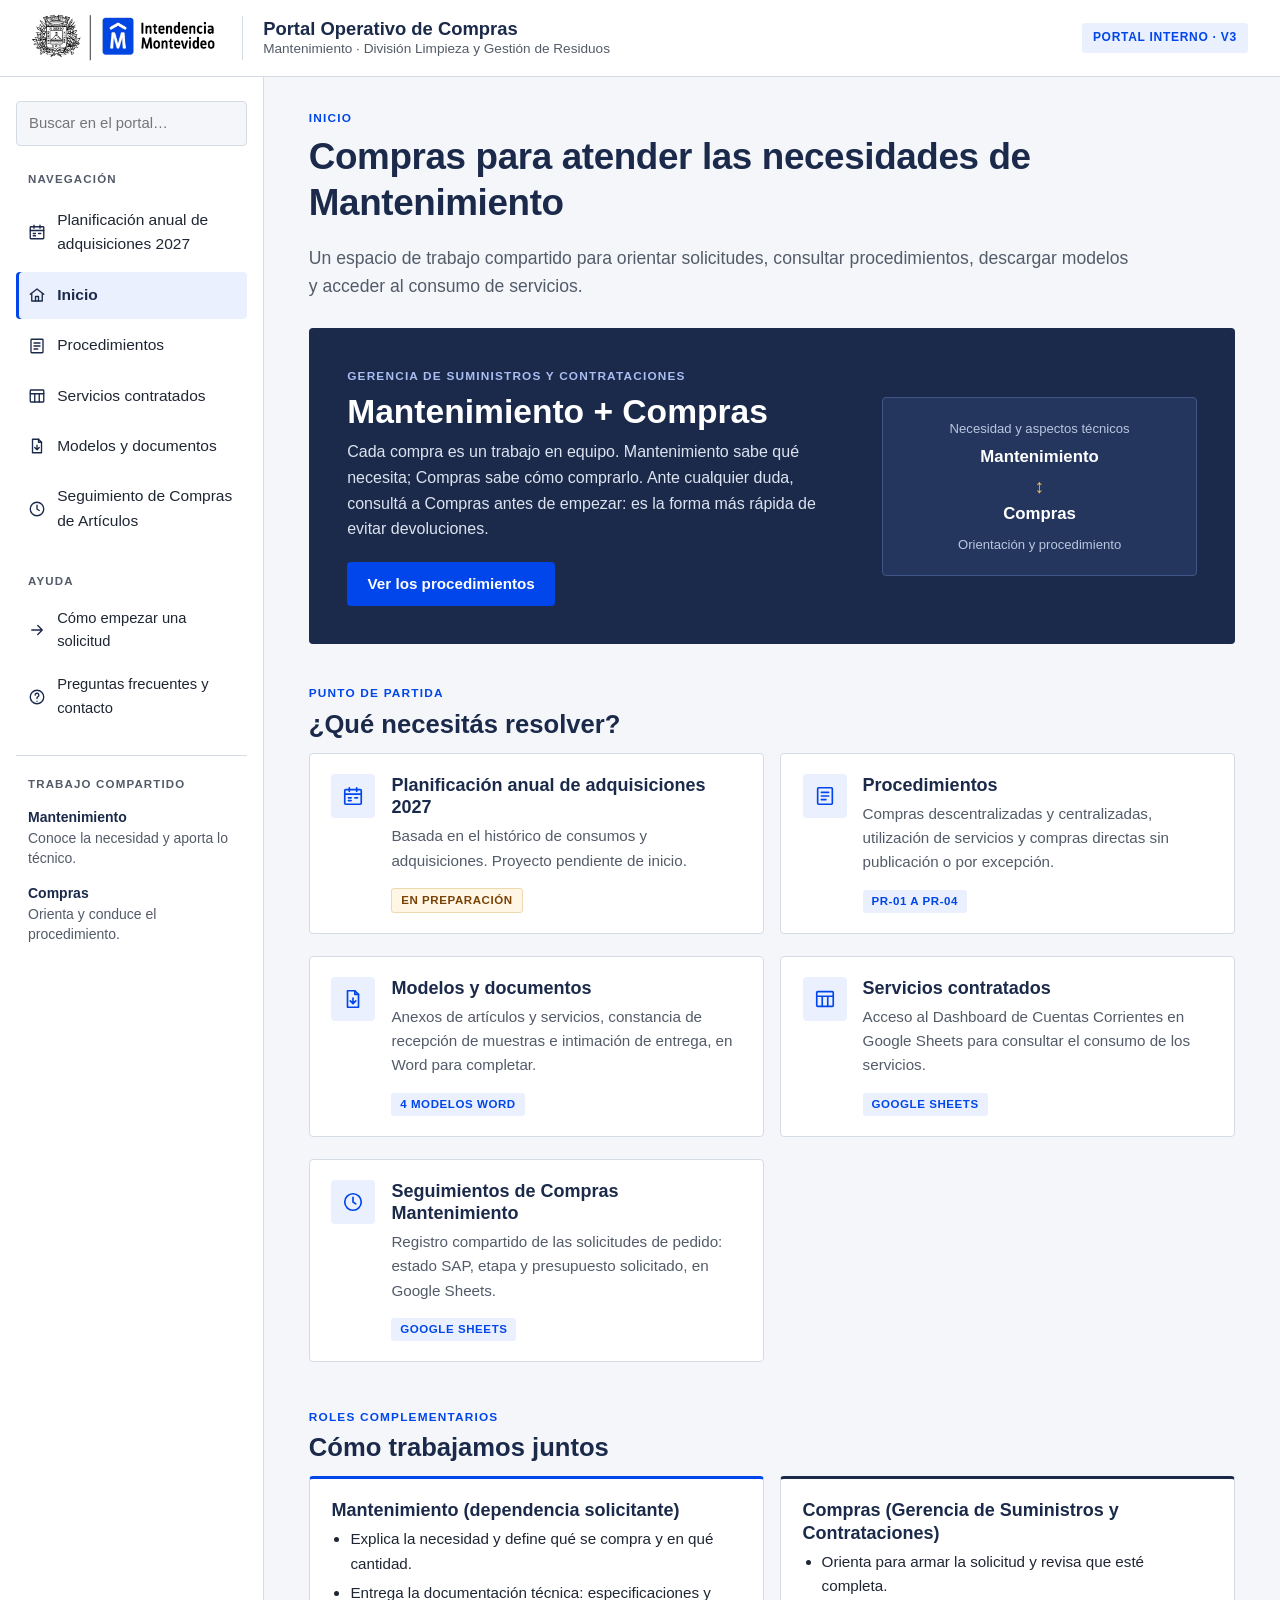
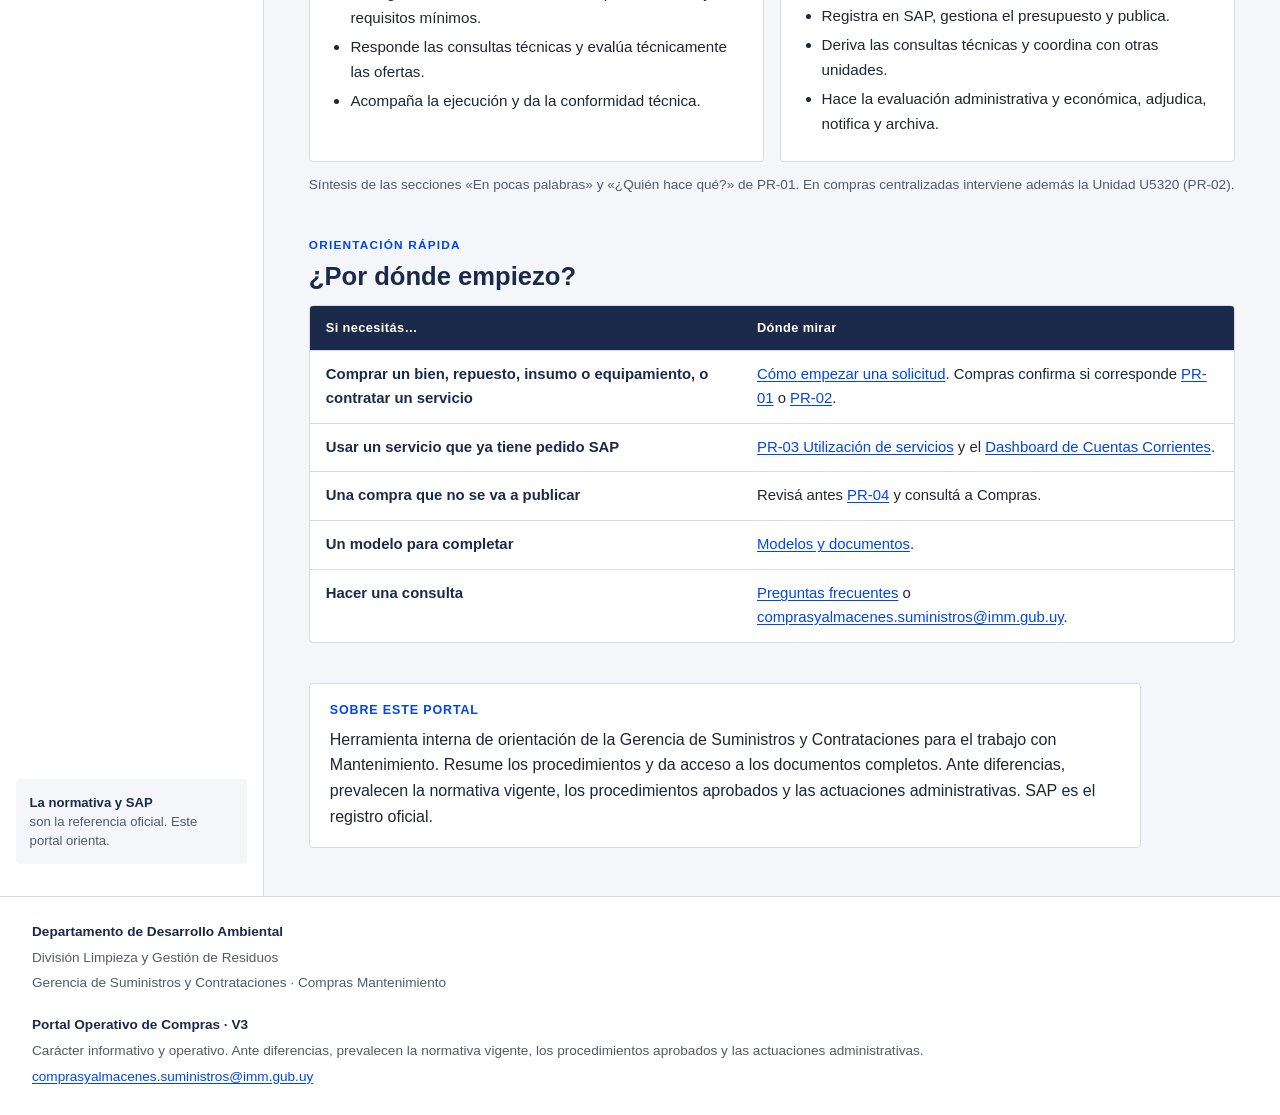
<file: index.html>
<!DOCTYPE html>
<html lang="es-UY">
<head>
  <meta charset="utf-8">
  <meta name="viewport" content="width=device-width, initial-scale=1">
  <title>Portal Operativo de Compras · Mantenimiento</title>
  <meta name="description" content="Portal interno para orientar solicitudes de compra, consultar procedimientos, descargar modelos y acceder al consumo de servicios.">
  <link rel="icon" href="assets/img/logo-im.png">
  <link rel="stylesheet" href="assets/css/styles.css">
</head>
<body>
  <a class="skip-link" href="#contenido">Ir al contenido</a>

  <header class="top">
    <div class="top__inner">
      <!-- EDITAR AQUÍ: logotipo institucional. Reemplazar assets/img/logo-im.png manteniendo el nombre. -->
      <a class="top__logo" href="index.html"><img src="assets/img/logo-im.png" alt="Intendencia de Montevideo" width="640" height="175"></a>
      <span class="top__sep" aria-hidden="true"></span>
      <div class="top__id">
        <a class="top__name" href="index.html">Portal Operativo de Compras</a>
        <span class="top__sub">Mantenimiento · División Limpieza y Gestión de Residuos</span>
      </div>
      <span class="top__tag">Portal interno · <span data-cfg="version">V3</span></span>
      <button class="nav-toggle" type="button" aria-expanded="false" aria-controls="menu"><span class="nav-toggle__bars" aria-hidden="true"></span>Menú</button>
    </div>
  </header>

  <div class="layout">
    <aside class="side" id="menu" aria-label="Menú del portal">
      <form class="search" id="search-form" role="search" autocomplete="off" hidden>
        <label for="search-input">Buscar en el portal</label>
        <input id="search-input" type="search" placeholder="Buscar en el portal…" aria-controls="search-results" aria-expanded="false">
        <ul class="search-results" id="search-results" hidden aria-live="polite"></ul>
      </form>
      <nav class="side-nav" aria-label="Navegación principal">
        <p class="side__label">Navegación</p>
        <ul><li><a href="planificacion.html"><svg viewBox="0 0 24 24" aria-hidden="true" focusable="false"><rect x="3" y="5" width="18" height="16" rx="1"/><path d="M3 10h18M8 3v4M16 3v4"/><path d="M7 14h3M7 17h3M14 14h3"/></svg><span>Planificación anual de adquisiciones 2027</span></a></li><li><a href="index.html" aria-current="page"><svg viewBox="0 0 24 24" aria-hidden="true" focusable="false"><path d="M3 11l9-7 9 7"/><path d="M5 10v10h14V10"/><path d="M10 20v-6h4v6"/></svg><span>Inicio</span></a></li><li><a href="procedimientos.html"><svg viewBox="0 0 24 24" aria-hidden="true" focusable="false"><rect x="4" y="3" width="16" height="18" rx="1"/><path d="M8 8h8M8 12h8M8 16h5"/></svg><span>Procedimientos</span></a></li><li><a href="servicios.html"><svg viewBox="0 0 24 24" aria-hidden="true" focusable="false"><rect x="3" y="4" width="18" height="16" rx="1"/><path d="M3 9h18M9 9v11M15 9v11"/></svg><span>Servicios contratados</span></a></li><li><a href="documentos.html"><svg viewBox="0 0 24 24" aria-hidden="true" focusable="false"><path d="M14 3H6v18h12V7z"/><path d="M14 3v4h4"/><path d="M12 11v6M9 14l3 3 3-3"/></svg><span>Modelos y documentos</span></a></li><li><a href="seguimiento.html"><svg viewBox="0 0 24 24" aria-hidden="true" focusable="false"><circle cx="12" cy="12" r="9"/><path d="M12 7v5l3 2"/></svg><span>Seguimiento de Compras de Artículos</span></a></li></ul>
      </nav>
      <nav class="side-nav side-nav--sec" aria-label="Ayuda">
        <p class="side__label">Ayuda</p>
        <ul><li><a href="como-empezar.html"><svg viewBox="0 0 24 24" aria-hidden="true" focusable="false"><path d="M5 12h14M13 6l6 6-6 6"/></svg><span>Cómo empezar una solicitud</span></a></li><li><a href="preguntas.html"><svg viewBox="0 0 24 24" aria-hidden="true" focusable="false"><circle cx="12" cy="12" r="9"/><path d="M9.5 9.5a2.5 2.5 0 1 1 3.5 2.3c-.6.3-1 .9-1 1.6V14"/><path d="M12 17.5v.01"/></svg><span>Preguntas frecuentes y contacto</span></a></li></ul>
      </nav>
      <div class="side__shared">
        <p class="side__label" style="margin-left:0">Trabajo compartido</p>
        <strong>Mantenimiento</strong>
        <p>Conoce la necesidad y aporta lo técnico.</p>
        <strong>Compras</strong>
        <p>Orienta y conduce el procedimiento.</p>
      </div>
      <div class="side__note"><strong>La normativa y SAP</strong>son la referencia oficial. Este portal orienta.</div>
    </aside>

    <main id="contenido" tabindex="-1">
      <div class="wrap">
        
        <header class="page-head">
          <span class="eyebrow">Inicio</span>
          <h1>Compras para atender las necesidades de Mantenimiento</h1>
          <p class="lead">Un espacio de trabajo compartido para orientar solicitudes, consultar procedimientos, descargar modelos y acceder al consumo de servicios.</p>
        </header>

        <section class="hero" aria-labelledby="hero-t">
          <div>
            <span class="eyebrow">Gerencia de Suministros y Contrataciones</span>
            <h2 id="hero-t">Mantenimiento + Compras</h2>
            <p>Cada compra es un trabajo en equipo. Mantenimiento sabe qué necesita; Compras sabe cómo comprarlo. Ante cualquier duda, consultá a Compras antes de empezar: es la forma más rápida de evitar devoluciones.</p>
            <a class="btn" href="procedimientos.html">Ver los procedimientos</a>
          </div>
          <div class="hero__pair" aria-hidden="true">
            <span>Necesidad y aspectos técnicos</span>
            <strong>Mantenimiento</strong>
            <span class="arrow">&#8597;</span>
            <strong>Compras</strong>
            <span>Orientación y procedimiento</span>
          </div>
        </section>

        <section class="section" aria-labelledby="accesos">
          <span class="eyebrow">Punto de partida</span>
          <h2 id="accesos">¿Qué necesitás resolver?</h2>
          <ul class="grid grid--2" style="list-style:none;padding:0;margin:0">
            <li class="card card--link"><span class="card__icon"><svg viewBox="0 0 24 24" aria-hidden="true" focusable="false"><rect x="3" y="5" width="18" height="16" rx="1"/><path d="M3 10h18M8 3v4M16 3v4"/><path d="M7 14h3M7 17h3M14 14h3"/></svg></span><div class="card__body">
              <h3><a href="planificacion.html">Planificación anual de adquisiciones 2027</a></h3>
              <p>Basada en el histórico de consumos y adquisiciones. Proyecto pendiente de inicio.</p>
              <div class="tags"><span class="pill pill--soon">En preparación</span></div></div></li>
            <li class="card card--link"><span class="card__icon"><svg viewBox="0 0 24 24" aria-hidden="true" focusable="false"><rect x="4" y="3" width="16" height="18" rx="1"/><path d="M8 8h8M8 12h8M8 16h5"/></svg></span><div class="card__body">
              <h3><a href="procedimientos.html">Procedimientos</a></h3>
              <p>Compras descentralizadas y centralizadas, utilización de servicios y compras directas sin publicación o por excepción.</p>
              <div class="tags"><span class="pill">PR-01 a PR-04</span></div></div></li>
            <li class="card card--link"><span class="card__icon"><svg viewBox="0 0 24 24" aria-hidden="true" focusable="false"><path d="M14 3H6v18h12V7z"/><path d="M14 3v4h4"/><path d="M12 11v6M9 14l3 3 3-3"/></svg></span><div class="card__body">
              <h3><a href="documentos.html">Modelos y documentos</a></h3>
              <p>Anexos de artículos y servicios, constancia de recepción de muestras e intimación de entrega, en Word para completar.</p>
              <div class="tags"><span class="pill">4 modelos Word</span></div></div></li>
            <li class="card card--link"><span class="card__icon"><svg viewBox="0 0 24 24" aria-hidden="true" focusable="false"><rect x="3" y="4" width="18" height="16" rx="1"/><path d="M3 9h18M9 9v11M15 9v11"/></svg></span><div class="card__body">
              <h3><a href="servicios.html">Servicios contratados</a></h3>
              <p>Acceso al Dashboard de Cuentas Corrientes en Google Sheets para consultar el consumo de los servicios.</p>
              <div class="tags"><span class="pill">Google Sheets</span></div></div></li>
            <li class="card card--link"><span class="card__icon"><svg viewBox="0 0 24 24" aria-hidden="true" focusable="false"><circle cx="12" cy="12" r="9"/><path d="M12 7v5l3 2"/></svg></span><div class="card__body">
              <h3><a href="seguimiento.html">Seguimientos de Compras Mantenimiento</a></h3>
              <p>Registro compartido de las solicitudes de pedido: estado SAP, etapa y presupuesto solicitado, en Google Sheets.</p>
              <div class="tags"><span class="pill">Google Sheets</span></div></div></li>
          </ul>
        </section>

        <section class="section" aria-labelledby="juntos">
          <span class="eyebrow">Roles complementarios</span>
          <h2 id="juntos">Cómo trabajamos juntos</h2>
          <div class="grid grid--2">
            <div class="card role role--dep">
              <h3>Mantenimiento (dependencia solicitante)</h3>
              <ul>
                <li>Explica la necesidad y define qué se compra y en qué cantidad.</li>
                <li>Entrega la documentación técnica: especificaciones y requisitos mínimos.</li>
                <li>Responde las consultas técnicas y evalúa técnicamente las ofertas.</li>
                <li>Acompaña la ejecución y da la conformidad técnica.</li>
              </ul>
            </div>
            <div class="card role role--compras">
              <h3>Compras (Gerencia de Suministros y Contrataciones)</h3>
              <ul>
                <li>Orienta para armar la solicitud y revisa que esté completa.</li>
                <li>Registra en SAP, gestiona el presupuesto y publica.</li>
                <li>Deriva las consultas técnicas y coordina con otras unidades.</li>
                <li>Hace la evaluación administrativa y económica, adjudica, notifica y archiva.</li>
              </ul>
            </div>
          </div>
          <p class="small" style="margin-top:.75rem">Síntesis de las secciones «En pocas palabras» y «¿Quién hace qué?» de PR-01. En compras centralizadas interviene además la Unidad U5320 (PR-02).</p>
        </section>

        <section class="section" id="por-donde" aria-labelledby="por-donde-t">
          <span class="eyebrow">Orientación rápida</span>
          <h2 id="por-donde-t">¿Por dónde empiezo?</h2>
          <div class="table-wrap">
            <table class="stack">
              <thead><tr><th scope="col">Si necesitás…</th><th scope="col">Dónde mirar</th></tr></thead>
              <tbody>
                <tr><th scope="row">Comprar un bien, repuesto, insumo o equipamiento, o contratar un servicio</th><td data-label="Dónde mirar"><a href="como-empezar.html">Cómo empezar una solicitud</a>. Compras confirma si corresponde <a href="pr-01.html">PR-01</a> o <a href="pr-02.html">PR-02</a>.</td></tr>
                <tr><th scope="row">Usar un servicio que ya tiene pedido SAP</th><td data-label="Dónde mirar"><a href="pr-03.html">PR-03 Utilización de servicios</a> y el <a href="servicios.html">Dashboard de Cuentas Corrientes</a>.</td></tr>
                <tr><th scope="row">Una compra que no se va a publicar</th><td data-label="Dónde mirar">Revisá antes <a href="pr-04.html">PR-04</a> y consultá a Compras.</td></tr>
                <tr><th scope="row">Un modelo para completar</th><td data-label="Dónde mirar"><a href="documentos.html#modelos">Modelos y documentos</a>.</td></tr>
                <tr><th scope="row">Hacer una consulta</th><td data-label="Dónde mirar"><a href="preguntas.html">Preguntas frecuentes</a> o <a href="mailto:comprasyalmacenes.suministros@imm.gub.uy">comprasyalmacenes.suministros@imm.gub.uy</a>.</td></tr>
              </tbody>
            </table>
          </div>
        </section>

        <section class="section" aria-labelledby="sobre">
          <div class="note note--plain measure">
            <span class="note__title" id="sobre">Sobre este portal</span>
            <p>Herramienta interna de orientación de la Gerencia de Suministros y Contrataciones para el trabajo con Mantenimiento. Resume los procedimientos y da acceso a los documentos completos. Ante diferencias, prevalecen la normativa vigente, los procedimientos aprobados y las actuaciones administrativas. SAP es el registro oficial.</p>
          </div>
        </section>
      </div>
    </main>
  </div>

  <footer class="foot">
    <div>
      <p><strong>Departamento de Desarrollo Ambiental</strong></p>
      <p>División Limpieza y Gestión de Residuos</p>
      <p>Gerencia de Suministros y Contrataciones · Compras Mantenimiento</p>
    </div>
    <div>
      <p><strong>Portal Operativo de Compras · <span data-cfg="version">V3</span></strong></p>
      <p>Carácter informativo y operativo. Ante diferencias, prevalecen la normativa vigente, los procedimientos aprobados y las actuaciones administrativas.</p>
      <p><a href="mailto:comprasyalmacenes.suministros@imm.gub.uy">comprasyalmacenes.suministros@imm.gub.uy</a></p>
    </div>
  </footer>

  <script src="assets/js/app.js"></script>
</body>
</html>
</file>
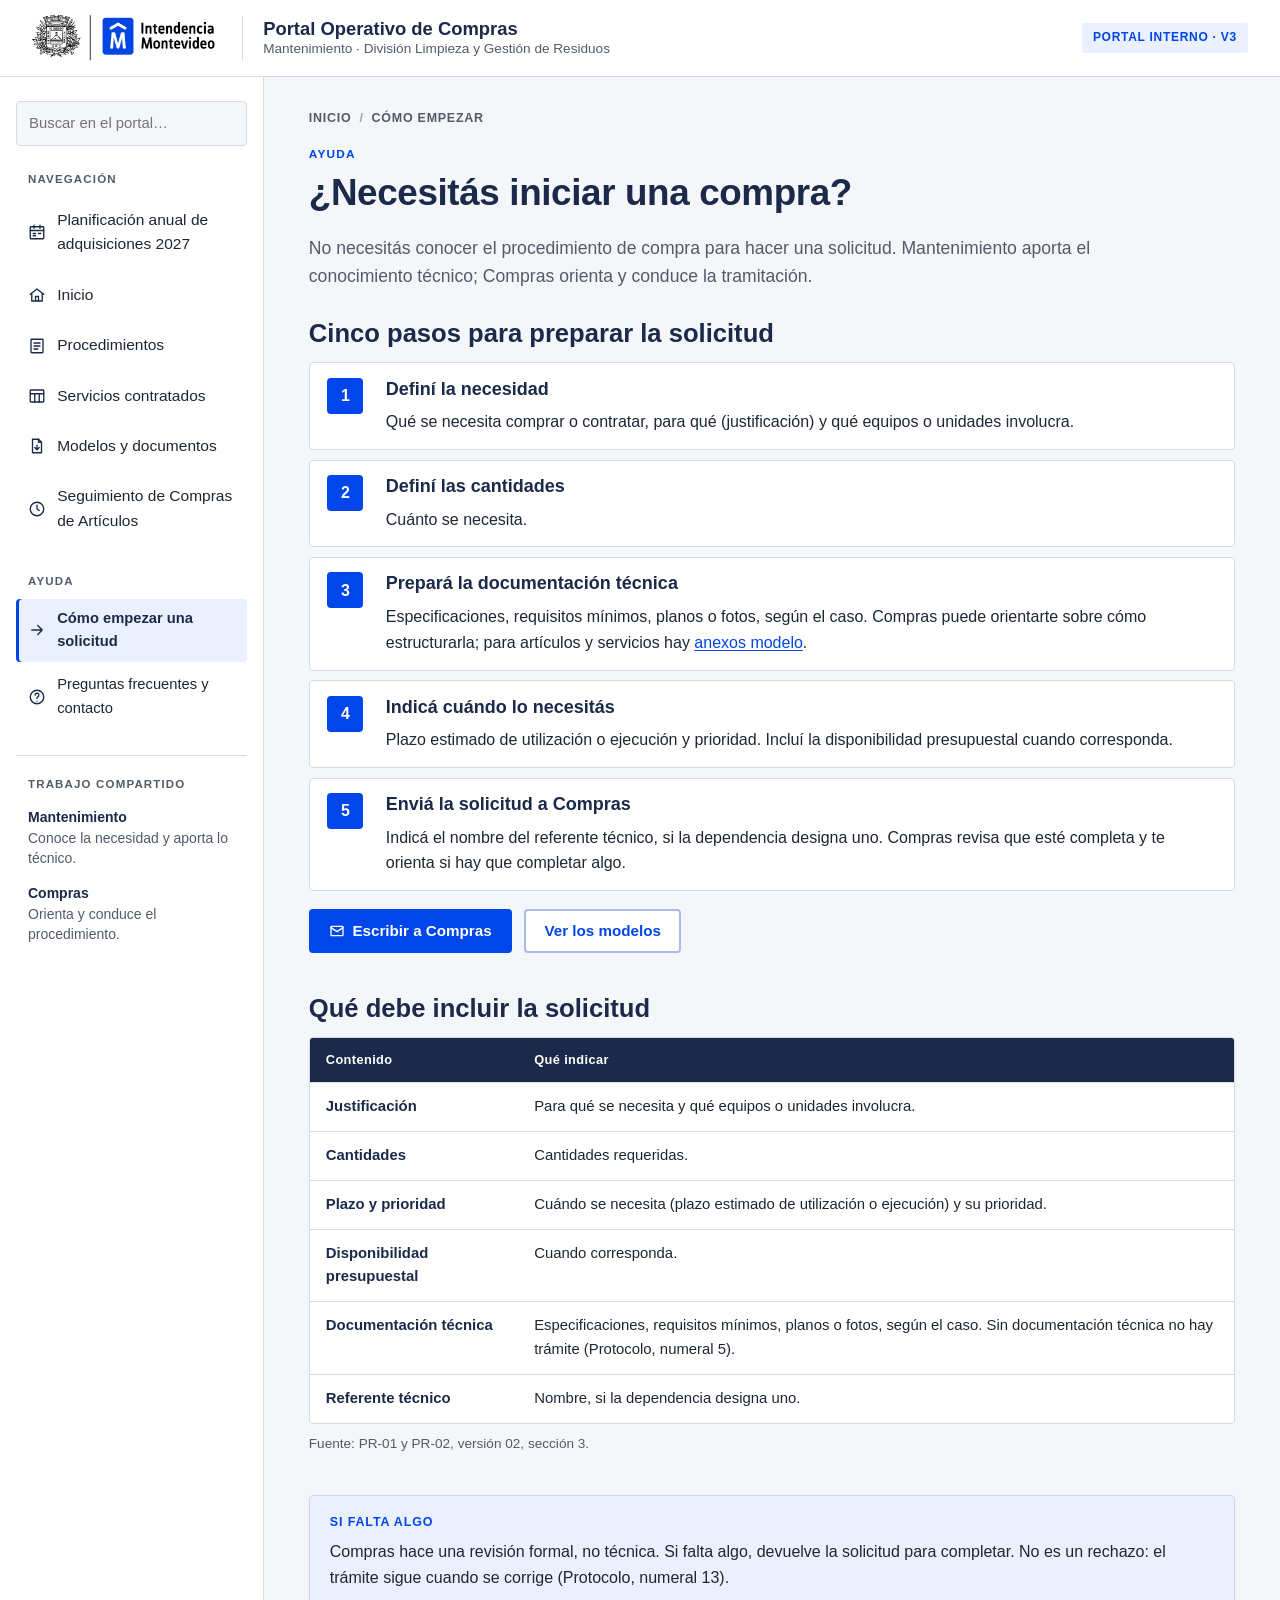
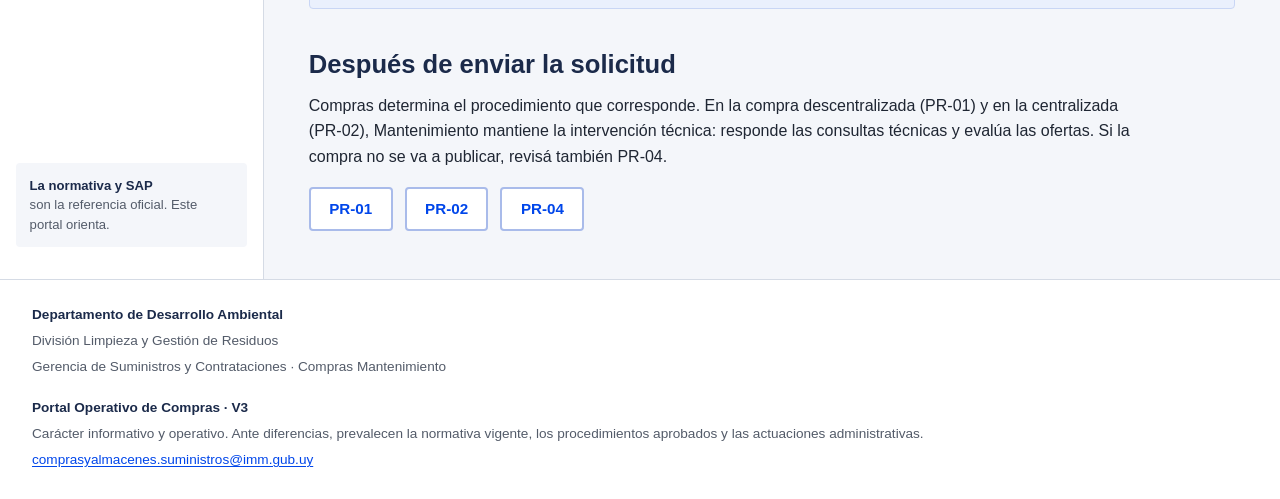
<file: como-empezar.html>
<!DOCTYPE html>
<html lang="es-UY">
<head>
  <meta charset="utf-8">
  <meta name="viewport" content="width=device-width, initial-scale=1">
  <title>Cómo empezar una solicitud · Portal Operativo de Compras</title>
  <meta name="description" content="Cómo preparar y presentar una solicitud de compra a Compras.">
  <link rel="icon" href="assets/img/logo-im.png">
  <link rel="stylesheet" href="assets/css/styles.css">
</head>
<body>
  <a class="skip-link" href="#contenido">Ir al contenido</a>

  <header class="top">
    <div class="top__inner">
      <!-- EDITAR AQUÍ: logotipo institucional. Reemplazar assets/img/logo-im.png manteniendo el nombre. -->
      <a class="top__logo" href="index.html"><img src="assets/img/logo-im.png" alt="Intendencia de Montevideo" width="640" height="175"></a>
      <span class="top__sep" aria-hidden="true"></span>
      <div class="top__id">
        <a class="top__name" href="index.html">Portal Operativo de Compras</a>
        <span class="top__sub">Mantenimiento · División Limpieza y Gestión de Residuos</span>
      </div>
      <span class="top__tag">Portal interno · <span data-cfg="version">V3</span></span>
      <button class="nav-toggle" type="button" aria-expanded="false" aria-controls="menu"><span class="nav-toggle__bars" aria-hidden="true"></span>Menú</button>
    </div>
  </header>

  <div class="layout">
    <aside class="side" id="menu" aria-label="Menú del portal">
      <form class="search" id="search-form" role="search" autocomplete="off" hidden>
        <label for="search-input">Buscar en el portal</label>
        <input id="search-input" type="search" placeholder="Buscar en el portal…" aria-controls="search-results" aria-expanded="false">
        <ul class="search-results" id="search-results" hidden aria-live="polite"></ul>
      </form>
      <nav class="side-nav" aria-label="Navegación principal">
        <p class="side__label">Navegación</p>
        <ul><li><a href="planificacion.html"><svg viewBox="0 0 24 24" aria-hidden="true" focusable="false"><rect x="3" y="5" width="18" height="16" rx="1"/><path d="M3 10h18M8 3v4M16 3v4"/><path d="M7 14h3M7 17h3M14 14h3"/></svg><span>Planificación anual de adquisiciones 2027</span></a></li><li><a href="index.html"><svg viewBox="0 0 24 24" aria-hidden="true" focusable="false"><path d="M3 11l9-7 9 7"/><path d="M5 10v10h14V10"/><path d="M10 20v-6h4v6"/></svg><span>Inicio</span></a></li><li><a href="procedimientos.html"><svg viewBox="0 0 24 24" aria-hidden="true" focusable="false"><rect x="4" y="3" width="16" height="18" rx="1"/><path d="M8 8h8M8 12h8M8 16h5"/></svg><span>Procedimientos</span></a></li><li><a href="servicios.html"><svg viewBox="0 0 24 24" aria-hidden="true" focusable="false"><rect x="3" y="4" width="18" height="16" rx="1"/><path d="M3 9h18M9 9v11M15 9v11"/></svg><span>Servicios contratados</span></a></li><li><a href="documentos.html"><svg viewBox="0 0 24 24" aria-hidden="true" focusable="false"><path d="M14 3H6v18h12V7z"/><path d="M14 3v4h4"/><path d="M12 11v6M9 14l3 3 3-3"/></svg><span>Modelos y documentos</span></a></li><li><a href="seguimiento.html"><svg viewBox="0 0 24 24" aria-hidden="true" focusable="false"><circle cx="12" cy="12" r="9"/><path d="M12 7v5l3 2"/></svg><span>Seguimiento de Compras de Artículos</span></a></li></ul>
      </nav>
      <nav class="side-nav side-nav--sec" aria-label="Ayuda">
        <p class="side__label">Ayuda</p>
        <ul><li><a href="como-empezar.html" aria-current="page"><svg viewBox="0 0 24 24" aria-hidden="true" focusable="false"><path d="M5 12h14M13 6l6 6-6 6"/></svg><span>Cómo empezar una solicitud</span></a></li><li><a href="preguntas.html"><svg viewBox="0 0 24 24" aria-hidden="true" focusable="false"><circle cx="12" cy="12" r="9"/><path d="M9.5 9.5a2.5 2.5 0 1 1 3.5 2.3c-.6.3-1 .9-1 1.6V14"/><path d="M12 17.5v.01"/></svg><span>Preguntas frecuentes y contacto</span></a></li></ul>
      </nav>
      <div class="side__shared">
        <p class="side__label" style="margin-left:0">Trabajo compartido</p>
        <strong>Mantenimiento</strong>
        <p>Conoce la necesidad y aporta lo técnico.</p>
        <strong>Compras</strong>
        <p>Orienta y conduce el procedimiento.</p>
      </div>
      <div class="side__note"><strong>La normativa y SAP</strong>son la referencia oficial. Este portal orienta.</div>
    </aside>

    <main id="contenido" tabindex="-1">
      <div class="wrap">
        <nav aria-label="Ruta de navegación"><ol class="crumbs"><li><a href="index.html">Inicio</a></li><li aria-current="page">Cómo empezar</li></ol></nav>
        <header class="page-head">
          <span class="eyebrow">Ayuda</span>
          <h1>¿Necesitás iniciar una compra?</h1>
          <p class="lead">No necesitás conocer el procedimiento de compra para hacer una solicitud. Mantenimiento aporta el conocimiento técnico; Compras orienta y conduce la tramitación.</p>
        </header>

        <section class="section" style="margin-top:0" aria-labelledby="cinco">
          <h2 id="cinco">Cinco pasos para preparar la solicitud</h2>
          <ol class="steps">
            <li class="step step--dep"><span class="step__n" aria-hidden="true">1</span><div><h3>Definí la necesidad</h3><p>Qué se necesita comprar o contratar, para qué (justificación) y qué equipos o unidades involucra.</p></div></li>
            <li class="step step--dep"><span class="step__n" aria-hidden="true">2</span><div><h3>Definí las cantidades</h3><p>Cuánto se necesita.</p></div></li>
            <li class="step step--dep"><span class="step__n" aria-hidden="true">3</span><div><h3>Prepará la documentación técnica</h3><p>Especificaciones, requisitos mínimos, planos o fotos, según el caso. Compras puede orientarte sobre cómo estructurarla; para artículos y servicios hay <a href="documentos.html#modelos">anexos modelo</a>.</p></div></li>
            <li class="step step--dep"><span class="step__n" aria-hidden="true">4</span><div><h3>Indicá cuándo lo necesitás</h3><p>Plazo estimado de utilización o ejecución y prioridad. Incluí la disponibilidad presupuestal cuando corresponda.</p></div></li>
            <li class="step step--dep"><span class="step__n" aria-hidden="true">5</span><div><h3>Enviá la solicitud a Compras</h3><p>Indicá el nombre del referente técnico, si la dependencia designa uno. Compras revisa que esté completa y te orienta si hay que completar algo.</p></div></li>
          </ol>
          <div class="btn-row"><a class="btn" href="mailto:comprasyalmacenes.suministros@imm.gub.uy?subject=Solicitud%20de%20compra"><svg viewBox="0 0 24 24" aria-hidden="true" focusable="false"><rect x="3" y="5" width="18" height="14" rx="1"/><path d="M3 7l9 6 9-6"/></svg>Escribir a Compras</a><a class="btn btn--sec" href="documentos.html#modelos">Ver los modelos</a></div>
        </section>

        <section class="section" aria-labelledby="contenido-t">
          <h2 id="contenido-t">Qué debe incluir la solicitud</h2>
          <div class="table-wrap"><table class="stack">
            <thead><tr><th scope="col">Contenido</th><th scope="col">Qué indicar</th></tr></thead>
            <tbody>
              <tr><th scope="row">Justificación</th><td data-label="Qué indicar">Para qué se necesita y qué equipos o unidades involucra.</td></tr>
              <tr><th scope="row">Cantidades</th><td data-label="Qué indicar">Cantidades requeridas.</td></tr>
              <tr><th scope="row">Plazo y prioridad</th><td data-label="Qué indicar">Cuándo se necesita (plazo estimado de utilización o ejecución) y su prioridad.</td></tr>
              <tr><th scope="row">Disponibilidad presupuestal</th><td data-label="Qué indicar">Cuando corresponda.</td></tr>
              <tr><th scope="row">Documentación técnica</th><td data-label="Qué indicar">Especificaciones, requisitos mínimos, planos o fotos, según el caso. Sin documentación técnica no hay trámite (Protocolo, numeral 5).</td></tr>
              <tr><th scope="row">Referente técnico</th><td data-label="Qué indicar">Nombre, si la dependencia designa uno.</td></tr>
            </tbody></table></div>
          <p class="small" style="margin-top:.6rem">Fuente: PR-01 y PR-02, versión 02, sección 3.</p>
        </section>

        <section class="section" aria-labelledby="falta">
          <div class="note">
            <span class="note__title" id="falta">Si falta algo</span>
            <p>Compras hace una revisión formal, no técnica. Si falta algo, devuelve la solicitud para completar. No es un rechazo: el trámite sigue cuando se corrige (Protocolo, numeral 13).</p>
          </div>
        </section>

        <section class="section" aria-labelledby="despues">
          <h2 id="despues">Después de enviar la solicitud</h2>
          <p class="measure">Compras determina el procedimiento que corresponde. En la compra descentralizada (PR-01) y en la centralizada (PR-02), Mantenimiento mantiene la intervención técnica: responde las consultas técnicas y evalúa las ofertas. Si la compra no se va a publicar, revisá también PR-04.</p>
          <div class="btn-row"><a class="btn btn--sec" href="pr-01.html">PR-01</a><a class="btn btn--sec" href="pr-02.html">PR-02</a><a class="btn btn--sec" href="pr-04.html">PR-04</a></div>
        </section>
      </div>
    </main>
  </div>

  <footer class="foot">
    <div>
      <p><strong>Departamento de Desarrollo Ambiental</strong></p>
      <p>División Limpieza y Gestión de Residuos</p>
      <p>Gerencia de Suministros y Contrataciones · Compras Mantenimiento</p>
    </div>
    <div>
      <p><strong>Portal Operativo de Compras · <span data-cfg="version">V3</span></strong></p>
      <p>Carácter informativo y operativo. Ante diferencias, prevalecen la normativa vigente, los procedimientos aprobados y las actuaciones administrativas.</p>
      <p><a href="mailto:comprasyalmacenes.suministros@imm.gub.uy">comprasyalmacenes.suministros@imm.gub.uy</a></p>
    </div>
  </footer>

  <script src="assets/js/app.js"></script>
</body>
</html>
</file>
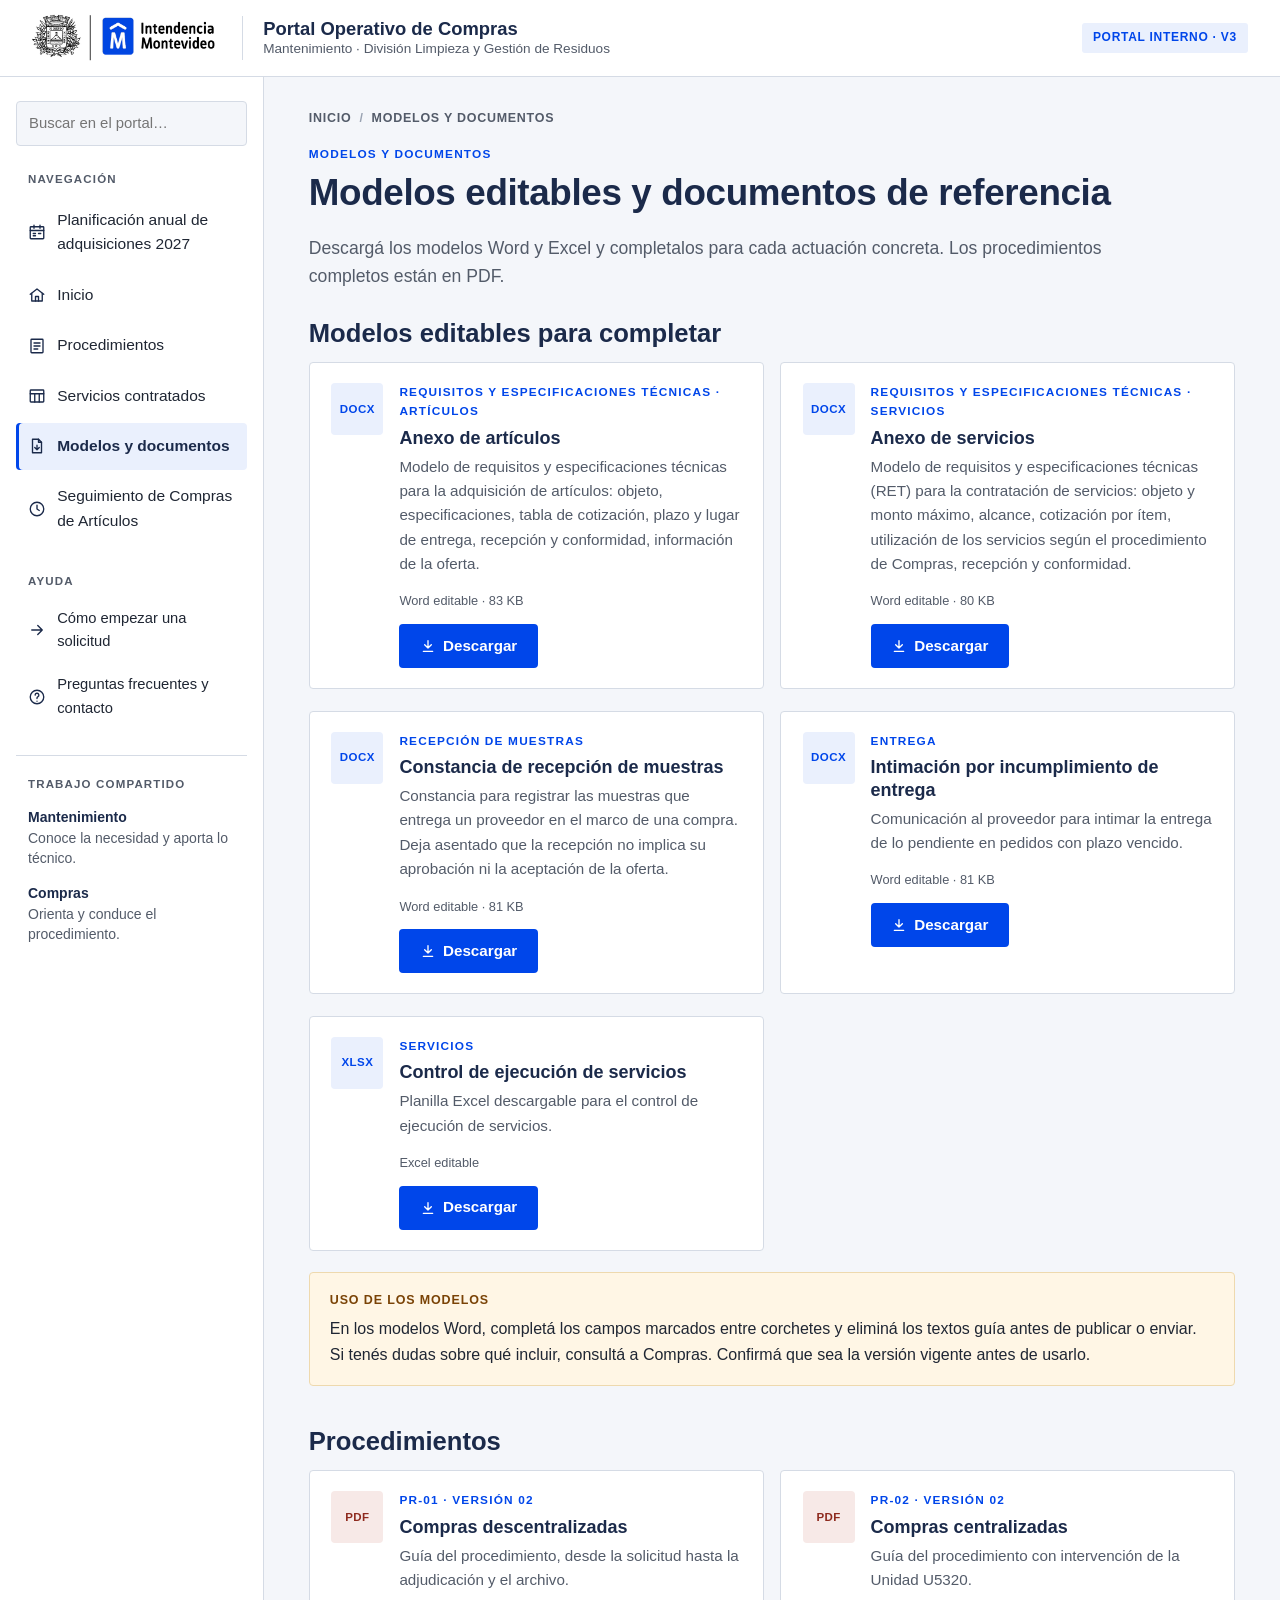
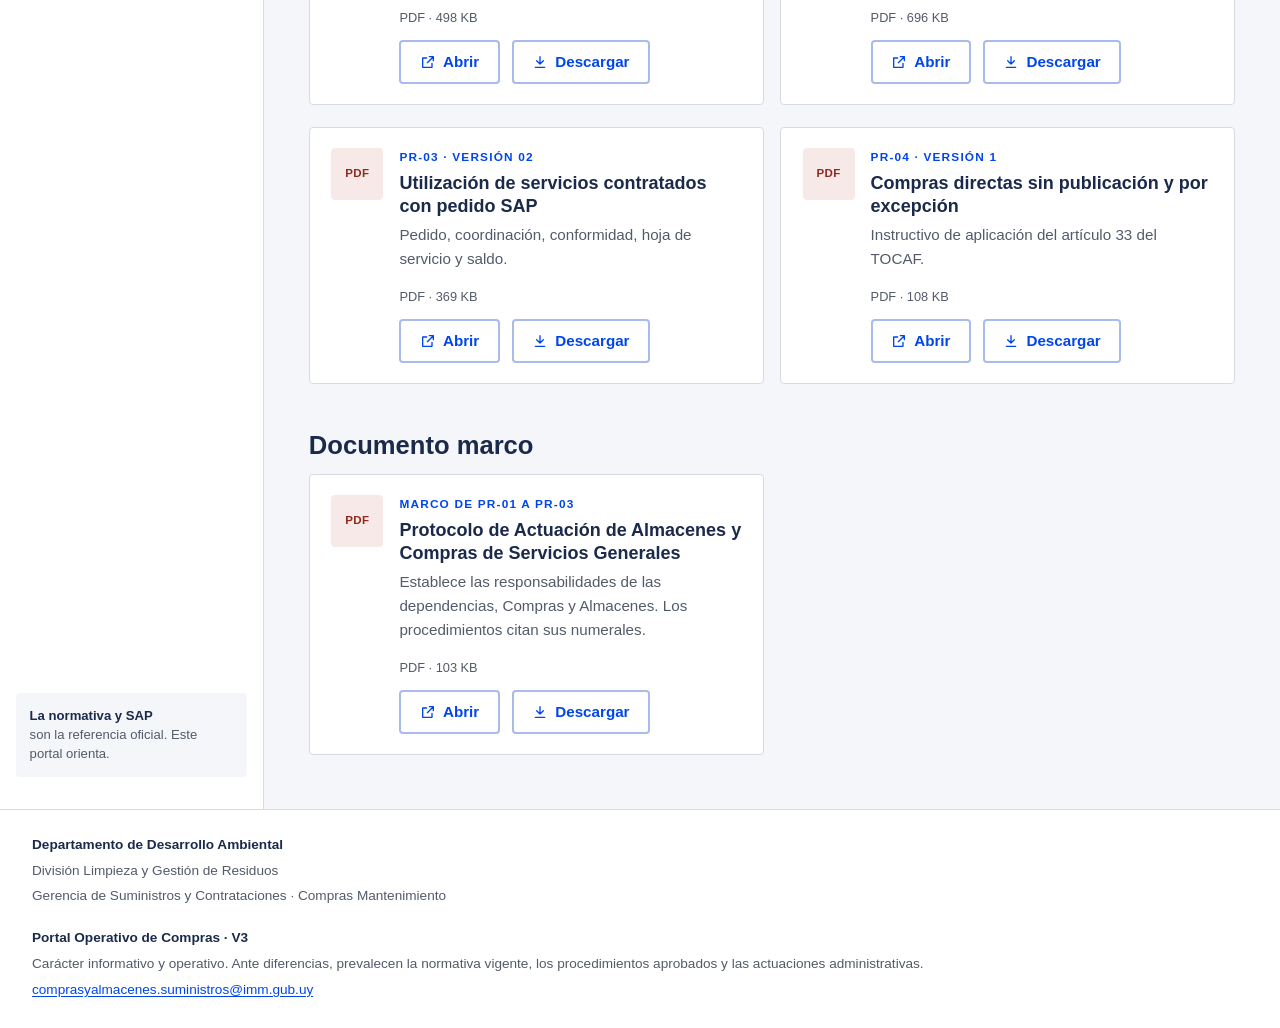
<file: documentos.html>
<!DOCTYPE html>
<html lang="es-UY">
<head>
  <meta charset="utf-8">
  <meta name="viewport" content="width=device-width, initial-scale=1">
  <title>Modelos y documentos · Portal Operativo de Compras</title>
  <meta name="description" content="Modelos Word y Excel editables y documentos PDF de los procedimientos de compra.">
  <link rel="icon" href="assets/img/logo-im.png">
  <link rel="stylesheet" href="assets/css/styles.css">
</head>
<body>
  <a class="skip-link" href="#contenido">Ir al contenido</a>

  <header class="top">
    <div class="top__inner">
      <!-- EDITAR AQUÍ: logotipo institucional. Reemplazar assets/img/logo-im.png manteniendo el nombre. -->
      <a class="top__logo" href="index.html"><img src="assets/img/logo-im.png" alt="Intendencia de Montevideo" width="640" height="175"></a>
      <span class="top__sep" aria-hidden="true"></span>
      <div class="top__id">
        <a class="top__name" href="index.html">Portal Operativo de Compras</a>
        <span class="top__sub">Mantenimiento · División Limpieza y Gestión de Residuos</span>
      </div>
      <span class="top__tag">Portal interno · <span data-cfg="version">V3</span></span>
      <button class="nav-toggle" type="button" aria-expanded="false" aria-controls="menu"><span class="nav-toggle__bars" aria-hidden="true"></span>Menú</button>
    </div>
  </header>

  <div class="layout">
    <aside class="side" id="menu" aria-label="Menú del portal">
      <form class="search" id="search-form" role="search" autocomplete="off" hidden>
        <label for="search-input">Buscar en el portal</label>
        <input id="search-input" type="search" placeholder="Buscar en el portal…" aria-controls="search-results" aria-expanded="false">
        <ul class="search-results" id="search-results" hidden aria-live="polite"></ul>
      </form>
      <nav class="side-nav" aria-label="Navegación principal">
        <p class="side__label">Navegación</p>
        <ul><li><a href="planificacion.html"><svg viewBox="0 0 24 24" aria-hidden="true" focusable="false"><rect x="3" y="5" width="18" height="16" rx="1"/><path d="M3 10h18M8 3v4M16 3v4"/><path d="M7 14h3M7 17h3M14 14h3"/></svg><span>Planificación anual de adquisiciones 2027</span></a></li><li><a href="index.html"><svg viewBox="0 0 24 24" aria-hidden="true" focusable="false"><path d="M3 11l9-7 9 7"/><path d="M5 10v10h14V10"/><path d="M10 20v-6h4v6"/></svg><span>Inicio</span></a></li><li><a href="procedimientos.html"><svg viewBox="0 0 24 24" aria-hidden="true" focusable="false"><rect x="4" y="3" width="16" height="18" rx="1"/><path d="M8 8h8M8 12h8M8 16h5"/></svg><span>Procedimientos</span></a></li><li><a href="servicios.html"><svg viewBox="0 0 24 24" aria-hidden="true" focusable="false"><rect x="3" y="4" width="18" height="16" rx="1"/><path d="M3 9h18M9 9v11M15 9v11"/></svg><span>Servicios contratados</span></a></li><li><a href="documentos.html" aria-current="page"><svg viewBox="0 0 24 24" aria-hidden="true" focusable="false"><path d="M14 3H6v18h12V7z"/><path d="M14 3v4h4"/><path d="M12 11v6M9 14l3 3 3-3"/></svg><span>Modelos y documentos</span></a></li><li><a href="seguimiento.html"><svg viewBox="0 0 24 24" aria-hidden="true" focusable="false"><circle cx="12" cy="12" r="9"/><path d="M12 7v5l3 2"/></svg><span>Seguimiento de Compras de Artículos</span></a></li></ul>
      </nav>
      <nav class="side-nav side-nav--sec" aria-label="Ayuda">
        <p class="side__label">Ayuda</p>
        <ul><li><a href="como-empezar.html"><svg viewBox="0 0 24 24" aria-hidden="true" focusable="false"><path d="M5 12h14M13 6l6 6-6 6"/></svg><span>Cómo empezar una solicitud</span></a></li><li><a href="preguntas.html"><svg viewBox="0 0 24 24" aria-hidden="true" focusable="false"><circle cx="12" cy="12" r="9"/><path d="M9.5 9.5a2.5 2.5 0 1 1 3.5 2.3c-.6.3-1 .9-1 1.6V14"/><path d="M12 17.5v.01"/></svg><span>Preguntas frecuentes y contacto</span></a></li></ul>
      </nav>
      <div class="side__shared">
        <p class="side__label" style="margin-left:0">Trabajo compartido</p>
        <strong>Mantenimiento</strong>
        <p>Conoce la necesidad y aporta lo técnico.</p>
        <strong>Compras</strong>
        <p>Orienta y conduce el procedimiento.</p>
      </div>
      <div class="side__note"><strong>La normativa y SAP</strong>son la referencia oficial. Este portal orienta.</div>
    </aside>

    <main id="contenido" tabindex="-1">
      <div class="wrap">
        <nav aria-label="Ruta de navegación"><ol class="crumbs"><li><a href="index.html">Inicio</a></li><li aria-current="page">Modelos y documentos</li></ol></nav>
        <header class="page-head">
          <span class="eyebrow">Modelos y documentos</span>
          <h1>Modelos editables y documentos de referencia</h1>
          <p class="lead">Descargá los modelos Word y Excel y completalos para cada actuación concreta. Los procedimientos completos están en PDF.</p>
        </header>

        <section class="section" id="modelos" aria-labelledby="mod-t" style="margin-top:0">
          <h2 id="mod-t">Modelos editables para completar</h2>
          <ul class="grid grid--2" style="list-style:none;padding:0;margin:0">
            <li class="card doc"><span class="doc__type" aria-hidden="true">DOCX</span><div>
              <span class="eyebrow">Requisitos y especificaciones técnicas · Artículos</span>
              <h3>Anexo de artículos</h3>
              <p>Modelo de requisitos y especificaciones técnicas para la adquisición de artículos: objeto, especificaciones, tabla de cotización, plazo y lugar de entrega, recepción y conformidad, información de la oferta.</p>
              <p class="meta">Word editable · 83 KB</p>
              <div class="btn-row"><a class="btn" href="documentos/modelos/Anexo-Articulos_modelo.docx" download><svg viewBox="0 0 24 24" aria-hidden="true" focusable="false"><path d="M12 4v11M7 10l5 5 5-5M5 20h14"/></svg>Descargar<span class="sr-only"> Anexo de artículos</span></a></div></div></li><li class="card doc"><span class="doc__type" aria-hidden="true">DOCX</span><div>
              <span class="eyebrow">Requisitos y especificaciones técnicas · Servicios</span>
              <h3>Anexo de servicios</h3>
              <p>Modelo de requisitos y especificaciones técnicas (RET) para la contratación de servicios: objeto y monto máximo, alcance, cotización por ítem, utilización de los servicios según el procedimiento de Compras, recepción y conformidad.</p>
              <p class="meta">Word editable · 80 KB</p>
              <div class="btn-row"><a class="btn" href="documentos/modelos/Anexo-Servicios.docx" download><svg viewBox="0 0 24 24" aria-hidden="true" focusable="false"><path d="M12 4v11M7 10l5 5 5-5M5 20h14"/></svg>Descargar<span class="sr-only"> Anexo de servicios</span></a></div></div></li><li class="card doc"><span class="doc__type" aria-hidden="true">DOCX</span><div>
              <span class="eyebrow">Recepción de muestras</span>
              <h3>Constancia de recepción de muestras</h3>
              <p>Constancia para registrar las muestras que entrega un proveedor en el marco de una compra. Deja asentado que la recepción no implica su aprobación ni la aceptación de la oferta.</p>
              <p class="meta">Word editable · 81 KB</p>
              <div class="btn-row"><a class="btn" href="documentos/modelos/Modelo_Constancia_recepcion_muestras.docx" download><svg viewBox="0 0 24 24" aria-hidden="true" focusable="false"><path d="M12 4v11M7 10l5 5 5-5M5 20h14"/></svg>Descargar<span class="sr-only"> Constancia de recepción de muestras</span></a></div></div></li><li class="card doc"><span class="doc__type" aria-hidden="true">DOCX</span><div>
              <span class="eyebrow">Entrega</span>
              <h3>Intimación por incumplimiento de entrega</h3>
              <p>Comunicación al proveedor para intimar la entrega de lo pendiente en pedidos con plazo vencido.</p>
              <p class="meta">Word editable · 81 KB</p>
              <div class="btn-row"><a class="btn" href="documentos/modelos/Modelo_Intimacion_entrega.docx" download><svg viewBox="0 0 24 24" aria-hidden="true" focusable="false"><path d="M12 4v11M7 10l5 5 5-5M5 20h14"/></svg>Descargar<span class="sr-only"> Intimación por incumplimiento de entrega</span></a></div></div></li>

            <li class="card doc"><span class="doc__type" aria-hidden="true">XLSX</span><div>
              <span class="eyebrow">Servicios</span>
              <h3>Control de ejecución de servicios</h3>
              <p>Planilla Excel descargable para el control de ejecución de servicios.</p>
              <p class="meta">Excel editable</p>
              <div class="btn-row"><a class="btn" href="documentos/modelos/Control_Ejecucion_Servicios.xlsx" download><svg viewBox="0 0 24 24" aria-hidden="true" focusable="false"><path d="M12 4v11M7 10l5 5 5-5M5 20h14"/></svg>Descargar<span class="sr-only"> Control de ejecución de servicios</span></a></div>
            </div></li>
          </ul>
          <div class="note note--warn" style="margin-top:1rem">
            <span class="note__title">Uso de los modelos</span>
            <p>En los modelos Word, completá los campos marcados entre corchetes y eliminá los textos guía antes de publicar o enviar. Si tenés dudas sobre qué incluir, consultá a Compras. Confirmá que sea la versión vigente antes de usarlo.</p>
          </div>
        </section>

        <section class="section" id="procedimientos" aria-labelledby="proc-t">
          <h2 id="proc-t">Procedimientos</h2>
          <ul class="grid grid--2" style="list-style:none;padding:0;margin:0">
            <li class="card doc"><span class="doc__type doc__type--pdf" aria-hidden="true">PDF</span><div>
              <span class="eyebrow">PR-01 · Versión 02</span>
              <h3>Compras descentralizadas</h3>
              <p>Guía del procedimiento, desde la solicitud hasta la adjudicación y el archivo.</p>
              <p class="meta">PDF · 498 KB</p>
              <div class="btn-row"><a class="btn btn--sec" href="documentos/procedimientos/PR-01_Compras_descentralizadas.pdf" target="_blank" rel="noopener"><svg viewBox="0 0 24 24" aria-hidden="true" focusable="false"><path d="M14 4h6v6M20 4l-9 9"/><path d="M18 14v6H4V6h6"/></svg>Abrir<span class="sr-only"> (se abre en una pestaña nueva)</span></a><a class="btn btn--sec" href="documentos/procedimientos/PR-01_Compras_descentralizadas.pdf" download><svg viewBox="0 0 24 24" aria-hidden="true" focusable="false"><path d="M12 4v11M7 10l5 5 5-5M5 20h14"/></svg>Descargar<span class="sr-only"> Compras descentralizadas</span></a></div></div></li><li class="card doc"><span class="doc__type doc__type--pdf" aria-hidden="true">PDF</span><div>
              <span class="eyebrow">PR-02 · Versión 02</span>
              <h3>Compras centralizadas</h3>
              <p>Guía del procedimiento con intervención de la Unidad U5320.</p>
              <p class="meta">PDF · 696 KB</p>
              <div class="btn-row"><a class="btn btn--sec" href="documentos/procedimientos/PR-02_Compras_centralizadas.pdf" target="_blank" rel="noopener"><svg viewBox="0 0 24 24" aria-hidden="true" focusable="false"><path d="M14 4h6v6M20 4l-9 9"/><path d="M18 14v6H4V6h6"/></svg>Abrir<span class="sr-only"> (se abre en una pestaña nueva)</span></a><a class="btn btn--sec" href="documentos/procedimientos/PR-02_Compras_centralizadas.pdf" download><svg viewBox="0 0 24 24" aria-hidden="true" focusable="false"><path d="M12 4v11M7 10l5 5 5-5M5 20h14"/></svg>Descargar<span class="sr-only"> Compras centralizadas</span></a></div></div></li><li class="card doc"><span class="doc__type doc__type--pdf" aria-hidden="true">PDF</span><div>
              <span class="eyebrow">PR-03 · Versión 02</span>
              <h3>Utilización de servicios contratados con pedido SAP</h3>
              <p>Pedido, coordinación, conformidad, hoja de servicio y saldo.</p>
              <p class="meta">PDF · 369 KB</p>
              <div class="btn-row"><a class="btn btn--sec" href="documentos/procedimientos/PR-03_Utilizacion_de_servicios.pdf" target="_blank" rel="noopener"><svg viewBox="0 0 24 24" aria-hidden="true" focusable="false"><path d="M14 4h6v6M20 4l-9 9"/><path d="M18 14v6H4V6h6"/></svg>Abrir<span class="sr-only"> (se abre en una pestaña nueva)</span></a><a class="btn btn--sec" href="documentos/procedimientos/PR-03_Utilizacion_de_servicios.pdf" download><svg viewBox="0 0 24 24" aria-hidden="true" focusable="false"><path d="M12 4v11M7 10l5 5 5-5M5 20h14"/></svg>Descargar<span class="sr-only"> Utilización de servicios contratados con pedido SAP</span></a></div></div></li><li class="card doc"><span class="doc__type doc__type--pdf" aria-hidden="true">PDF</span><div>
              <span class="eyebrow">PR-04 · Versión 1</span>
              <h3>Compras directas sin publicación y por excepción</h3>
              <p>Instructivo de aplicación del artículo 33 del TOCAF.</p>
              <p class="meta">PDF · 108 KB</p>
              <div class="btn-row"><a class="btn btn--sec" href="documentos/procedimientos/PR-04_Compras_directas_sin_publicacion_y_CDE.pdf" target="_blank" rel="noopener"><svg viewBox="0 0 24 24" aria-hidden="true" focusable="false"><path d="M14 4h6v6M20 4l-9 9"/><path d="M18 14v6H4V6h6"/></svg>Abrir<span class="sr-only"> (se abre en una pestaña nueva)</span></a><a class="btn btn--sec" href="documentos/procedimientos/PR-04_Compras_directas_sin_publicacion_y_CDE.pdf" download><svg viewBox="0 0 24 24" aria-hidden="true" focusable="false"><path d="M12 4v11M7 10l5 5 5-5M5 20h14"/></svg>Descargar<span class="sr-only"> Compras directas sin publicación y por excepción</span></a></div></div></li>
          </ul>
        </section>

        <section class="section" id="marco" aria-labelledby="marco-t">
          <h2 id="marco-t">Documento marco</h2>
          <ul class="grid grid--2" style="list-style:none;padding:0;margin:0">
            <li class="card doc"><span class="doc__type doc__type--pdf" aria-hidden="true">PDF</span><div>
              <span class="eyebrow">Marco de PR-01 a PR-03</span>
              <h3>Protocolo de Actuación de Almacenes y Compras de Servicios Generales</h3>
              <p>Establece las responsabilidades de las dependencias, Compras y Almacenes. Los procedimientos citan sus numerales.</p>
              <p class="meta">PDF · 103 KB</p>
              <div class="btn-row"><a class="btn btn--sec" href="documentos/procedimientos/Protocolo_Almacenes_y_Compras.pdf" target="_blank" rel="noopener"><svg viewBox="0 0 24 24" aria-hidden="true" focusable="false"><path d="M14 4h6v6M20 4l-9 9"/><path d="M18 14v6H4V6h6"/></svg>Abrir<span class="sr-only"> (se abre en una pestaña nueva)</span></a><a class="btn btn--sec" href="documentos/procedimientos/Protocolo_Almacenes_y_Compras.pdf" download><svg viewBox="0 0 24 24" aria-hidden="true" focusable="false"><path d="M12 4v11M7 10l5 5 5-5M5 20h14"/></svg>Descargar<span class="sr-only"> Protocolo de Actuación de Almacenes y Compras de Servicios Generales</span></a></div></div></li>
          </ul>
        </section>
      </div>
    </main>
  </div>

  <footer class="foot">
    <div>
      <p><strong>Departamento de Desarrollo Ambiental</strong></p>
      <p>División Limpieza y Gestión de Residuos</p>
      <p>Gerencia de Suministros y Contrataciones · Compras Mantenimiento</p>
    </div>
    <div>
      <p><strong>Portal Operativo de Compras · <span data-cfg="version">V3</span></strong></p>
      <p>Carácter informativo y operativo. Ante diferencias, prevalecen la normativa vigente, los procedimientos aprobados y las actuaciones administrativas.</p>
      <p><a href="mailto:comprasyalmacenes.suministros@imm.gub.uy">comprasyalmacenes.suministros@imm.gub.uy</a></p>
    </div>
  </footer>

  <script src="assets/js/app.js"></script>
</body>
</html>
</file>
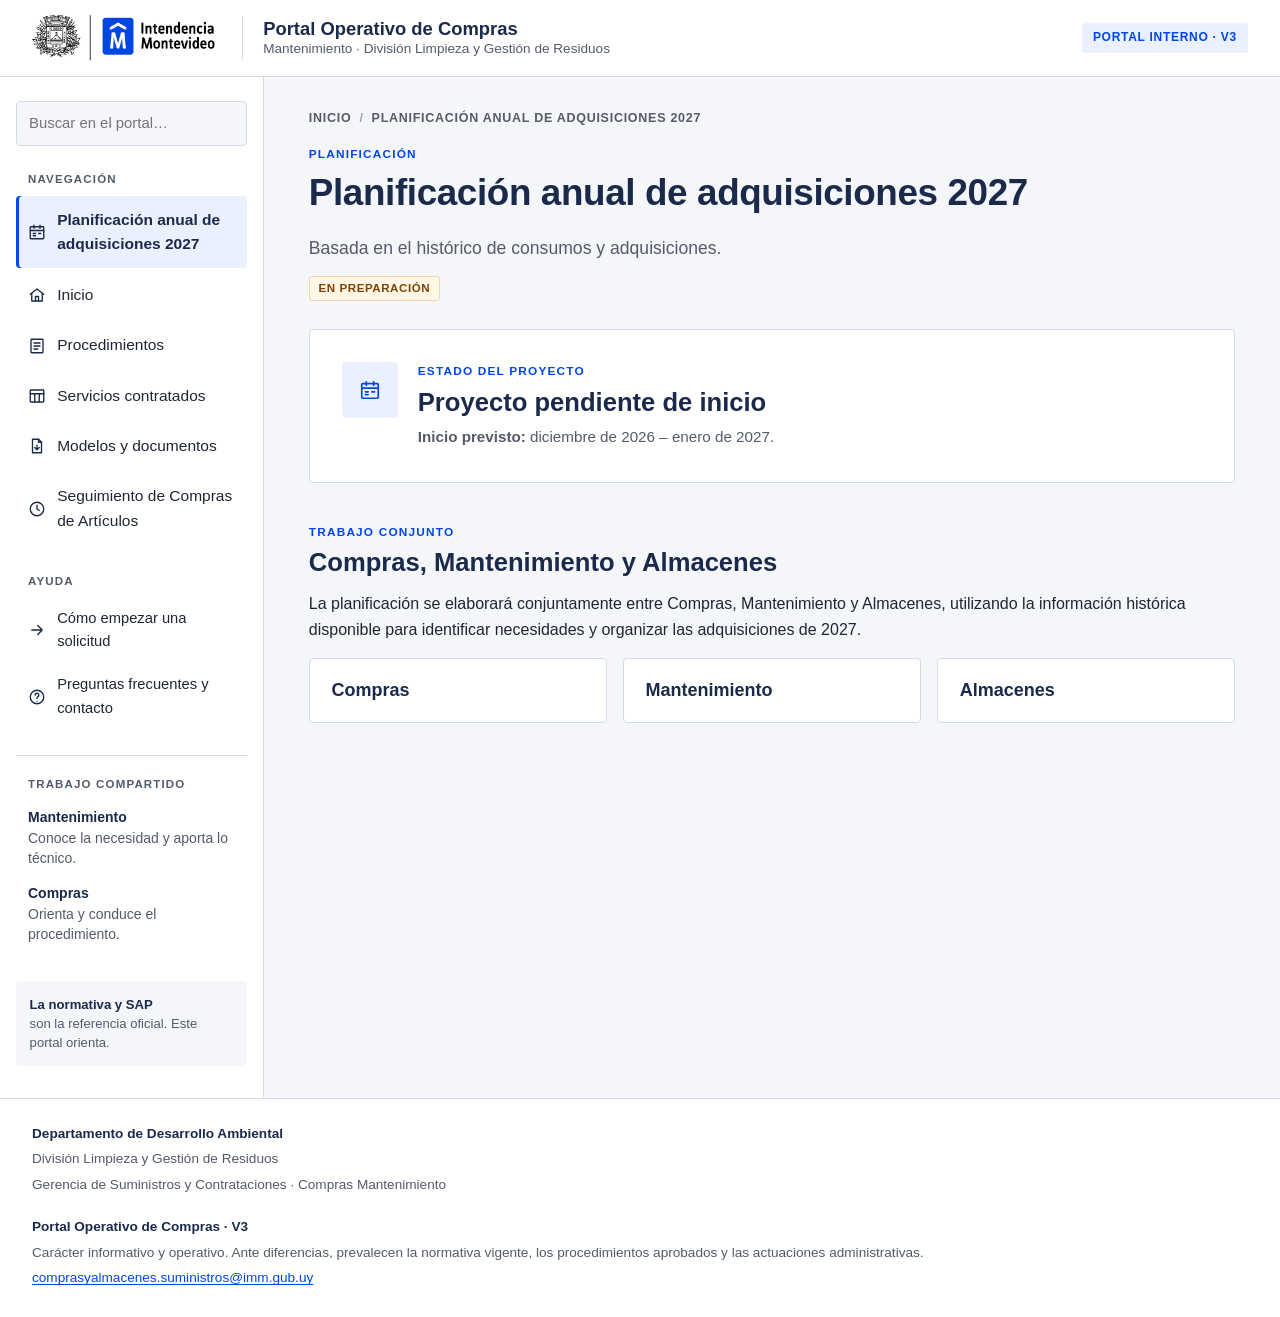
<file: planificacion.html>
<!DOCTYPE html>
<html lang="es-UY">
<head>
  <meta charset="utf-8">
  <meta name="viewport" content="width=device-width, initial-scale=1">
  <title>Planificación anual de adquisiciones 2027 · Portal Operativo de Compras</title>
  <meta name="description" content="Planificación anual de adquisiciones 2027, basada en el histórico de consumos y adquisiciones. Proyecto en preparación.">
  <link rel="icon" href="assets/img/logo-im.png">
  <link rel="stylesheet" href="assets/css/styles.css">
</head>
<body>
  <a class="skip-link" href="#contenido">Ir al contenido</a>

  <header class="top">
    <div class="top__inner">
      <!-- EDITAR AQUÍ: logotipo institucional. Reemplazar assets/img/logo-im.png manteniendo el nombre. -->
      <a class="top__logo" href="index.html"><img src="assets/img/logo-im.png" alt="Intendencia de Montevideo" width="640" height="175"></a>
      <span class="top__sep" aria-hidden="true"></span>
      <div class="top__id">
        <a class="top__name" href="index.html">Portal Operativo de Compras</a>
        <span class="top__sub">Mantenimiento · División Limpieza y Gestión de Residuos</span>
      </div>
      <span class="top__tag">Portal interno · <span data-cfg="version">V3</span></span>
      <button class="nav-toggle" type="button" aria-expanded="false" aria-controls="menu"><span class="nav-toggle__bars" aria-hidden="true"></span>Menú</button>
    </div>
  </header>

  <div class="layout">
    <aside class="side" id="menu" aria-label="Menú del portal">
      <form class="search" id="search-form" role="search" autocomplete="off" hidden>
        <label for="search-input">Buscar en el portal</label>
        <input id="search-input" type="search" placeholder="Buscar en el portal…" aria-controls="search-results" aria-expanded="false">
        <ul class="search-results" id="search-results" hidden aria-live="polite"></ul>
      </form>
      <nav class="side-nav" aria-label="Navegación principal">
        <p class="side__label">Navegación</p>
        <ul><li><a href="planificacion.html" aria-current="page"><svg viewBox="0 0 24 24" aria-hidden="true" focusable="false"><rect x="3" y="5" width="18" height="16" rx="1"/><path d="M3 10h18M8 3v4M16 3v4"/><path d="M7 14h3M7 17h3M14 14h3"/></svg><span>Planificación anual de adquisiciones 2027</span></a></li><li><a href="index.html"><svg viewBox="0 0 24 24" aria-hidden="true" focusable="false"><path d="M3 11l9-7 9 7"/><path d="M5 10v10h14V10"/><path d="M10 20v-6h4v6"/></svg><span>Inicio</span></a></li><li><a href="procedimientos.html"><svg viewBox="0 0 24 24" aria-hidden="true" focusable="false"><rect x="4" y="3" width="16" height="18" rx="1"/><path d="M8 8h8M8 12h8M8 16h5"/></svg><span>Procedimientos</span></a></li><li><a href="servicios.html"><svg viewBox="0 0 24 24" aria-hidden="true" focusable="false"><rect x="3" y="4" width="18" height="16" rx="1"/><path d="M3 9h18M9 9v11M15 9v11"/></svg><span>Servicios contratados</span></a></li><li><a href="documentos.html"><svg viewBox="0 0 24 24" aria-hidden="true" focusable="false"><path d="M14 3H6v18h12V7z"/><path d="M14 3v4h4"/><path d="M12 11v6M9 14l3 3 3-3"/></svg><span>Modelos y documentos</span></a></li><li><a href="seguimiento.html"><svg viewBox="0 0 24 24" aria-hidden="true" focusable="false"><circle cx="12" cy="12" r="9"/><path d="M12 7v5l3 2"/></svg><span>Seguimiento de Compras de Artículos</span></a></li></ul>
      </nav>
      <nav class="side-nav side-nav--sec" aria-label="Ayuda">
        <p class="side__label">Ayuda</p>
        <ul><li><a href="como-empezar.html"><svg viewBox="0 0 24 24" aria-hidden="true" focusable="false"><path d="M5 12h14M13 6l6 6-6 6"/></svg><span>Cómo empezar una solicitud</span></a></li><li><a href="preguntas.html"><svg viewBox="0 0 24 24" aria-hidden="true" focusable="false"><circle cx="12" cy="12" r="9"/><path d="M9.5 9.5a2.5 2.5 0 1 1 3.5 2.3c-.6.3-1 .9-1 1.6V14"/><path d="M12 17.5v.01"/></svg><span>Preguntas frecuentes y contacto</span></a></li></ul>
      </nav>
      <div class="side__shared">
        <p class="side__label" style="margin-left:0">Trabajo compartido</p>
        <strong>Mantenimiento</strong>
        <p>Conoce la necesidad y aporta lo técnico.</p>
        <strong>Compras</strong>
        <p>Orienta y conduce el procedimiento.</p>
      </div>
      <div class="side__note"><strong>La normativa y SAP</strong>son la referencia oficial. Este portal orienta.</div>
    </aside>

    <main id="contenido" tabindex="-1">
      <div class="wrap">
        <nav aria-label="Ruta de navegación"><ol class="crumbs"><li><a href="index.html">Inicio</a></li><li aria-current="page">Planificación anual de adquisiciones 2027</li></ol></nav>
        <header class="page-head">
          <span class="eyebrow">Planificación</span>
          <h1>Planificación anual de adquisiciones 2027</h1>
          <p class="lead">Basada en el histórico de consumos y adquisiciones.</p>
          <div class="tags"><span class="pill pill--soon">En preparación</span></div>
        </header>

        <section class="card feature" aria-labelledby="estado">
          <span class="card__icon feature__icon"><svg viewBox="0 0 24 24" aria-hidden="true" focusable="false"><rect x="3" y="5" width="18" height="16" rx="1"/><path d="M3 10h18M8 3v4M16 3v4"/><path d="M7 14h3M7 17h3M14 14h3"/></svg></span>
          <div style="min-width:0">
            <span class="eyebrow">Estado del proyecto</span>
            <h2 id="estado" style="margin-bottom:.4rem">Proyecto pendiente de inicio</h2>
            <p style="margin:0"><strong>Inicio previsto:</strong> diciembre de 2026 – enero de 2027.</p>
          </div>
        </section>

        <section class="section" aria-labelledby="conjunto">
          <span class="eyebrow">Trabajo conjunto</span>
          <h2 id="conjunto">Compras, Mantenimiento y Almacenes</h2>
          <p>La planificación se elaborará conjuntamente entre Compras, Mantenimiento y Almacenes, utilizando la información histórica disponible para identificar necesidades y organizar las adquisiciones de 2027.</p>
          <ul class="grid grid--3" style="list-style:none;padding:0;margin:1rem 0 0">
            <li class="card"><h3 style="margin:0">Compras</h3></li>
            <li class="card"><h3 style="margin:0">Mantenimiento</h3></li>
            <li class="card"><h3 style="margin:0">Almacenes</h3></li>
          </ul>
        </section>
      </div>
    </main>
  </div>

  <footer class="foot">
    <div>
      <p><strong>Departamento de Desarrollo Ambiental</strong></p>
      <p>División Limpieza y Gestión de Residuos</p>
      <p>Gerencia de Suministros y Contrataciones · Compras Mantenimiento</p>
    </div>
    <div>
      <p><strong>Portal Operativo de Compras · <span data-cfg="version">V3</span></strong></p>
      <p>Carácter informativo y operativo. Ante diferencias, prevalecen la normativa vigente, los procedimientos aprobados y las actuaciones administrativas.</p>
      <p><a href="mailto:comprasyalmacenes.suministros@imm.gub.uy">comprasyalmacenes.suministros@imm.gub.uy</a></p>
    </div>
  </footer>

  <script src="assets/js/app.js"></script>
</body>
</html>
</file>
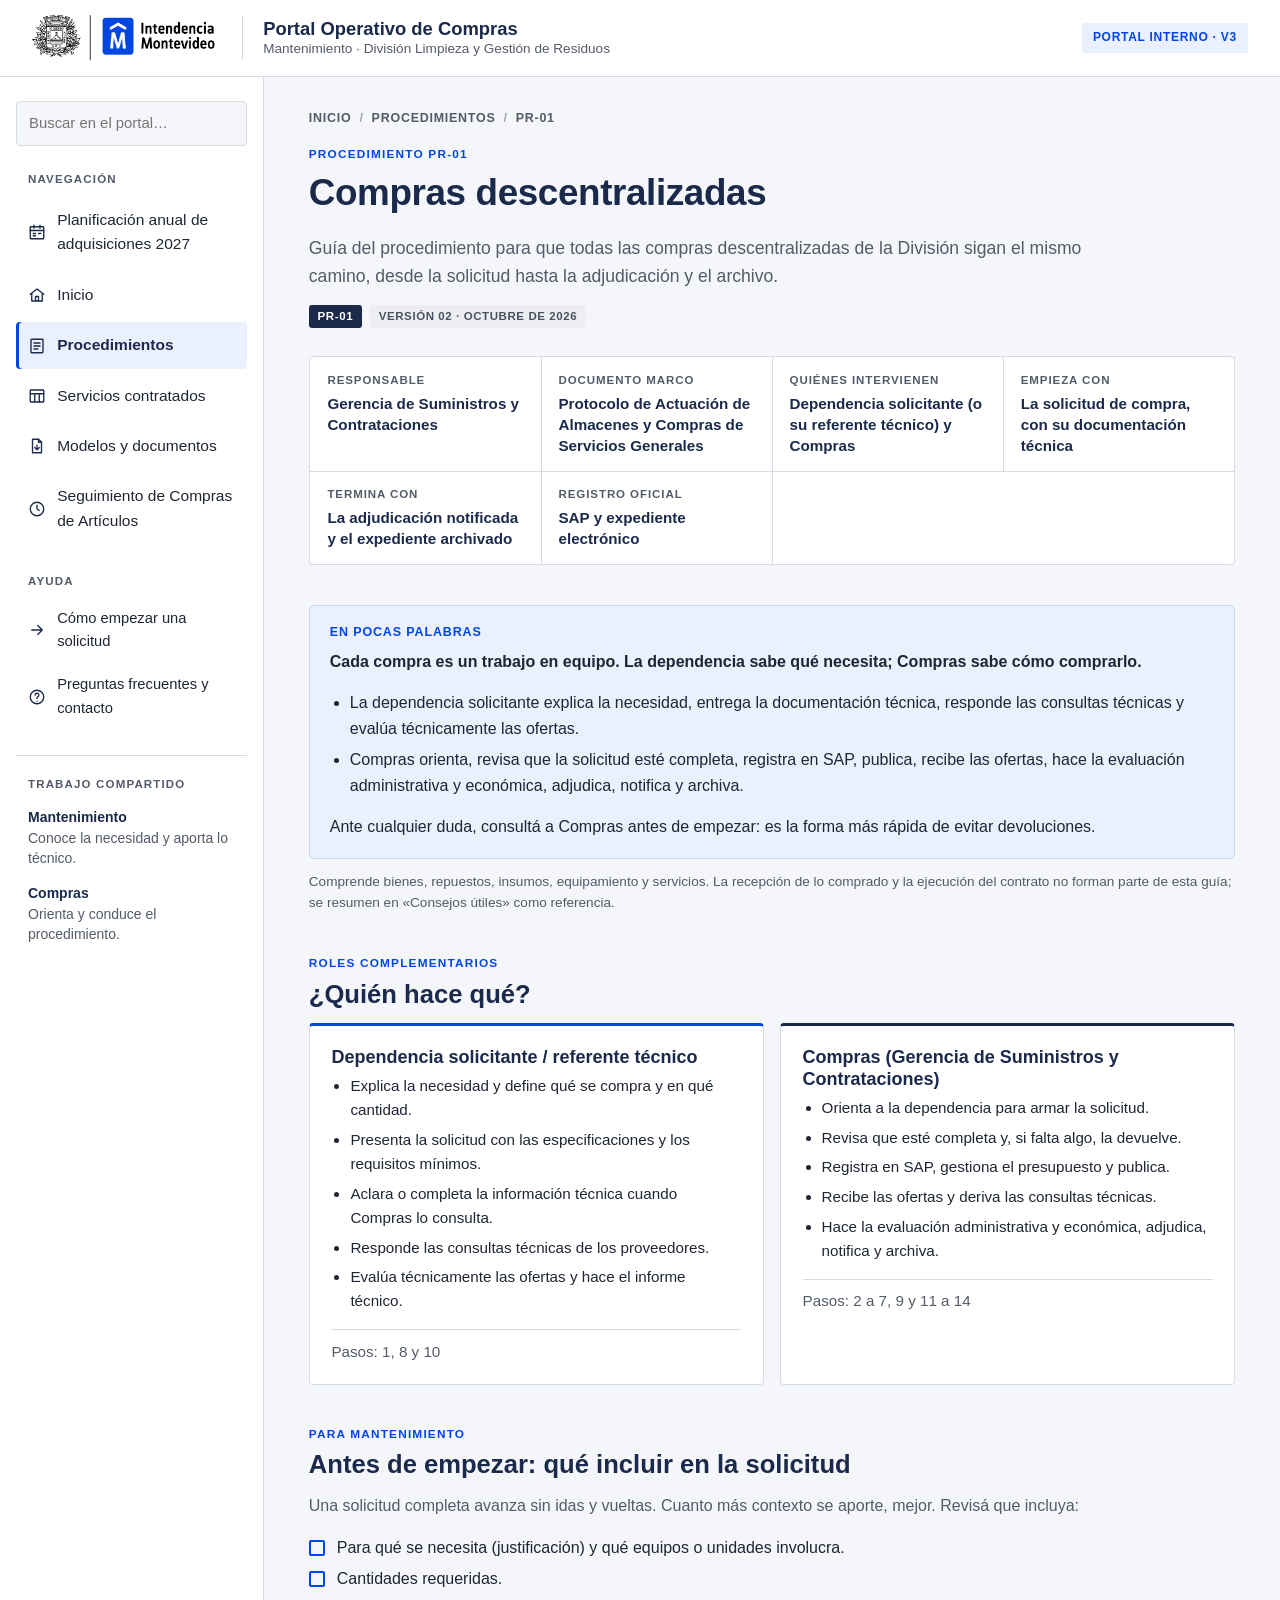
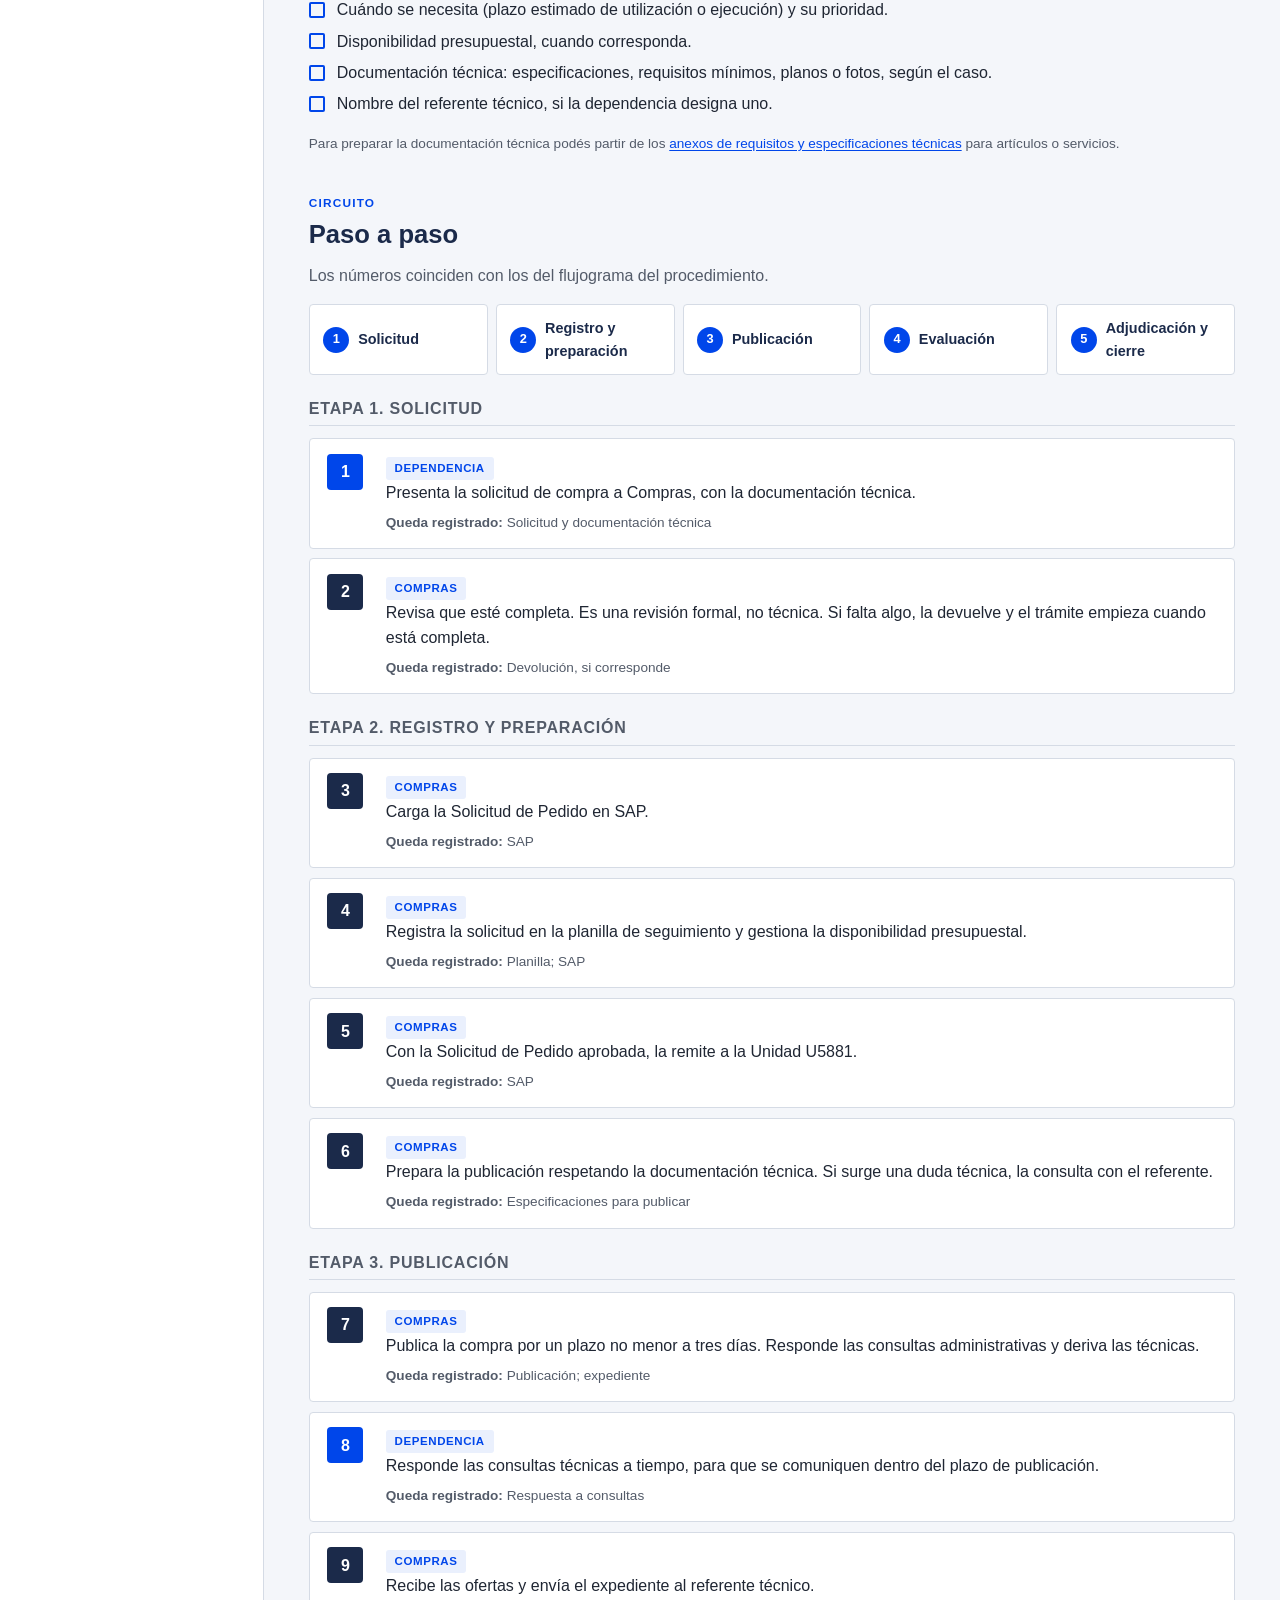
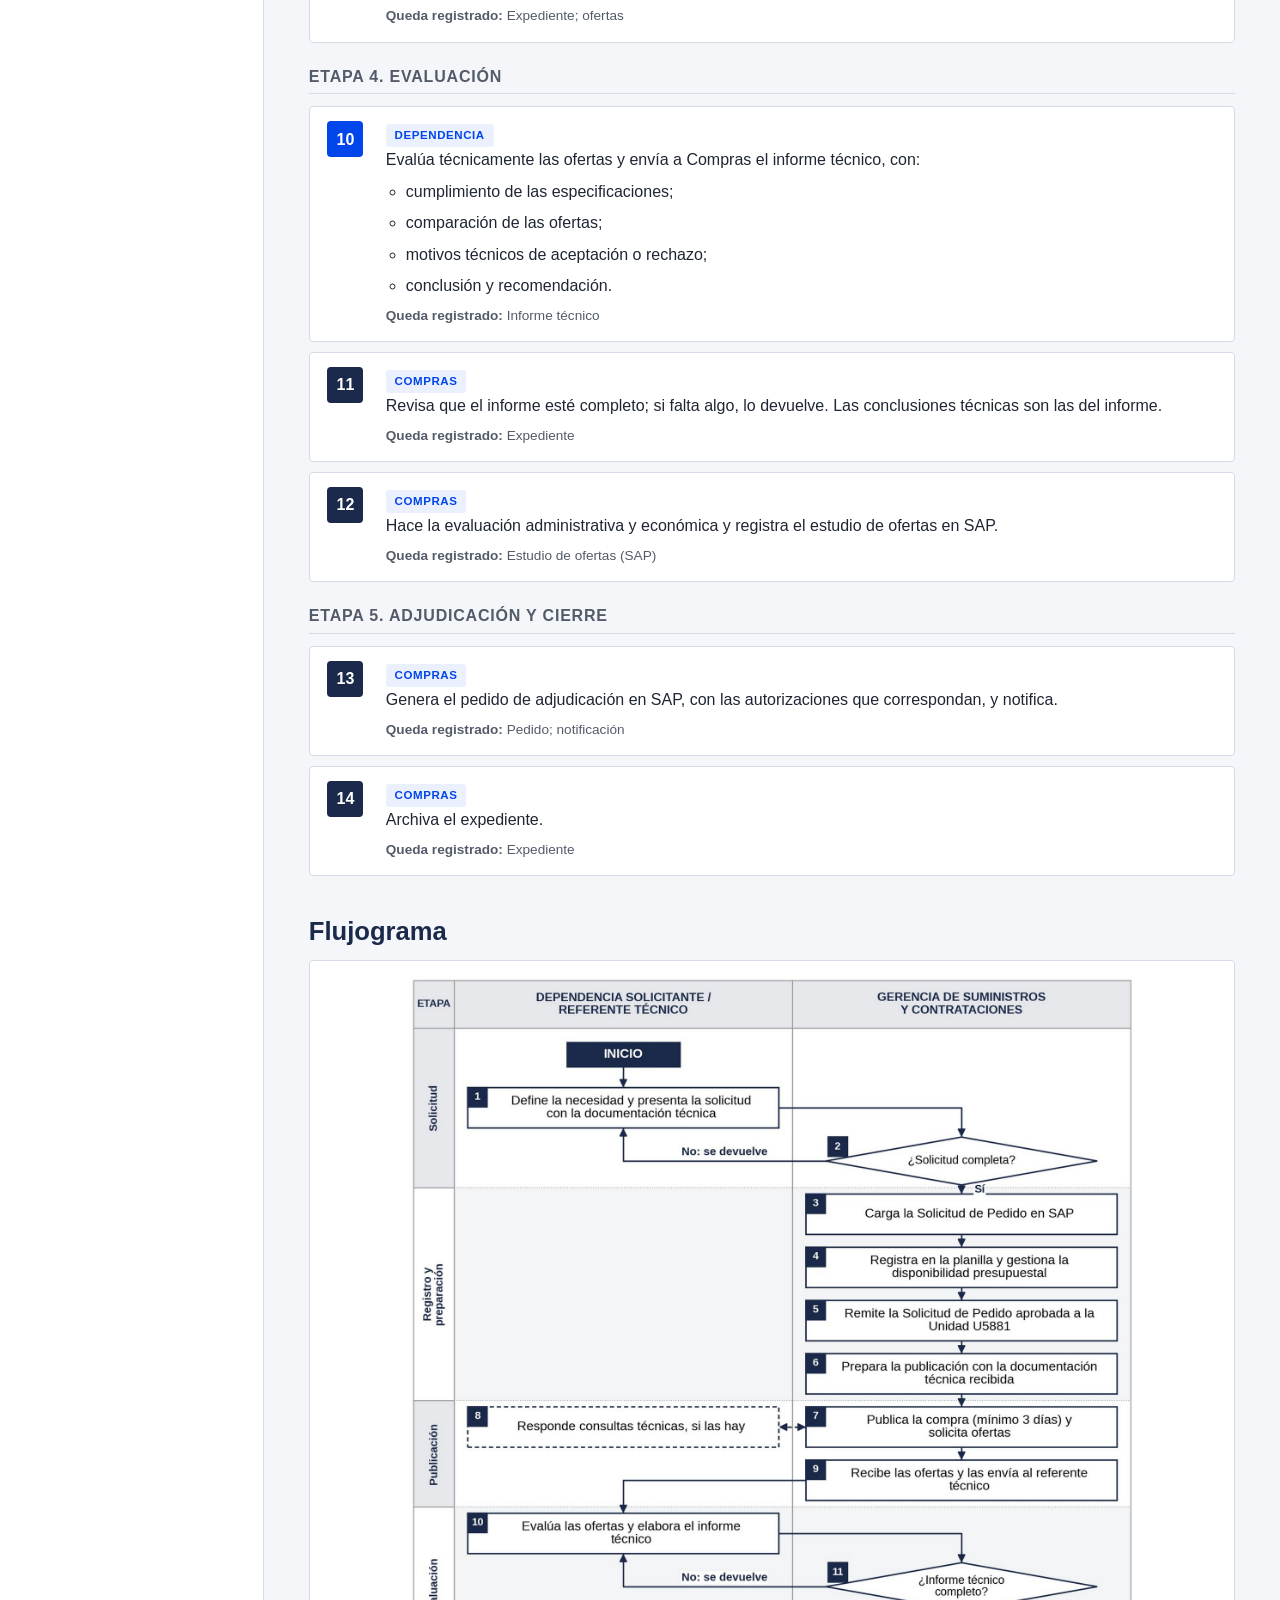
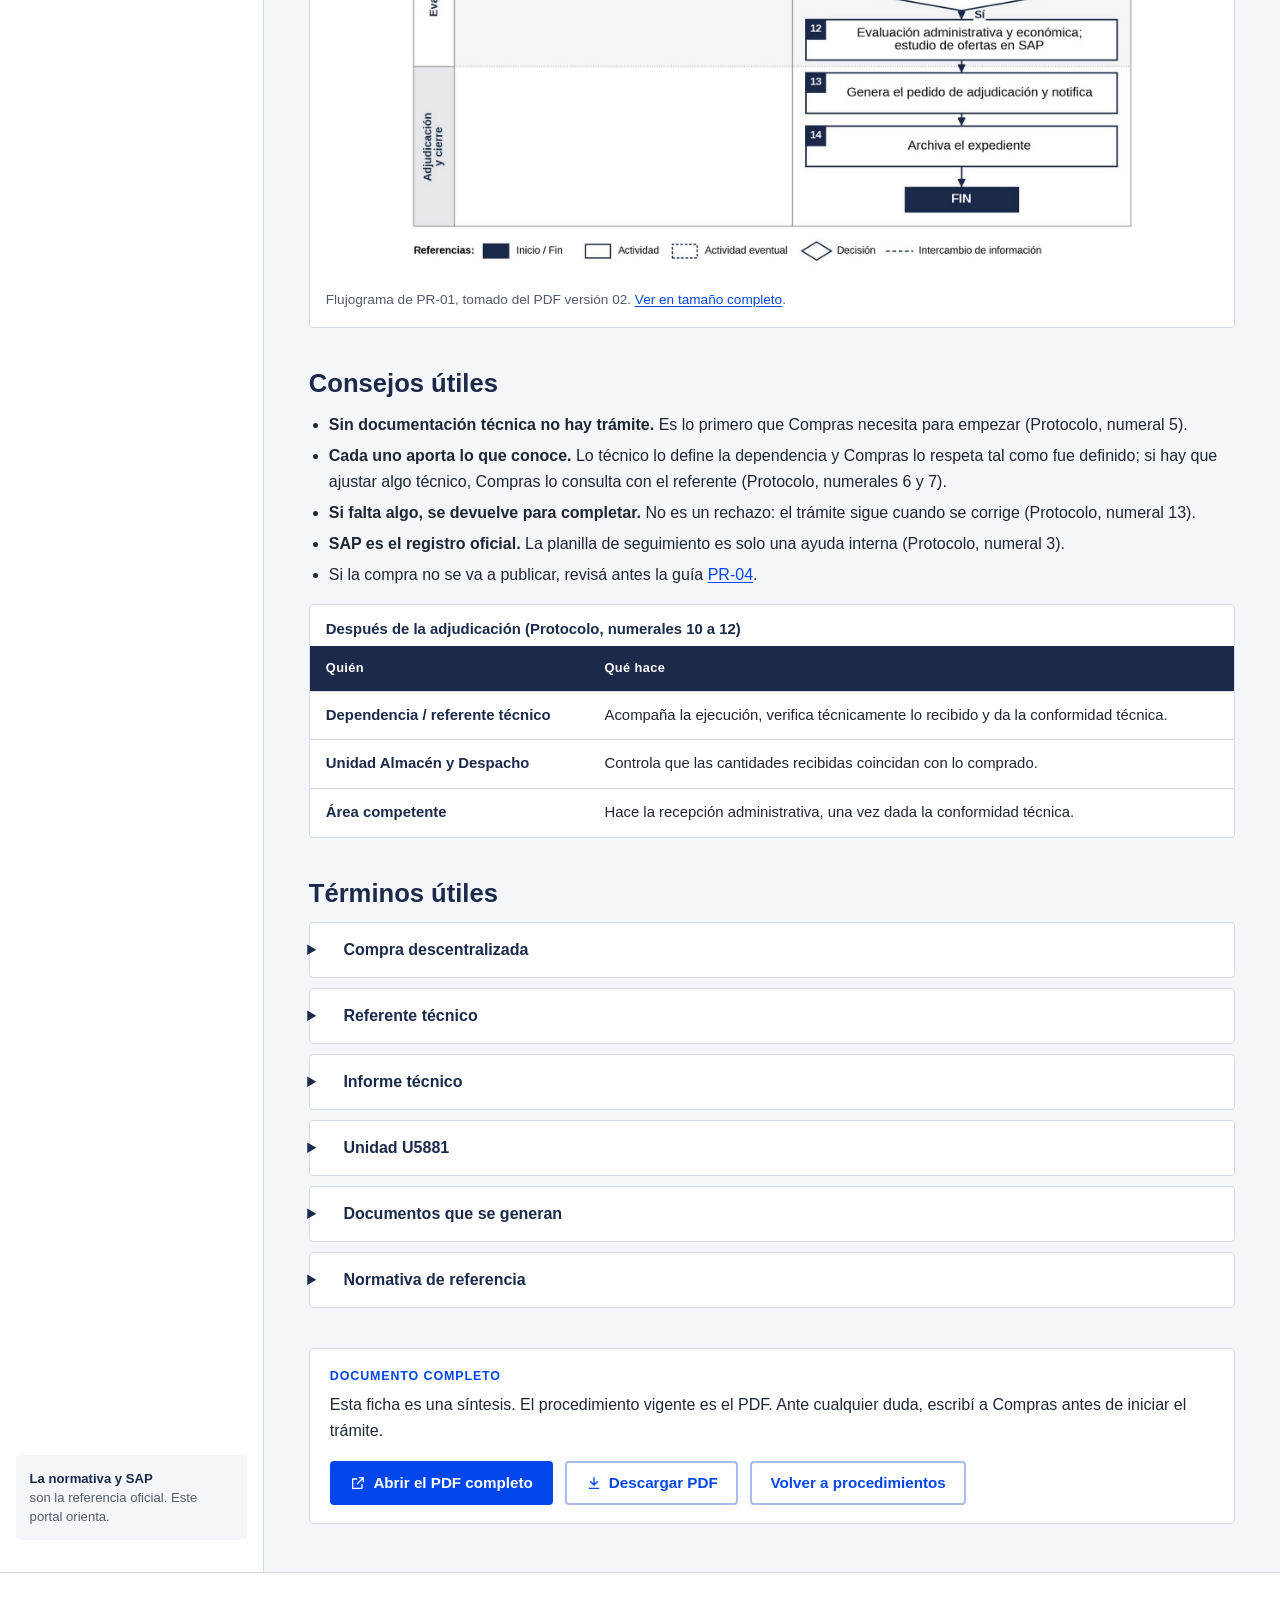
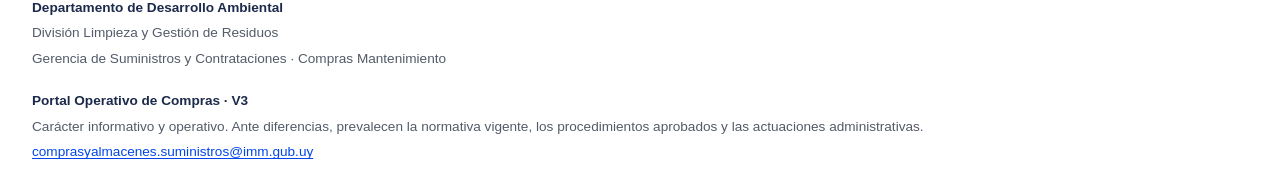
<file: pr-01.html>
<!DOCTYPE html>
<html lang="es-UY">
<head>
  <meta charset="utf-8">
  <meta name="viewport" content="width=device-width, initial-scale=1">
  <title>PR-01 Compras descentralizadas · Portal Operativo de Compras</title>
  <meta name="description" content="Síntesis del procedimiento PR-01: Compras descentralizadas.">
  <link rel="icon" href="assets/img/logo-im.png">
  <link rel="stylesheet" href="assets/css/styles.css">
</head>
<body>
  <a class="skip-link" href="#contenido">Ir al contenido</a>

  <header class="top">
    <div class="top__inner">
      <!-- EDITAR AQUÍ: logotipo institucional. Reemplazar assets/img/logo-im.png manteniendo el nombre. -->
      <a class="top__logo" href="index.html"><img src="assets/img/logo-im.png" alt="Intendencia de Montevideo" width="640" height="175"></a>
      <span class="top__sep" aria-hidden="true"></span>
      <div class="top__id">
        <a class="top__name" href="index.html">Portal Operativo de Compras</a>
        <span class="top__sub">Mantenimiento · División Limpieza y Gestión de Residuos</span>
      </div>
      <span class="top__tag">Portal interno · <span data-cfg="version">V3</span></span>
      <button class="nav-toggle" type="button" aria-expanded="false" aria-controls="menu"><span class="nav-toggle__bars" aria-hidden="true"></span>Menú</button>
    </div>
  </header>

  <div class="layout">
    <aside class="side" id="menu" aria-label="Menú del portal">
      <form class="search" id="search-form" role="search" autocomplete="off" hidden>
        <label for="search-input">Buscar en el portal</label>
        <input id="search-input" type="search" placeholder="Buscar en el portal…" aria-controls="search-results" aria-expanded="false">
        <ul class="search-results" id="search-results" hidden aria-live="polite"></ul>
      </form>
      <nav class="side-nav" aria-label="Navegación principal">
        <p class="side__label">Navegación</p>
        <ul><li><a href="planificacion.html"><svg viewBox="0 0 24 24" aria-hidden="true" focusable="false"><rect x="3" y="5" width="18" height="16" rx="1"/><path d="M3 10h18M8 3v4M16 3v4"/><path d="M7 14h3M7 17h3M14 14h3"/></svg><span>Planificación anual de adquisiciones 2027</span></a></li><li><a href="index.html"><svg viewBox="0 0 24 24" aria-hidden="true" focusable="false"><path d="M3 11l9-7 9 7"/><path d="M5 10v10h14V10"/><path d="M10 20v-6h4v6"/></svg><span>Inicio</span></a></li><li><a href="procedimientos.html" aria-current="page"><svg viewBox="0 0 24 24" aria-hidden="true" focusable="false"><rect x="4" y="3" width="16" height="18" rx="1"/><path d="M8 8h8M8 12h8M8 16h5"/></svg><span>Procedimientos</span></a></li><li><a href="servicios.html"><svg viewBox="0 0 24 24" aria-hidden="true" focusable="false"><rect x="3" y="4" width="18" height="16" rx="1"/><path d="M3 9h18M9 9v11M15 9v11"/></svg><span>Servicios contratados</span></a></li><li><a href="documentos.html"><svg viewBox="0 0 24 24" aria-hidden="true" focusable="false"><path d="M14 3H6v18h12V7z"/><path d="M14 3v4h4"/><path d="M12 11v6M9 14l3 3 3-3"/></svg><span>Modelos y documentos</span></a></li><li><a href="seguimiento.html"><svg viewBox="0 0 24 24" aria-hidden="true" focusable="false"><circle cx="12" cy="12" r="9"/><path d="M12 7v5l3 2"/></svg><span>Seguimiento de Compras de Artículos</span></a></li></ul>
      </nav>
      <nav class="side-nav side-nav--sec" aria-label="Ayuda">
        <p class="side__label">Ayuda</p>
        <ul><li><a href="como-empezar.html"><svg viewBox="0 0 24 24" aria-hidden="true" focusable="false"><path d="M5 12h14M13 6l6 6-6 6"/></svg><span>Cómo empezar una solicitud</span></a></li><li><a href="preguntas.html"><svg viewBox="0 0 24 24" aria-hidden="true" focusable="false"><circle cx="12" cy="12" r="9"/><path d="M9.5 9.5a2.5 2.5 0 1 1 3.5 2.3c-.6.3-1 .9-1 1.6V14"/><path d="M12 17.5v.01"/></svg><span>Preguntas frecuentes y contacto</span></a></li></ul>
      </nav>
      <div class="side__shared">
        <p class="side__label" style="margin-left:0">Trabajo compartido</p>
        <strong>Mantenimiento</strong>
        <p>Conoce la necesidad y aporta lo técnico.</p>
        <strong>Compras</strong>
        <p>Orienta y conduce el procedimiento.</p>
      </div>
      <div class="side__note"><strong>La normativa y SAP</strong>son la referencia oficial. Este portal orienta.</div>
    </aside>

    <main id="contenido" tabindex="-1">
      <div class="wrap">
        <nav aria-label="Ruta de navegación"><ol class="crumbs"><li><a href="index.html">Inicio</a></li><li><a href="procedimientos.html">Procedimientos</a></li><li aria-current="page">PR-01</li></ol></nav>
        <header class="page-head">
          <span class="eyebrow">Procedimiento PR-01</span>
          <h1>Compras descentralizadas</h1>
          <p class="lead">Guía del procedimiento para que todas las compras descentralizadas de la División sigan el mismo camino, desde la solicitud hasta la adjudicación y el archivo.</p>
          <div class="tags"><span class="pill pill--navy">PR-01</span><span class="pill pill--grey">Versión 02 · octubre de 2026</span></div>
        </header>

        <dl class="facts"><div><dt>Responsable</dt><dd>Gerencia de Suministros y Contrataciones</dd></div><div><dt>Documento marco</dt><dd>Protocolo de Actuación de Almacenes y Compras de Servicios Generales</dd></div><div><dt>Quiénes intervienen</dt><dd>Dependencia solicitante (o su referente técnico) y Compras</dd></div><div><dt>Empieza con</dt><dd>La solicitud de compra, con su documentación técnica</dd></div><div><dt>Termina con</dt><dd>La adjudicación notificada y el expediente archivado</dd></div><div><dt>Registro oficial</dt><dd>SAP y expediente electrónico</dd></div></dl>

        <section class="section" aria-labelledby="pocas">
          <div class="note">
            <span class="note__title" id="pocas">En pocas palabras</span>
            <p><strong>Cada compra es un trabajo en equipo. La dependencia sabe qué necesita; Compras sabe cómo comprarlo.</strong></p>
            <ul>
              <li>La dependencia solicitante explica la necesidad, entrega la documentación técnica, responde las consultas técnicas y evalúa técnicamente las ofertas.</li>
              <li>Compras orienta, revisa que la solicitud esté completa, registra en SAP, publica, recibe las ofertas, hace la evaluación administrativa y económica, adjudica, notifica y archiva.</li>
            </ul>
            <p>Ante cualquier duda, consultá a Compras antes de empezar: es la forma más rápida de evitar devoluciones.</p>
          </div>
          <p class="small" style="margin-top:.75rem">Comprende bienes, repuestos, insumos, equipamiento y servicios. La recepción de lo comprado y la ejecución del contrato no forman parte de esta guía; se resumen en «Consejos útiles» como referencia.</p>
        </section>

        <section class="section" aria-labelledby="quien">
          <span class="eyebrow">Roles complementarios</span>
          <h2 id="quien">¿Quién hace qué?</h2>
          <div class="grid grid--2"><div class="card role role--dep"><h3>Dependencia solicitante / referente técnico</h3><ul><li>Explica la necesidad y define qué se compra y en qué cantidad.</li><li>Presenta la solicitud con las especificaciones y los requisitos mínimos.</li><li>Aclara o completa la información técnica cuando Compras lo consulta.</li><li>Responde las consultas técnicas de los proveedores.</li><li>Evalúa técnicamente las ofertas y hace el informe técnico.</li></ul><p class="role__steps">Pasos: 1, 8 y 10</p></div><div class="card role role--compras"><h3>Compras (Gerencia de Suministros y Contrataciones)</h3><ul><li>Orienta a la dependencia para armar la solicitud.</li><li>Revisa que esté completa y, si falta algo, la devuelve.</li><li>Registra en SAP, gestiona el presupuesto y publica.</li><li>Recibe las ofertas y deriva las consultas técnicas.</li><li>Hace la evaluación administrativa y económica, adjudica, notifica y archiva.</li></ul><p class="role__steps">Pasos: 2 a 7, 9 y 11 a 14</p></div></div>
        </section>

        <section class="section" id="antes" aria-labelledby="antes-t">
          <span class="eyebrow">Para Mantenimiento</span>
          <h2 id="antes-t">Antes de empezar: qué incluir en la solicitud</h2>
          <p class="section-lead">Una solicitud completa avanza sin idas y vueltas. Cuanto más contexto se aporte, mejor. Revisá que incluya:</p>
          <ul class="check"><li>Para qué se necesita (justificación) y qué equipos o unidades involucra.</li><li>Cantidades requeridas.</li><li>Cuándo se necesita (plazo estimado de utilización o ejecución) y su prioridad.</li><li>Disponibilidad presupuestal, cuando corresponda.</li><li>Documentación técnica: especificaciones, requisitos mínimos, planos o fotos, según el caso.</li><li>Nombre del referente técnico, si la dependencia designa uno.</li></ul>
          <p class="small">Para preparar la documentación técnica podés partir de los <a href="documentos.html#modelos">anexos de requisitos y especificaciones técnicas</a> para artículos o servicios.</p>
        </section>

        <section class="section" aria-labelledby="pasos">
          <span class="eyebrow">Circuito</span>
          <h2 id="pasos">Paso a paso</h2>
          <p class="section-lead">Los números coinciden con los del flujograma del procedimiento.</p>
          <ol class="stages" aria-label="Etapas"><li><a href="#etapa-1">Solicitud</a></li><li><a href="#etapa-2">Registro y preparación</a></li><li><a href="#etapa-3">Publicación</a></li><li><a href="#etapa-4">Evaluación</a></li><li><a href="#etapa-5">Adjudicación y cierre</a></li></ol><div class="stage" id="etapa-1"><h3>Etapa 1. Solicitud</h3><ol class="steps"><li class="step step--dep"><span class="step__n" aria-hidden="true">1</span><div>
                <p class="step__who"><span class="sr-only">Paso 1. </span><span class="pill">Dependencia</span></p>
                <p>Presenta la solicitud de compra a Compras, con la documentación técnica.</p>
                <p class="step__reg"><strong>Queda registrado:</strong> Solicitud y documentación técnica</p></div></li><li class="step "><span class="step__n" aria-hidden="true">2</span><div>
                <p class="step__who"><span class="sr-only">Paso 2. </span><span class="pill">Compras</span></p>
                <p>Revisa que esté completa. Es una revisión formal, no técnica. Si falta algo, la devuelve y el trámite empieza cuando está completa.</p>
                <p class="step__reg"><strong>Queda registrado:</strong> Devolución, si corresponde</p></div></li></ol></div><div class="stage" id="etapa-2"><h3>Etapa 2. Registro y preparación</h3><ol class="steps"><li class="step "><span class="step__n" aria-hidden="true">3</span><div>
                <p class="step__who"><span class="sr-only">Paso 3. </span><span class="pill">Compras</span></p>
                <p>Carga la Solicitud de Pedido en SAP.</p>
                <p class="step__reg"><strong>Queda registrado:</strong> SAP</p></div></li><li class="step "><span class="step__n" aria-hidden="true">4</span><div>
                <p class="step__who"><span class="sr-only">Paso 4. </span><span class="pill">Compras</span></p>
                <p>Registra la solicitud en la planilla de seguimiento y gestiona la disponibilidad presupuestal.</p>
                <p class="step__reg"><strong>Queda registrado:</strong> Planilla; SAP</p></div></li><li class="step "><span class="step__n" aria-hidden="true">5</span><div>
                <p class="step__who"><span class="sr-only">Paso 5. </span><span class="pill">Compras</span></p>
                <p>Con la Solicitud de Pedido aprobada, la remite a la Unidad U5881.</p>
                <p class="step__reg"><strong>Queda registrado:</strong> SAP</p></div></li><li class="step "><span class="step__n" aria-hidden="true">6</span><div>
                <p class="step__who"><span class="sr-only">Paso 6. </span><span class="pill">Compras</span></p>
                <p>Prepara la publicación respetando la documentación técnica. Si surge una duda técnica, la consulta con el referente.</p>
                <p class="step__reg"><strong>Queda registrado:</strong> Especificaciones para publicar</p></div></li></ol></div><div class="stage" id="etapa-3"><h3>Etapa 3. Publicación</h3><ol class="steps"><li class="step "><span class="step__n" aria-hidden="true">7</span><div>
                <p class="step__who"><span class="sr-only">Paso 7. </span><span class="pill">Compras</span></p>
                <p>Publica la compra por un plazo no menor a tres días. Responde las consultas administrativas y deriva las técnicas.</p>
                <p class="step__reg"><strong>Queda registrado:</strong> Publicación; expediente</p></div></li><li class="step step--dep"><span class="step__n" aria-hidden="true">8</span><div>
                <p class="step__who"><span class="sr-only">Paso 8. </span><span class="pill">Dependencia</span></p>
                <p>Responde las consultas técnicas a tiempo, para que se comuniquen dentro del plazo de publicación.</p>
                <p class="step__reg"><strong>Queda registrado:</strong> Respuesta a consultas</p></div></li><li class="step "><span class="step__n" aria-hidden="true">9</span><div>
                <p class="step__who"><span class="sr-only">Paso 9. </span><span class="pill">Compras</span></p>
                <p>Recibe las ofertas y envía el expediente al referente técnico.</p>
                <p class="step__reg"><strong>Queda registrado:</strong> Expediente; ofertas</p></div></li></ol></div><div class="stage" id="etapa-4"><h3>Etapa 4. Evaluación</h3><ol class="steps"><li class="step step--dep"><span class="step__n" aria-hidden="true">10</span><div>
                <p class="step__who"><span class="sr-only">Paso 10. </span><span class="pill">Dependencia</span></p>
                <p>Evalúa técnicamente las ofertas y envía a Compras el informe técnico, con:</p><ul><li>cumplimiento de las especificaciones;</li><li>comparación de las ofertas;</li><li>motivos técnicos de aceptación o rechazo;</li><li>conclusión y recomendación.</li></ul><p class="sr-only"></p>
                <p class="step__reg"><strong>Queda registrado:</strong> Informe técnico</p></div></li><li class="step "><span class="step__n" aria-hidden="true">11</span><div>
                <p class="step__who"><span class="sr-only">Paso 11. </span><span class="pill">Compras</span></p>
                <p>Revisa que el informe esté completo; si falta algo, lo devuelve. Las conclusiones técnicas son las del informe.</p>
                <p class="step__reg"><strong>Queda registrado:</strong> Expediente</p></div></li><li class="step "><span class="step__n" aria-hidden="true">12</span><div>
                <p class="step__who"><span class="sr-only">Paso 12. </span><span class="pill">Compras</span></p>
                <p>Hace la evaluación administrativa y económica y registra el estudio de ofertas en SAP.</p>
                <p class="step__reg"><strong>Queda registrado:</strong> Estudio de ofertas (SAP)</p></div></li></ol></div><div class="stage" id="etapa-5"><h3>Etapa 5. Adjudicación y cierre</h3><ol class="steps"><li class="step "><span class="step__n" aria-hidden="true">13</span><div>
                <p class="step__who"><span class="sr-only">Paso 13. </span><span class="pill">Compras</span></p>
                <p>Genera el pedido de adjudicación en SAP, con las autorizaciones que correspondan, y notifica.</p>
                <p class="step__reg"><strong>Queda registrado:</strong> Pedido; notificación</p></div></li><li class="step "><span class="step__n" aria-hidden="true">14</span><div>
                <p class="step__who"><span class="sr-only">Paso 14. </span><span class="pill">Compras</span></p>
                <p>Archiva el expediente.</p>
                <p class="step__reg"><strong>Queda registrado:</strong> Expediente</p></div></li></ol></div>
        </section>

        <section class="section" aria-labelledby="flujo">
          <h2 id="flujo">Flujograma</h2>
          <figure class="figure" style="margin-bottom:1rem">
            <a href="assets/img/flujograma-pr01.jpg" target="_blank" rel="noopener"><img src="assets/img/flujograma-pr01.jpg" alt="Flujograma de PR-01 en dos carriles: dependencia solicitante y Compras. Pasos 1 a 14 agrupados en las etapas Solicitud, Registro y preparación, Publicación, Evaluación, y Adjudicación y cierre. Las decisiones de los pasos 2 y 11 devuelven la solicitud o el informe a la dependencia si están incompletos." loading="lazy"></a>
            <figcaption>Flujograma de PR-01, tomado del PDF versión 02. <a href="assets/img/flujograma-pr01.jpg" target="_blank" rel="noopener">Ver en tamaño completo<span class="sr-only"> (se abre en una pestaña nueva)</span></a>.</figcaption>
          </figure>
        </section>

        <section class="section" aria-labelledby="consejos">
          <h2 id="consejos">Consejos útiles</h2>
          <ul class=""><li><strong>Sin documentación técnica no hay trámite.</strong> Es lo primero que Compras necesita para empezar (Protocolo, numeral 5).</li><li><strong>Cada uno aporta lo que conoce.</strong> Lo técnico lo define la dependencia y Compras lo respeta tal como fue definido; si hay que ajustar algo técnico, Compras lo consulta con el referente (Protocolo, numerales 6 y 7).</li><li><strong>Si falta algo, se devuelve para completar.</strong> No es un rechazo: el trámite sigue cuando se corrige (Protocolo, numeral 13).</li><li><strong>SAP es el registro oficial.</strong> La planilla de seguimiento es solo una ayuda interna (Protocolo, numeral 3).</li><li>Si la compra no se va a publicar, revisá antes la guía <a href="pr-04.html">PR-04</a>.</li></ul>
          <div class="table-wrap"><table class="stack">
              <caption>Después de la adjudicación (Protocolo, numerales 10 a 12)</caption>
              <thead><tr><th scope="col">Quién</th><th scope="col">Qué hace</th></tr></thead>
              <tbody>
                <tr><th scope="row">Dependencia / referente técnico</th><td data-label="Qué hace">Acompaña la ejecución, verifica técnicamente lo recibido y da la conformidad técnica.</td></tr>
                <tr><th scope="row">Unidad Almacén y Despacho</th><td data-label="Qué hace">Controla que las cantidades recibidas coincidan con lo comprado.</td></tr>
                <tr><th scope="row">Área competente</th><td data-label="Qué hace">Hace la recepción administrativa, una vez dada la conformidad técnica.</td></tr>
              </tbody></table></div>
        </section>

        <section class="section" aria-labelledby="terminos">
          <h2 id="terminos">Términos útiles</h2>
          <details><summary>Compra descentralizada</summary><div><p>La que, por su monto y condiciones, se tramita dentro de la Gerencia. Ante dudas sobre el monto, consultá a Compras.</p></div></details><details><summary>Referente técnico</summary><div><p>Persona que la dependencia designa para acompañar técnicamente la compra.</p></div></details><details><summary>Informe técnico</summary><div><p>Análisis de las ofertas hecho por la dependencia, con los contenidos del numeral 8 del Protocolo.</p></div></details><details><summary>Unidad U5881</summary><div><p>Unidad a la que se remite la Solicitud de Pedido aprobada.</p></div></details><details><summary>Documentos que se generan</summary><div><p>La dependencia hace la solicitud, la documentación técnica, las respuestas a consultas y el informe técnico; Compras registra la Solicitud de Pedido, el estudio de ofertas y el pedido de adjudicación en SAP, y lleva el expediente electrónico y la planilla de seguimiento.</p></div></details><details><summary>Normativa de referencia</summary><div><p>TOCAF, resoluciones internas y protocolos de compras aplicables.</p></div></details>
        </section>

        <section class="section" aria-labelledby="completo">
          <div class="note note--plain">
            <span class="note__title" id="completo">Documento completo</span>
            <p>Esta ficha es una síntesis. El procedimiento vigente es el PDF. Ante cualquier duda, escribí a Compras antes de iniciar el trámite.</p>
            <div class="btn-row">
          <a class="btn" href="documentos/procedimientos/PR-01_Compras_descentralizadas.pdf" target="_blank" rel="noopener"><svg viewBox="0 0 24 24" aria-hidden="true" focusable="false"><path d="M14 4h6v6M20 4l-9 9"/><path d="M18 14v6H4V6h6"/></svg>Abrir el PDF completo<span class="sr-only"> (se abre en una pestaña nueva)</span></a>
          <a class="btn btn--sec" href="documentos/procedimientos/PR-01_Compras_descentralizadas.pdf" download><svg viewBox="0 0 24 24" aria-hidden="true" focusable="false"><path d="M12 4v11M7 10l5 5 5-5M5 20h14"/></svg>Descargar PDF</a>
          <a class="btn btn--sec" href="procedimientos.html">Volver a procedimientos</a>
        </div>
          </div>
        </section>
      </div>
    </main>
  </div>

  <footer class="foot">
    <div>
      <p><strong>Departamento de Desarrollo Ambiental</strong></p>
      <p>División Limpieza y Gestión de Residuos</p>
      <p>Gerencia de Suministros y Contrataciones · Compras Mantenimiento</p>
    </div>
    <div>
      <p><strong>Portal Operativo de Compras · <span data-cfg="version">V3</span></strong></p>
      <p>Carácter informativo y operativo. Ante diferencias, prevalecen la normativa vigente, los procedimientos aprobados y las actuaciones administrativas.</p>
      <p><a href="mailto:comprasyalmacenes.suministros@imm.gub.uy">comprasyalmacenes.suministros@imm.gub.uy</a></p>
    </div>
  </footer>

  <script src="assets/js/app.js"></script>
</body>
</html>
</file>
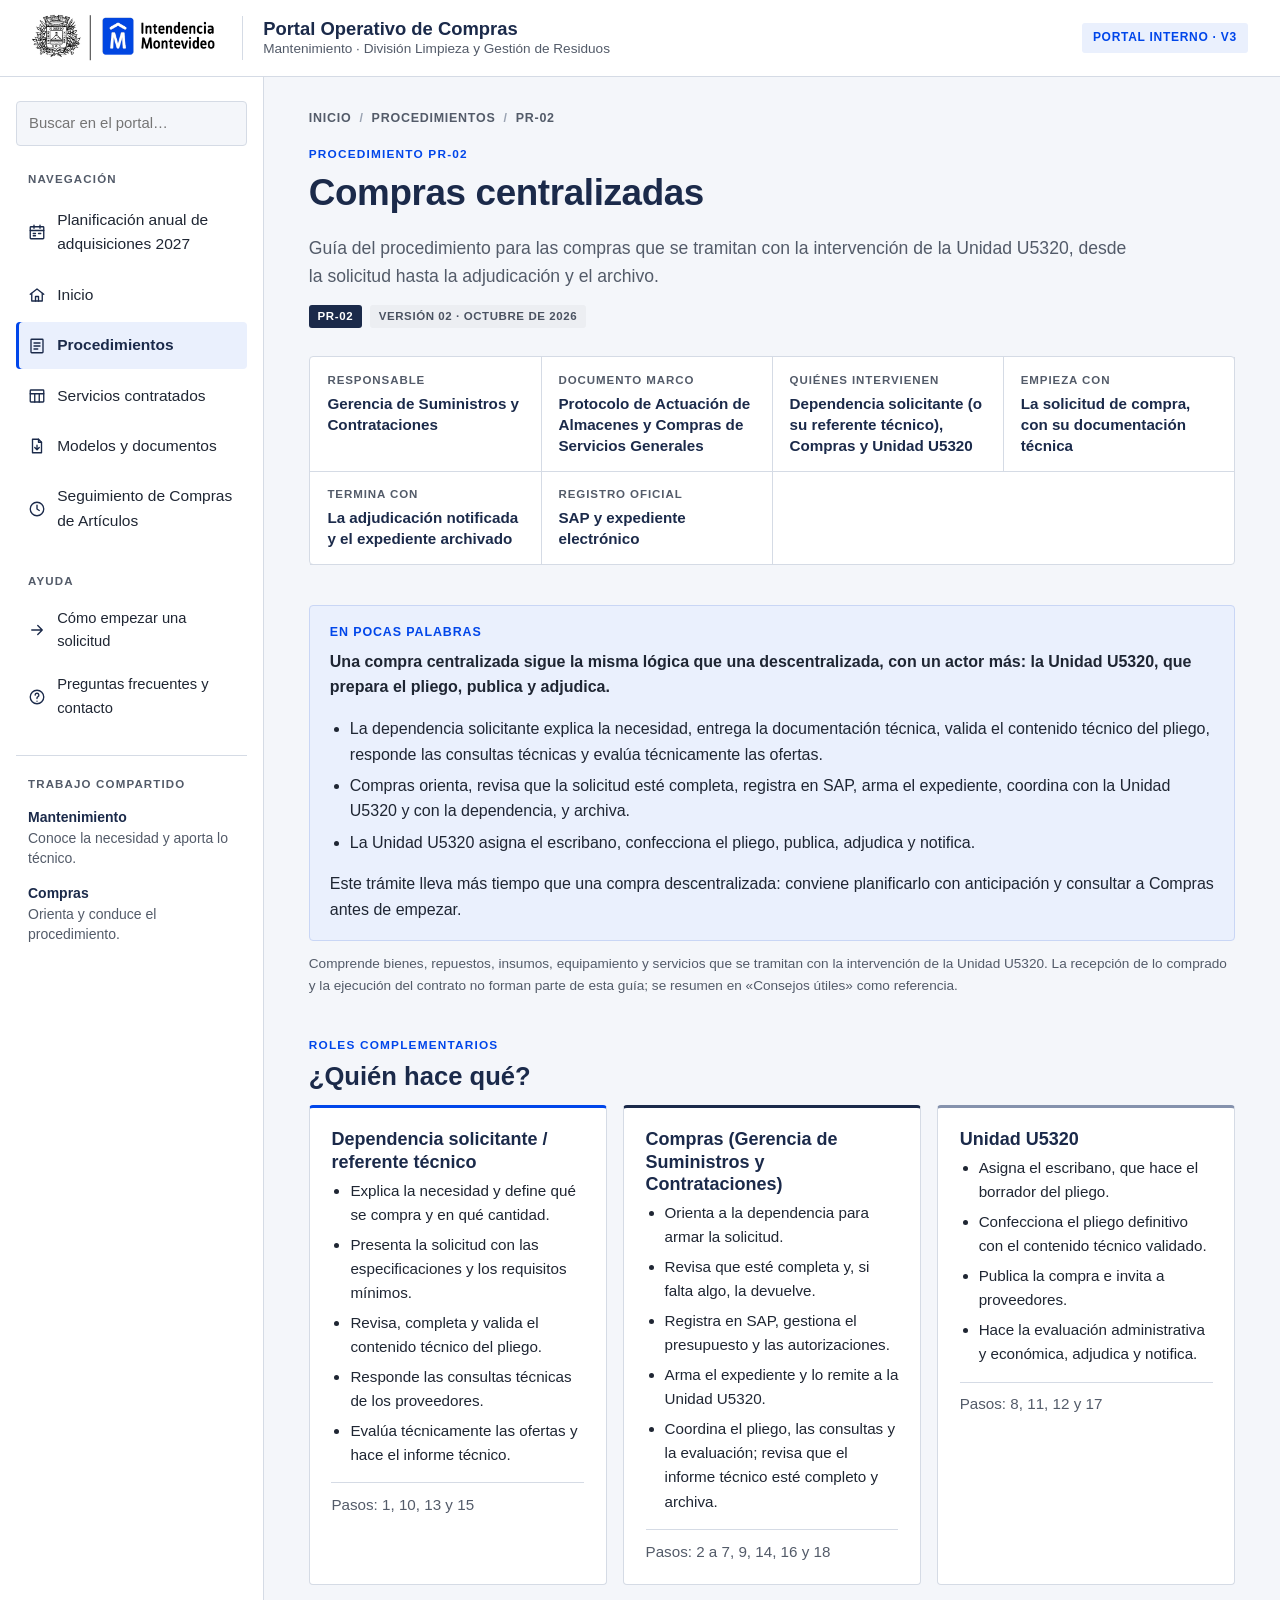
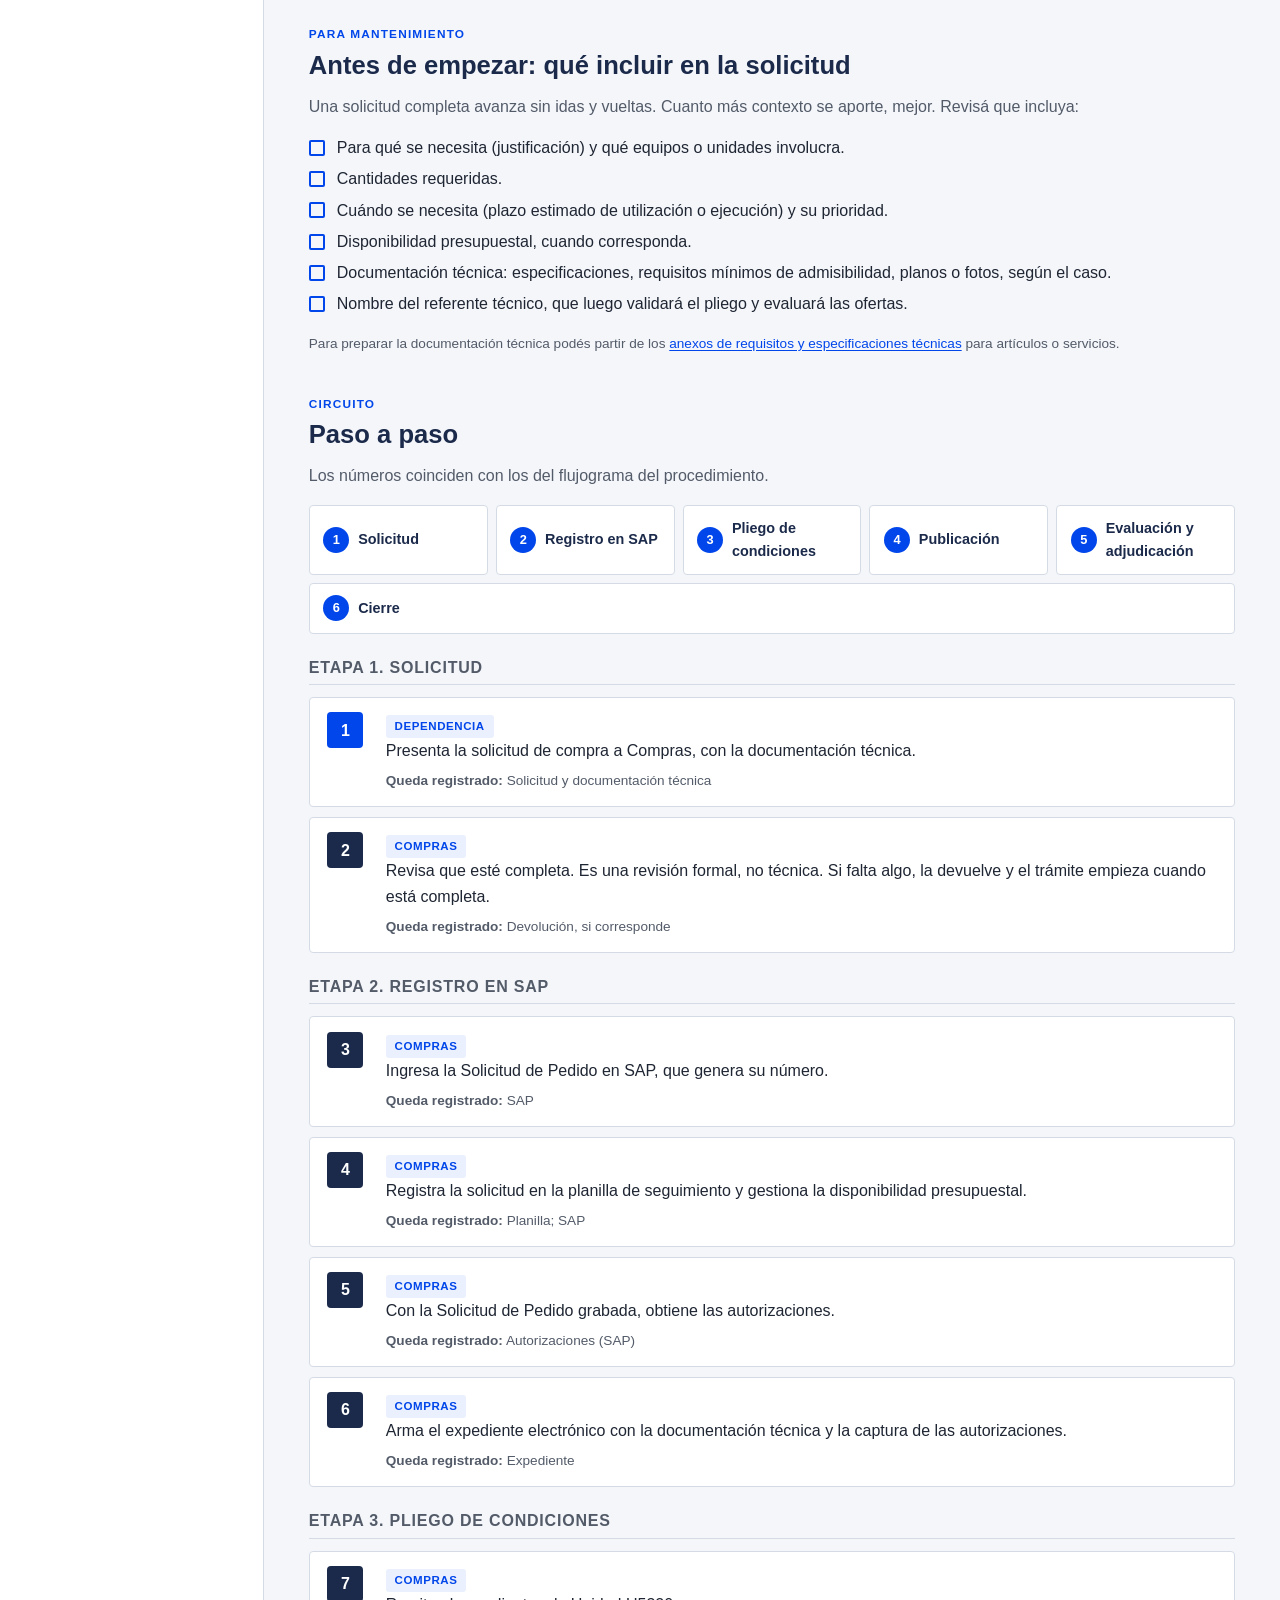
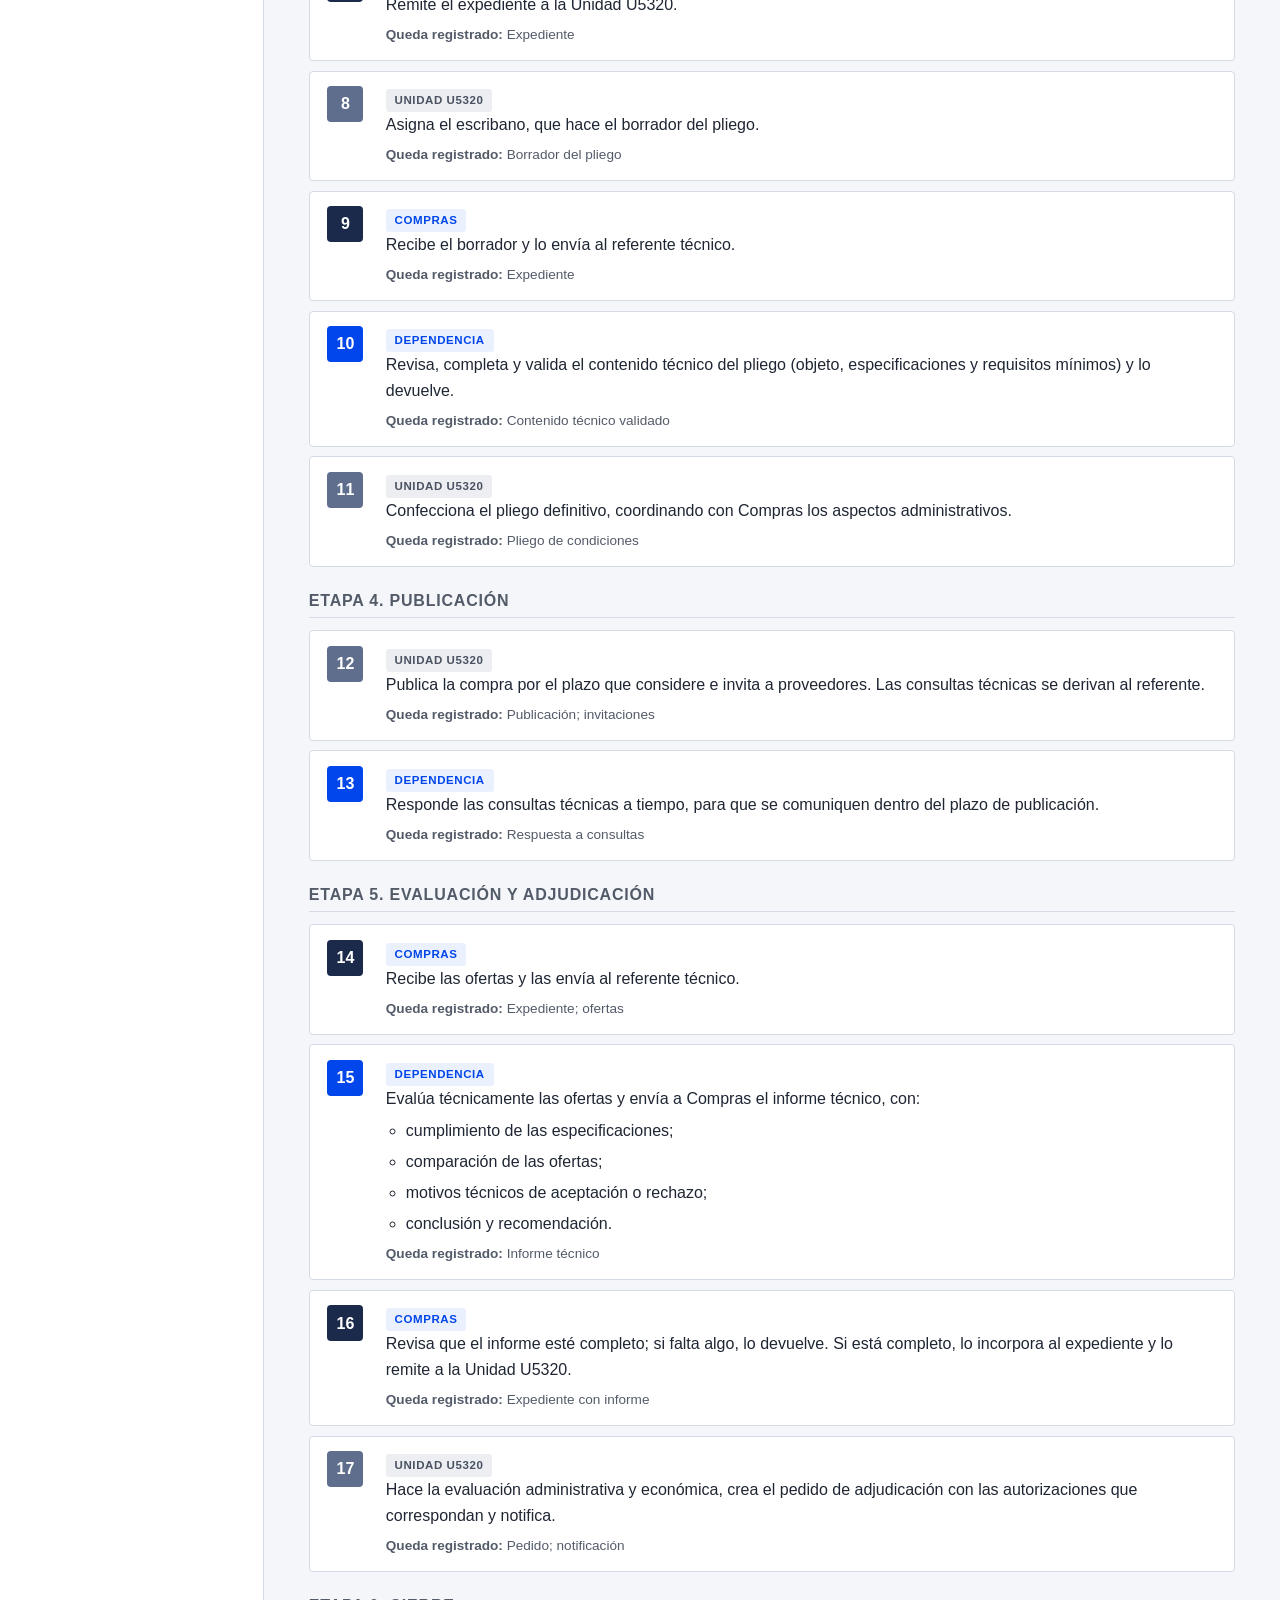
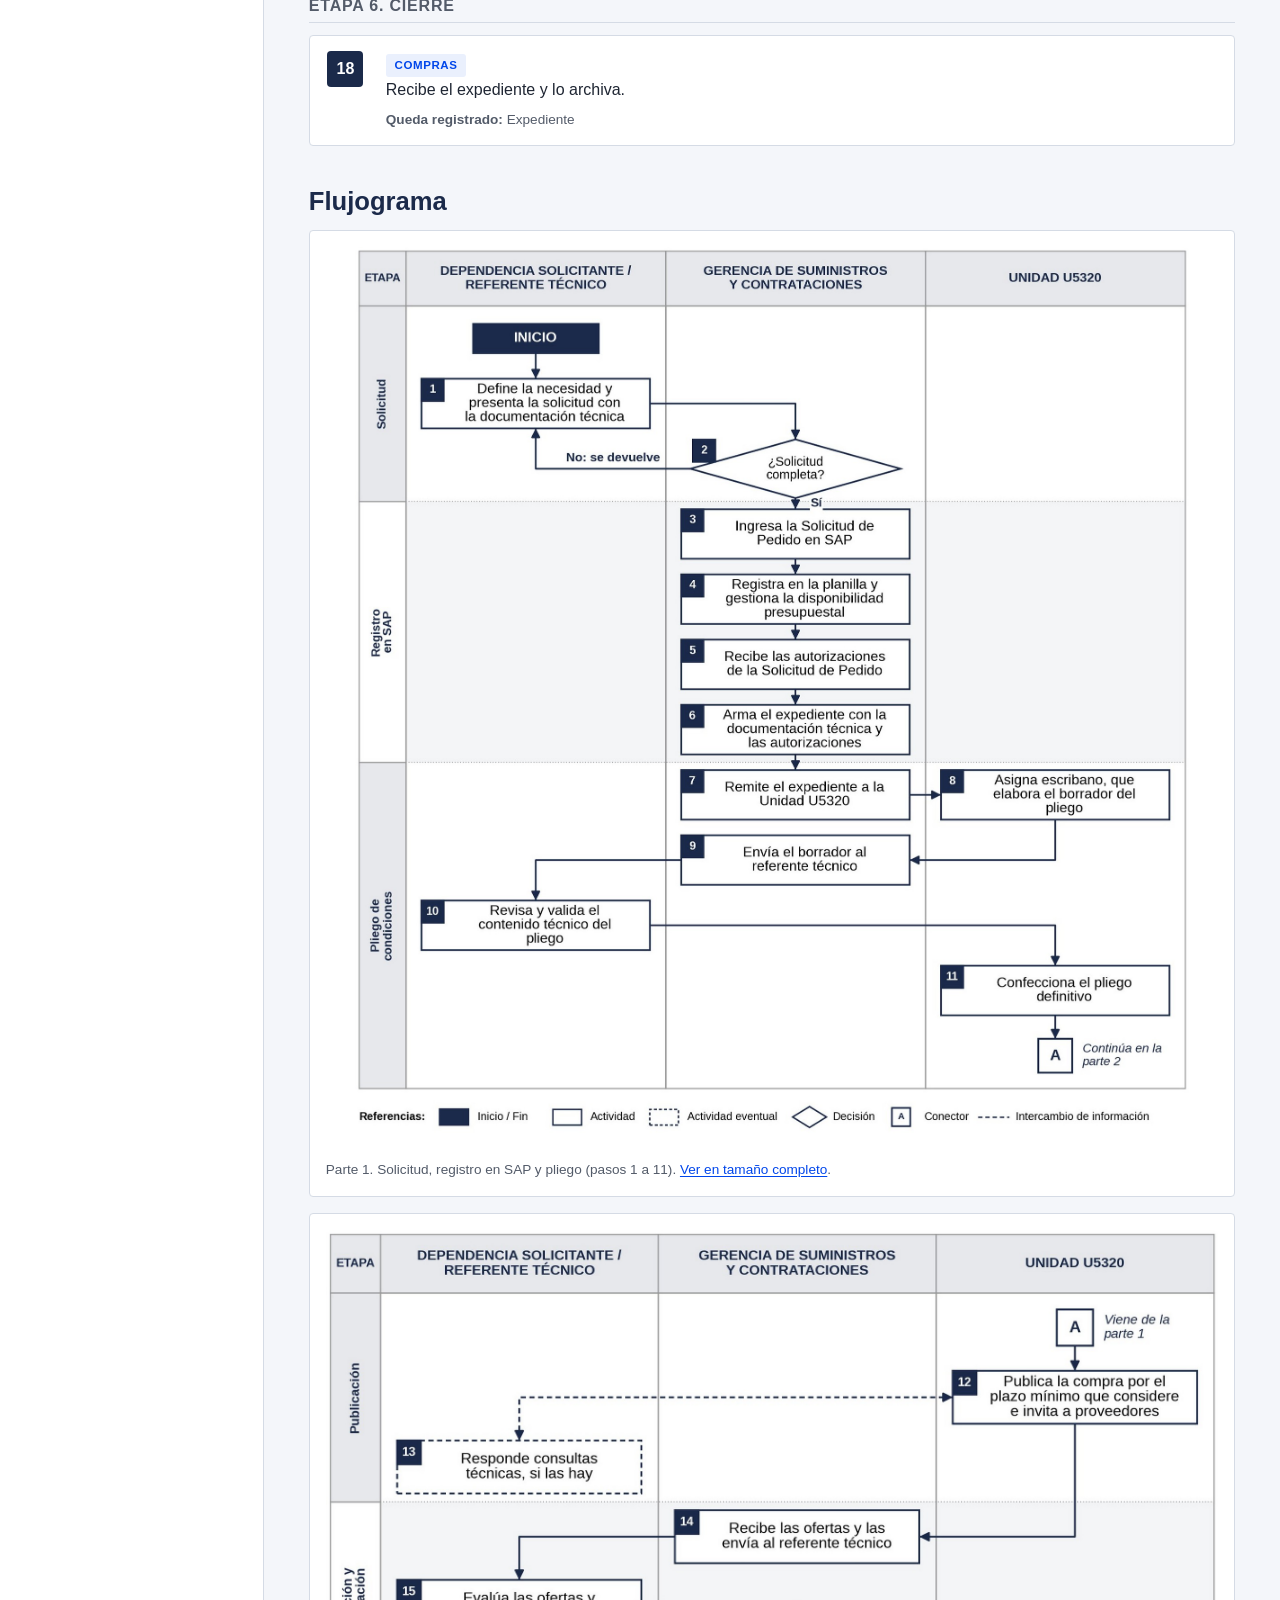
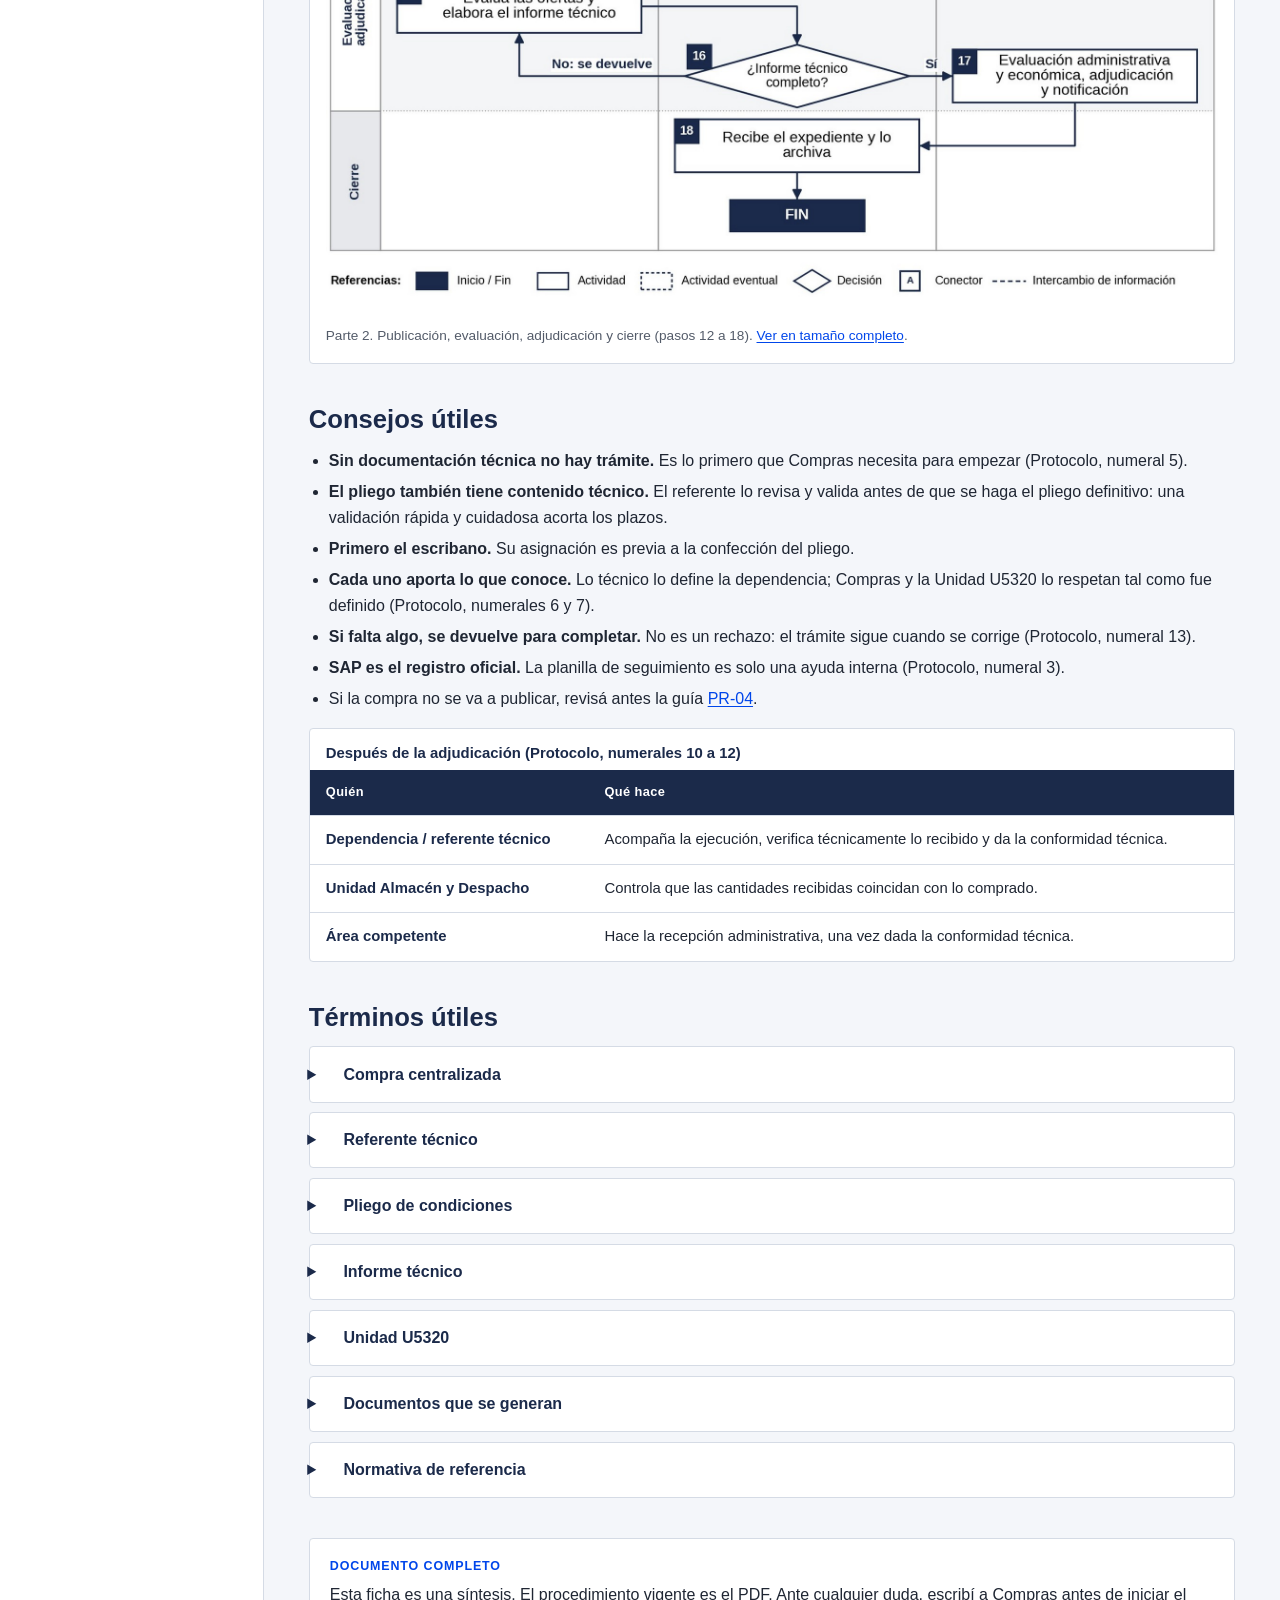
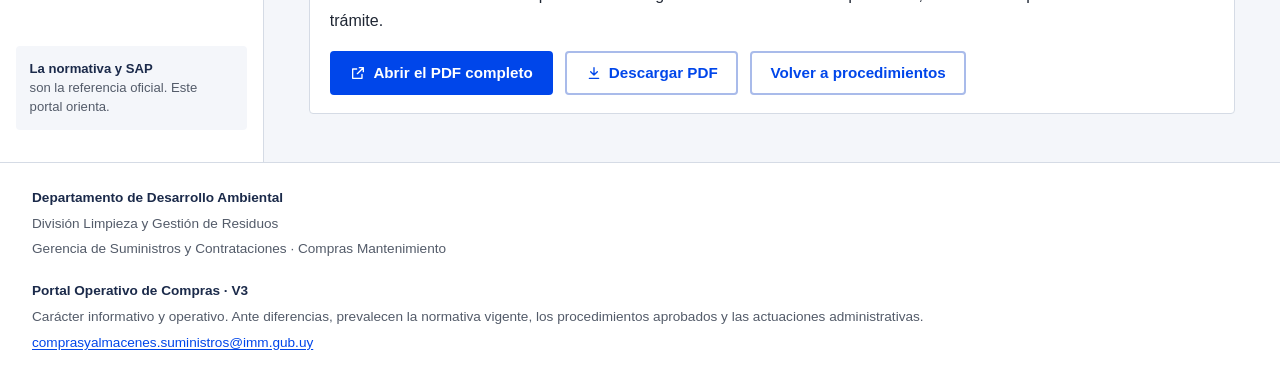
<file: pr-02.html>
<!DOCTYPE html>
<html lang="es-UY">
<head>
  <meta charset="utf-8">
  <meta name="viewport" content="width=device-width, initial-scale=1">
  <title>PR-02 Compras centralizadas · Portal Operativo de Compras</title>
  <meta name="description" content="Síntesis del procedimiento PR-02: Compras centralizadas.">
  <link rel="icon" href="assets/img/logo-im.png">
  <link rel="stylesheet" href="assets/css/styles.css">
</head>
<body>
  <a class="skip-link" href="#contenido">Ir al contenido</a>

  <header class="top">
    <div class="top__inner">
      <!-- EDITAR AQUÍ: logotipo institucional. Reemplazar assets/img/logo-im.png manteniendo el nombre. -->
      <a class="top__logo" href="index.html"><img src="assets/img/logo-im.png" alt="Intendencia de Montevideo" width="640" height="175"></a>
      <span class="top__sep" aria-hidden="true"></span>
      <div class="top__id">
        <a class="top__name" href="index.html">Portal Operativo de Compras</a>
        <span class="top__sub">Mantenimiento · División Limpieza y Gestión de Residuos</span>
      </div>
      <span class="top__tag">Portal interno · <span data-cfg="version">V3</span></span>
      <button class="nav-toggle" type="button" aria-expanded="false" aria-controls="menu"><span class="nav-toggle__bars" aria-hidden="true"></span>Menú</button>
    </div>
  </header>

  <div class="layout">
    <aside class="side" id="menu" aria-label="Menú del portal">
      <form class="search" id="search-form" role="search" autocomplete="off" hidden>
        <label for="search-input">Buscar en el portal</label>
        <input id="search-input" type="search" placeholder="Buscar en el portal…" aria-controls="search-results" aria-expanded="false">
        <ul class="search-results" id="search-results" hidden aria-live="polite"></ul>
      </form>
      <nav class="side-nav" aria-label="Navegación principal">
        <p class="side__label">Navegación</p>
        <ul><li><a href="planificacion.html"><svg viewBox="0 0 24 24" aria-hidden="true" focusable="false"><rect x="3" y="5" width="18" height="16" rx="1"/><path d="M3 10h18M8 3v4M16 3v4"/><path d="M7 14h3M7 17h3M14 14h3"/></svg><span>Planificación anual de adquisiciones 2027</span></a></li><li><a href="index.html"><svg viewBox="0 0 24 24" aria-hidden="true" focusable="false"><path d="M3 11l9-7 9 7"/><path d="M5 10v10h14V10"/><path d="M10 20v-6h4v6"/></svg><span>Inicio</span></a></li><li><a href="procedimientos.html" aria-current="page"><svg viewBox="0 0 24 24" aria-hidden="true" focusable="false"><rect x="4" y="3" width="16" height="18" rx="1"/><path d="M8 8h8M8 12h8M8 16h5"/></svg><span>Procedimientos</span></a></li><li><a href="servicios.html"><svg viewBox="0 0 24 24" aria-hidden="true" focusable="false"><rect x="3" y="4" width="18" height="16" rx="1"/><path d="M3 9h18M9 9v11M15 9v11"/></svg><span>Servicios contratados</span></a></li><li><a href="documentos.html"><svg viewBox="0 0 24 24" aria-hidden="true" focusable="false"><path d="M14 3H6v18h12V7z"/><path d="M14 3v4h4"/><path d="M12 11v6M9 14l3 3 3-3"/></svg><span>Modelos y documentos</span></a></li><li><a href="seguimiento.html"><svg viewBox="0 0 24 24" aria-hidden="true" focusable="false"><circle cx="12" cy="12" r="9"/><path d="M12 7v5l3 2"/></svg><span>Seguimiento de Compras de Artículos</span></a></li></ul>
      </nav>
      <nav class="side-nav side-nav--sec" aria-label="Ayuda">
        <p class="side__label">Ayuda</p>
        <ul><li><a href="como-empezar.html"><svg viewBox="0 0 24 24" aria-hidden="true" focusable="false"><path d="M5 12h14M13 6l6 6-6 6"/></svg><span>Cómo empezar una solicitud</span></a></li><li><a href="preguntas.html"><svg viewBox="0 0 24 24" aria-hidden="true" focusable="false"><circle cx="12" cy="12" r="9"/><path d="M9.5 9.5a2.5 2.5 0 1 1 3.5 2.3c-.6.3-1 .9-1 1.6V14"/><path d="M12 17.5v.01"/></svg><span>Preguntas frecuentes y contacto</span></a></li></ul>
      </nav>
      <div class="side__shared">
        <p class="side__label" style="margin-left:0">Trabajo compartido</p>
        <strong>Mantenimiento</strong>
        <p>Conoce la necesidad y aporta lo técnico.</p>
        <strong>Compras</strong>
        <p>Orienta y conduce el procedimiento.</p>
      </div>
      <div class="side__note"><strong>La normativa y SAP</strong>son la referencia oficial. Este portal orienta.</div>
    </aside>

    <main id="contenido" tabindex="-1">
      <div class="wrap">
        <nav aria-label="Ruta de navegación"><ol class="crumbs"><li><a href="index.html">Inicio</a></li><li><a href="procedimientos.html">Procedimientos</a></li><li aria-current="page">PR-02</li></ol></nav>
        <header class="page-head">
          <span class="eyebrow">Procedimiento PR-02</span>
          <h1>Compras centralizadas</h1>
          <p class="lead">Guía del procedimiento para las compras que se tramitan con la intervención de la Unidad U5320, desde la solicitud hasta la adjudicación y el archivo.</p>
          <div class="tags"><span class="pill pill--navy">PR-02</span><span class="pill pill--grey">Versión 02 · octubre de 2026</span></div>
        </header>

        <dl class="facts"><div><dt>Responsable</dt><dd>Gerencia de Suministros y Contrataciones</dd></div><div><dt>Documento marco</dt><dd>Protocolo de Actuación de Almacenes y Compras de Servicios Generales</dd></div><div><dt>Quiénes intervienen</dt><dd>Dependencia solicitante (o su referente técnico), Compras y Unidad U5320</dd></div><div><dt>Empieza con</dt><dd>La solicitud de compra, con su documentación técnica</dd></div><div><dt>Termina con</dt><dd>La adjudicación notificada y el expediente archivado</dd></div><div><dt>Registro oficial</dt><dd>SAP y expediente electrónico</dd></div></dl>

        <section class="section" aria-labelledby="pocas">
          <div class="note">
            <span class="note__title" id="pocas">En pocas palabras</span>
            <p><strong>Una compra centralizada sigue la misma lógica que una descentralizada, con un actor más: la Unidad U5320, que prepara el pliego, publica y adjudica.</strong></p>
            <ul>
              <li>La dependencia solicitante explica la necesidad, entrega la documentación técnica, valida el contenido técnico del pliego, responde las consultas técnicas y evalúa técnicamente las ofertas.</li>
              <li>Compras orienta, revisa que la solicitud esté completa, registra en SAP, arma el expediente, coordina con la Unidad U5320 y con la dependencia, y archiva.</li>
              <li>La Unidad U5320 asigna el escribano, confecciona el pliego, publica, adjudica y notifica.</li>
            </ul>
            <p>Este trámite lleva más tiempo que una compra descentralizada: conviene planificarlo con anticipación y consultar a Compras antes de empezar.</p>
          </div>
          <p class="small" style="margin-top:.75rem">Comprende bienes, repuestos, insumos, equipamiento y servicios que se tramitan con la intervención de la Unidad U5320. La recepción de lo comprado y la ejecución del contrato no forman parte de esta guía; se resumen en «Consejos útiles» como referencia.</p>
        </section>

        <section class="section" aria-labelledby="quien">
          <span class="eyebrow">Roles complementarios</span>
          <h2 id="quien">¿Quién hace qué?</h2>
          <div class="grid grid--3"><div class="card role role--dep"><h3>Dependencia solicitante / referente técnico</h3><ul><li>Explica la necesidad y define qué se compra y en qué cantidad.</li><li>Presenta la solicitud con las especificaciones y los requisitos mínimos.</li><li>Revisa, completa y valida el contenido técnico del pliego.</li><li>Responde las consultas técnicas de los proveedores.</li><li>Evalúa técnicamente las ofertas y hace el informe técnico.</li></ul><p class="role__steps">Pasos: 1, 10, 13 y 15</p></div><div class="card role role--compras"><h3>Compras (Gerencia de Suministros y Contrataciones)</h3><ul><li>Orienta a la dependencia para armar la solicitud.</li><li>Revisa que esté completa y, si falta algo, la devuelve.</li><li>Registra en SAP, gestiona el presupuesto y las autorizaciones.</li><li>Arma el expediente y lo remite a la Unidad U5320.</li><li>Coordina el pliego, las consultas y la evaluación; revisa que el informe técnico esté completo y archiva.</li></ul><p class="role__steps">Pasos: 2 a 7, 9, 14, 16 y 18</p></div><div class="card role role--otro"><h3>Unidad U5320</h3><ul><li>Asigna el escribano, que hace el borrador del pliego.</li><li>Confecciona el pliego definitivo con el contenido técnico validado.</li><li>Publica la compra e invita a proveedores.</li><li>Hace la evaluación administrativa y económica, adjudica y notifica.</li></ul><p class="role__steps">Pasos: 8, 11, 12 y 17</p></div></div>
        </section>

        <section class="section" id="antes" aria-labelledby="antes-t">
          <span class="eyebrow">Para Mantenimiento</span>
          <h2 id="antes-t">Antes de empezar: qué incluir en la solicitud</h2>
          <p class="section-lead">Una solicitud completa avanza sin idas y vueltas. Cuanto más contexto se aporte, mejor. Revisá que incluya:</p>
          <ul class="check"><li>Para qué se necesita (justificación) y qué equipos o unidades involucra.</li><li>Cantidades requeridas.</li><li>Cuándo se necesita (plazo estimado de utilización o ejecución) y su prioridad.</li><li>Disponibilidad presupuestal, cuando corresponda.</li><li>Documentación técnica: especificaciones, requisitos mínimos de admisibilidad, planos o fotos, según el caso.</li><li>Nombre del referente técnico, que luego validará el pliego y evaluará las ofertas.</li></ul>
          <p class="small">Para preparar la documentación técnica podés partir de los <a href="documentos.html#modelos">anexos de requisitos y especificaciones técnicas</a> para artículos o servicios.</p>
        </section>

        <section class="section" aria-labelledby="pasos">
          <span class="eyebrow">Circuito</span>
          <h2 id="pasos">Paso a paso</h2>
          <p class="section-lead">Los números coinciden con los del flujograma del procedimiento.</p>
          <ol class="stages" aria-label="Etapas"><li><a href="#etapa-1">Solicitud</a></li><li><a href="#etapa-2">Registro en SAP</a></li><li><a href="#etapa-3">Pliego de condiciones</a></li><li><a href="#etapa-4">Publicación</a></li><li><a href="#etapa-5">Evaluación y adjudicación</a></li><li><a href="#etapa-6">Cierre</a></li></ol><div class="stage" id="etapa-1"><h3>Etapa 1. Solicitud</h3><ol class="steps"><li class="step step--dep"><span class="step__n" aria-hidden="true">1</span><div>
                <p class="step__who"><span class="sr-only">Paso 1. </span><span class="pill">Dependencia</span></p>
                <p>Presenta la solicitud de compra a Compras, con la documentación técnica.</p>
                <p class="step__reg"><strong>Queda registrado:</strong> Solicitud y documentación técnica</p></div></li><li class="step "><span class="step__n" aria-hidden="true">2</span><div>
                <p class="step__who"><span class="sr-only">Paso 2. </span><span class="pill">Compras</span></p>
                <p>Revisa que esté completa. Es una revisión formal, no técnica. Si falta algo, la devuelve y el trámite empieza cuando está completa.</p>
                <p class="step__reg"><strong>Queda registrado:</strong> Devolución, si corresponde</p></div></li></ol></div><div class="stage" id="etapa-2"><h3>Etapa 2. Registro en SAP</h3><ol class="steps"><li class="step "><span class="step__n" aria-hidden="true">3</span><div>
                <p class="step__who"><span class="sr-only">Paso 3. </span><span class="pill">Compras</span></p>
                <p>Ingresa la Solicitud de Pedido en SAP, que genera su número.</p>
                <p class="step__reg"><strong>Queda registrado:</strong> SAP</p></div></li><li class="step "><span class="step__n" aria-hidden="true">4</span><div>
                <p class="step__who"><span class="sr-only">Paso 4. </span><span class="pill">Compras</span></p>
                <p>Registra la solicitud en la planilla de seguimiento y gestiona la disponibilidad presupuestal.</p>
                <p class="step__reg"><strong>Queda registrado:</strong> Planilla; SAP</p></div></li><li class="step "><span class="step__n" aria-hidden="true">5</span><div>
                <p class="step__who"><span class="sr-only">Paso 5. </span><span class="pill">Compras</span></p>
                <p>Con la Solicitud de Pedido grabada, obtiene las autorizaciones.</p>
                <p class="step__reg"><strong>Queda registrado:</strong> Autorizaciones (SAP)</p></div></li><li class="step "><span class="step__n" aria-hidden="true">6</span><div>
                <p class="step__who"><span class="sr-only">Paso 6. </span><span class="pill">Compras</span></p>
                <p>Arma el expediente electrónico con la documentación técnica y la captura de las autorizaciones.</p>
                <p class="step__reg"><strong>Queda registrado:</strong> Expediente</p></div></li></ol></div><div class="stage" id="etapa-3"><h3>Etapa 3. Pliego de condiciones</h3><ol class="steps"><li class="step "><span class="step__n" aria-hidden="true">7</span><div>
                <p class="step__who"><span class="sr-only">Paso 7. </span><span class="pill">Compras</span></p>
                <p>Remite el expediente a la Unidad U5320.</p>
                <p class="step__reg"><strong>Queda registrado:</strong> Expediente</p></div></li><li class="step step--otro"><span class="step__n" aria-hidden="true">8</span><div>
                <p class="step__who"><span class="sr-only">Paso 8. </span><span class="pill pill--grey">Unidad U5320</span></p>
                <p>Asigna el escribano, que hace el borrador del pliego.</p>
                <p class="step__reg"><strong>Queda registrado:</strong> Borrador del pliego</p></div></li><li class="step "><span class="step__n" aria-hidden="true">9</span><div>
                <p class="step__who"><span class="sr-only">Paso 9. </span><span class="pill">Compras</span></p>
                <p>Recibe el borrador y lo envía al referente técnico.</p>
                <p class="step__reg"><strong>Queda registrado:</strong> Expediente</p></div></li><li class="step step--dep"><span class="step__n" aria-hidden="true">10</span><div>
                <p class="step__who"><span class="sr-only">Paso 10. </span><span class="pill">Dependencia</span></p>
                <p>Revisa, completa y valida el contenido técnico del pliego (objeto, especificaciones y requisitos mínimos) y lo devuelve.</p>
                <p class="step__reg"><strong>Queda registrado:</strong> Contenido técnico validado</p></div></li><li class="step step--otro"><span class="step__n" aria-hidden="true">11</span><div>
                <p class="step__who"><span class="sr-only">Paso 11. </span><span class="pill pill--grey">Unidad U5320</span></p>
                <p>Confecciona el pliego definitivo, coordinando con Compras los aspectos administrativos.</p>
                <p class="step__reg"><strong>Queda registrado:</strong> Pliego de condiciones</p></div></li></ol></div><div class="stage" id="etapa-4"><h3>Etapa 4. Publicación</h3><ol class="steps"><li class="step step--otro"><span class="step__n" aria-hidden="true">12</span><div>
                <p class="step__who"><span class="sr-only">Paso 12. </span><span class="pill pill--grey">Unidad U5320</span></p>
                <p>Publica la compra por el plazo que considere e invita a proveedores. Las consultas técnicas se derivan al referente.</p>
                <p class="step__reg"><strong>Queda registrado:</strong> Publicación; invitaciones</p></div></li><li class="step step--dep"><span class="step__n" aria-hidden="true">13</span><div>
                <p class="step__who"><span class="sr-only">Paso 13. </span><span class="pill">Dependencia</span></p>
                <p>Responde las consultas técnicas a tiempo, para que se comuniquen dentro del plazo de publicación.</p>
                <p class="step__reg"><strong>Queda registrado:</strong> Respuesta a consultas</p></div></li></ol></div><div class="stage" id="etapa-5"><h3>Etapa 5. Evaluación y adjudicación</h3><ol class="steps"><li class="step "><span class="step__n" aria-hidden="true">14</span><div>
                <p class="step__who"><span class="sr-only">Paso 14. </span><span class="pill">Compras</span></p>
                <p>Recibe las ofertas y las envía al referente técnico.</p>
                <p class="step__reg"><strong>Queda registrado:</strong> Expediente; ofertas</p></div></li><li class="step step--dep"><span class="step__n" aria-hidden="true">15</span><div>
                <p class="step__who"><span class="sr-only">Paso 15. </span><span class="pill">Dependencia</span></p>
                <p>Evalúa técnicamente las ofertas y envía a Compras el informe técnico, con:</p><ul><li>cumplimiento de las especificaciones;</li><li>comparación de las ofertas;</li><li>motivos técnicos de aceptación o rechazo;</li><li>conclusión y recomendación.</li></ul><p class="sr-only"></p>
                <p class="step__reg"><strong>Queda registrado:</strong> Informe técnico</p></div></li><li class="step "><span class="step__n" aria-hidden="true">16</span><div>
                <p class="step__who"><span class="sr-only">Paso 16. </span><span class="pill">Compras</span></p>
                <p>Revisa que el informe esté completo; si falta algo, lo devuelve. Si está completo, lo incorpora al expediente y lo remite a la Unidad U5320.</p>
                <p class="step__reg"><strong>Queda registrado:</strong> Expediente con informe</p></div></li><li class="step step--otro"><span class="step__n" aria-hidden="true">17</span><div>
                <p class="step__who"><span class="sr-only">Paso 17. </span><span class="pill pill--grey">Unidad U5320</span></p>
                <p>Hace la evaluación administrativa y económica, crea el pedido de adjudicación con las autorizaciones que correspondan y notifica.</p>
                <p class="step__reg"><strong>Queda registrado:</strong> Pedido; notificación</p></div></li></ol></div><div class="stage" id="etapa-6"><h3>Etapa 6. Cierre</h3><ol class="steps"><li class="step "><span class="step__n" aria-hidden="true">18</span><div>
                <p class="step__who"><span class="sr-only">Paso 18. </span><span class="pill">Compras</span></p>
                <p>Recibe el expediente y lo archiva.</p>
                <p class="step__reg"><strong>Queda registrado:</strong> Expediente</p></div></li></ol></div>
        </section>

        <section class="section" aria-labelledby="flujo">
          <h2 id="flujo">Flujograma</h2>
          <figure class="figure" style="margin-bottom:1rem">
            <a href="assets/img/flujograma-pr02-parte1.jpg" target="_blank" rel="noopener"><img src="assets/img/flujograma-pr02-parte1.jpg" alt="Flujograma de PR-02, parte 1, con carriles para la dependencia, Compras y la Unidad U5320: solicitud, registro en SAP y pliego, pasos 1 a 11." loading="lazy"></a>
            <figcaption>Parte 1. Solicitud, registro en SAP y pliego (pasos 1 a 11). <a href="assets/img/flujograma-pr02-parte1.jpg" target="_blank" rel="noopener">Ver en tamaño completo<span class="sr-only"> (se abre en una pestaña nueva)</span></a>.</figcaption>
          </figure><figure class="figure" style="margin-bottom:1rem">
            <a href="assets/img/flujograma-pr02-parte2.jpg" target="_blank" rel="noopener"><img src="assets/img/flujograma-pr02-parte2.jpg" alt="Flujograma de PR-02, parte 2: publicación, evaluación, adjudicación y cierre, pasos 12 a 18." loading="lazy"></a>
            <figcaption>Parte 2. Publicación, evaluación, adjudicación y cierre (pasos 12 a 18). <a href="assets/img/flujograma-pr02-parte2.jpg" target="_blank" rel="noopener">Ver en tamaño completo<span class="sr-only"> (se abre en una pestaña nueva)</span></a>.</figcaption>
          </figure>
        </section>

        <section class="section" aria-labelledby="consejos">
          <h2 id="consejos">Consejos útiles</h2>
          <ul class=""><li><strong>Sin documentación técnica no hay trámite.</strong> Es lo primero que Compras necesita para empezar (Protocolo, numeral 5).</li><li><strong>El pliego también tiene contenido técnico.</strong> El referente lo revisa y valida antes de que se haga el pliego definitivo: una validación rápida y cuidadosa acorta los plazos.</li><li><strong>Primero el escribano.</strong> Su asignación es previa a la confección del pliego.</li><li><strong>Cada uno aporta lo que conoce.</strong> Lo técnico lo define la dependencia; Compras y la Unidad U5320 lo respetan tal como fue definido (Protocolo, numerales 6 y 7).</li><li><strong>Si falta algo, se devuelve para completar.</strong> No es un rechazo: el trámite sigue cuando se corrige (Protocolo, numeral 13).</li><li><strong>SAP es el registro oficial.</strong> La planilla de seguimiento es solo una ayuda interna (Protocolo, numeral 3).</li><li>Si la compra no se va a publicar, revisá antes la guía <a href="pr-04.html">PR-04</a>.</li></ul>
          <div class="table-wrap"><table class="stack">
              <caption>Después de la adjudicación (Protocolo, numerales 10 a 12)</caption>
              <thead><tr><th scope="col">Quién</th><th scope="col">Qué hace</th></tr></thead>
              <tbody>
                <tr><th scope="row">Dependencia / referente técnico</th><td data-label="Qué hace">Acompaña la ejecución, verifica técnicamente lo recibido y da la conformidad técnica.</td></tr>
                <tr><th scope="row">Unidad Almacén y Despacho</th><td data-label="Qué hace">Controla que las cantidades recibidas coincidan con lo comprado.</td></tr>
                <tr><th scope="row">Área competente</th><td data-label="Qué hace">Hace la recepción administrativa, una vez dada la conformidad técnica.</td></tr>
              </tbody></table></div>
        </section>

        <section class="section" aria-labelledby="terminos">
          <h2 id="terminos">Términos útiles</h2>
          <details><summary>Compra centralizada</summary><div><p>La que, por su monto, se tramita con intervención de la Unidad U5320, dentro de los importes vigentes para este procedimiento. Ante dudas sobre el monto, consultá a Compras.</p></div></details><details><summary>Referente técnico</summary><div><p>Persona que la dependencia designa para acompañar técnicamente la compra.</p></div></details><details><summary>Pliego de condiciones</summary><div><p>Documento que rige el llamado. Se hace a partir del borrador del escribano y del contenido técnico validado por la dependencia.</p></div></details><details><summary>Informe técnico</summary><div><p>Análisis de las ofertas hecho por la dependencia, con los contenidos del numeral 8 del Protocolo.</p></div></details><details><summary>Unidad U5320</summary><div><p>Unidad que asigna el escribano, confecciona el pliego, publica, adjudica y notifica.</p></div></details><details><summary>Documentos que se generan</summary><div><p>La dependencia hace la solicitud, la documentación técnica, la validación técnica del pliego, las respuestas a consultas y el informe técnico; Compras registra en SAP, captura las autorizaciones y lleva el expediente y la planilla; la Unidad U5320 hace el pliego y el pedido de adjudicación.</p></div></details><details><summary>Normativa de referencia</summary><div><p>TOCAF, resoluciones internas y protocolos de compras aplicables.</p></div></details>
        </section>

        <section class="section" aria-labelledby="completo">
          <div class="note note--plain">
            <span class="note__title" id="completo">Documento completo</span>
            <p>Esta ficha es una síntesis. El procedimiento vigente es el PDF. Ante cualquier duda, escribí a Compras antes de iniciar el trámite.</p>
            <div class="btn-row">
          <a class="btn" href="documentos/procedimientos/PR-02_Compras_centralizadas.pdf" target="_blank" rel="noopener"><svg viewBox="0 0 24 24" aria-hidden="true" focusable="false"><path d="M14 4h6v6M20 4l-9 9"/><path d="M18 14v6H4V6h6"/></svg>Abrir el PDF completo<span class="sr-only"> (se abre en una pestaña nueva)</span></a>
          <a class="btn btn--sec" href="documentos/procedimientos/PR-02_Compras_centralizadas.pdf" download><svg viewBox="0 0 24 24" aria-hidden="true" focusable="false"><path d="M12 4v11M7 10l5 5 5-5M5 20h14"/></svg>Descargar PDF</a>
          <a class="btn btn--sec" href="procedimientos.html">Volver a procedimientos</a>
        </div>
          </div>
        </section>
      </div>
    </main>
  </div>

  <footer class="foot">
    <div>
      <p><strong>Departamento de Desarrollo Ambiental</strong></p>
      <p>División Limpieza y Gestión de Residuos</p>
      <p>Gerencia de Suministros y Contrataciones · Compras Mantenimiento</p>
    </div>
    <div>
      <p><strong>Portal Operativo de Compras · <span data-cfg="version">V3</span></strong></p>
      <p>Carácter informativo y operativo. Ante diferencias, prevalecen la normativa vigente, los procedimientos aprobados y las actuaciones administrativas.</p>
      <p><a href="mailto:comprasyalmacenes.suministros@imm.gub.uy">comprasyalmacenes.suministros@imm.gub.uy</a></p>
    </div>
  </footer>

  <script src="assets/js/app.js"></script>
</body>
</html>
</file>
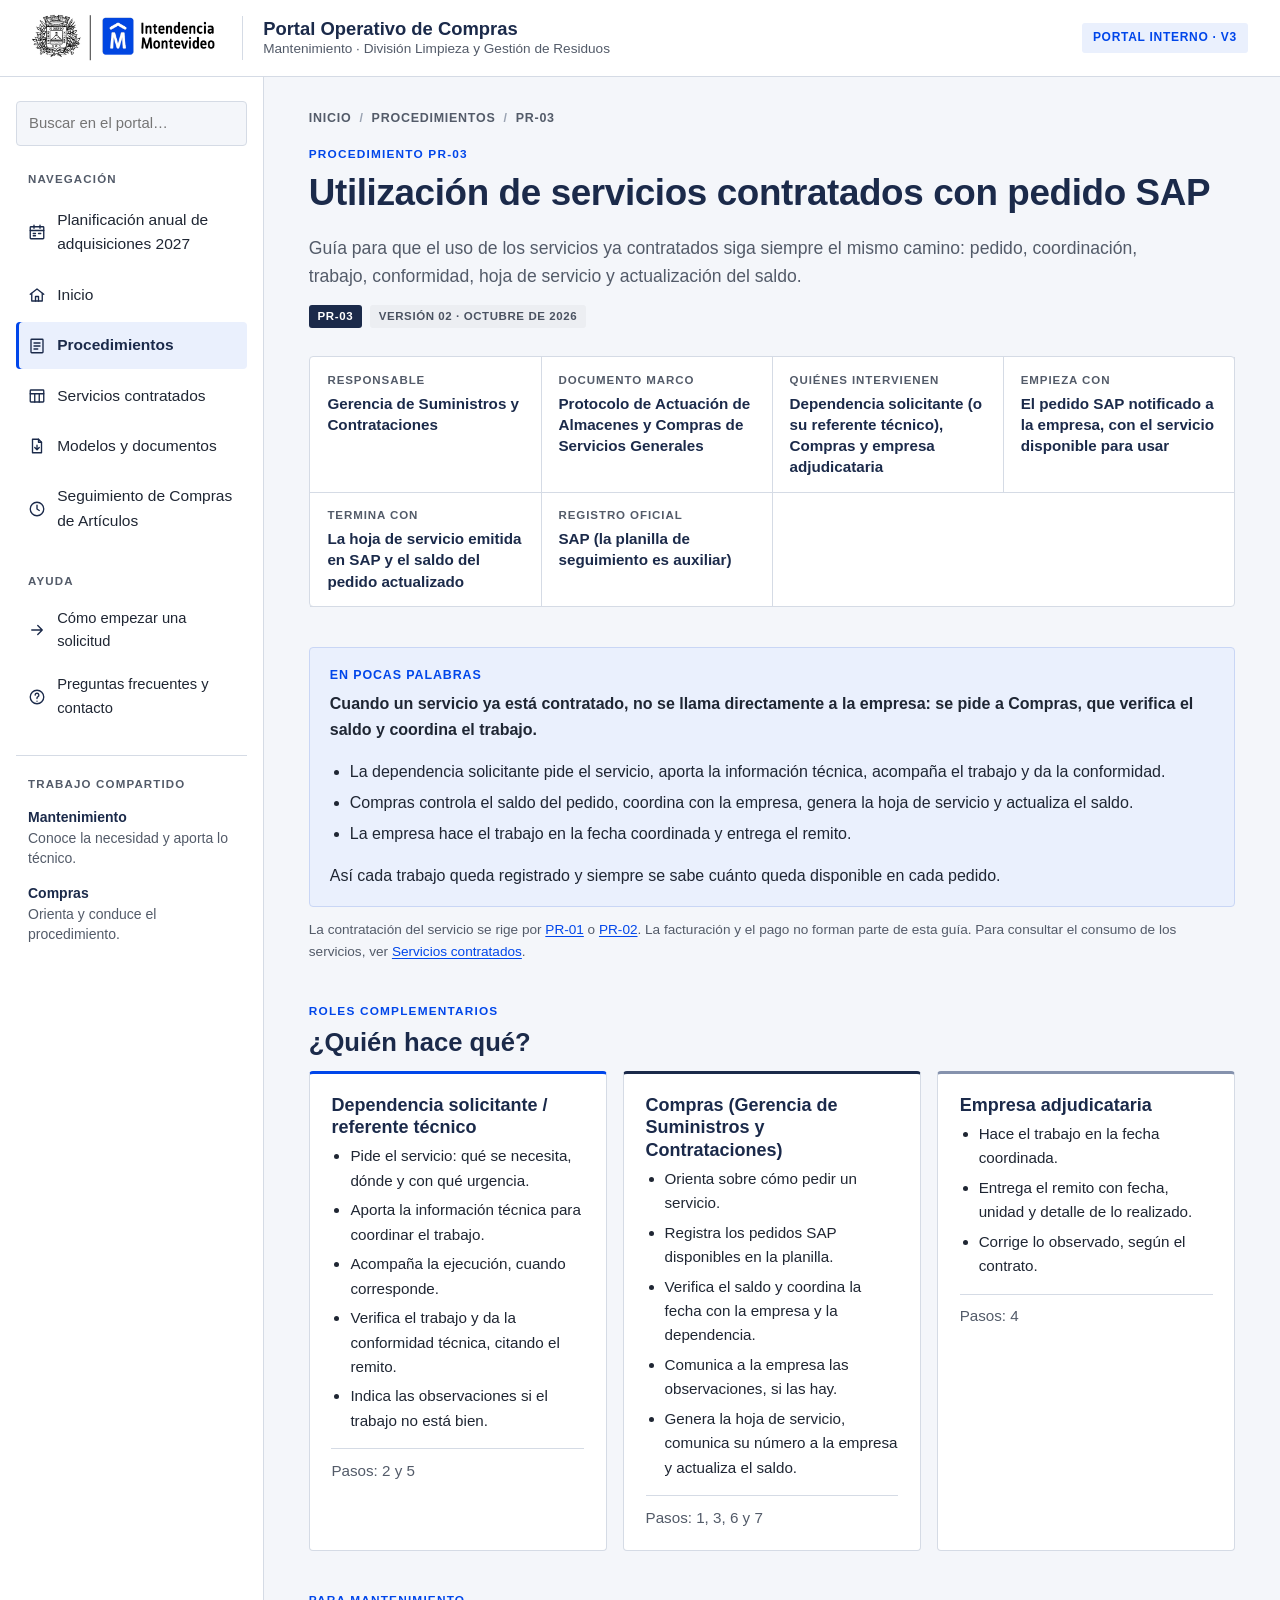
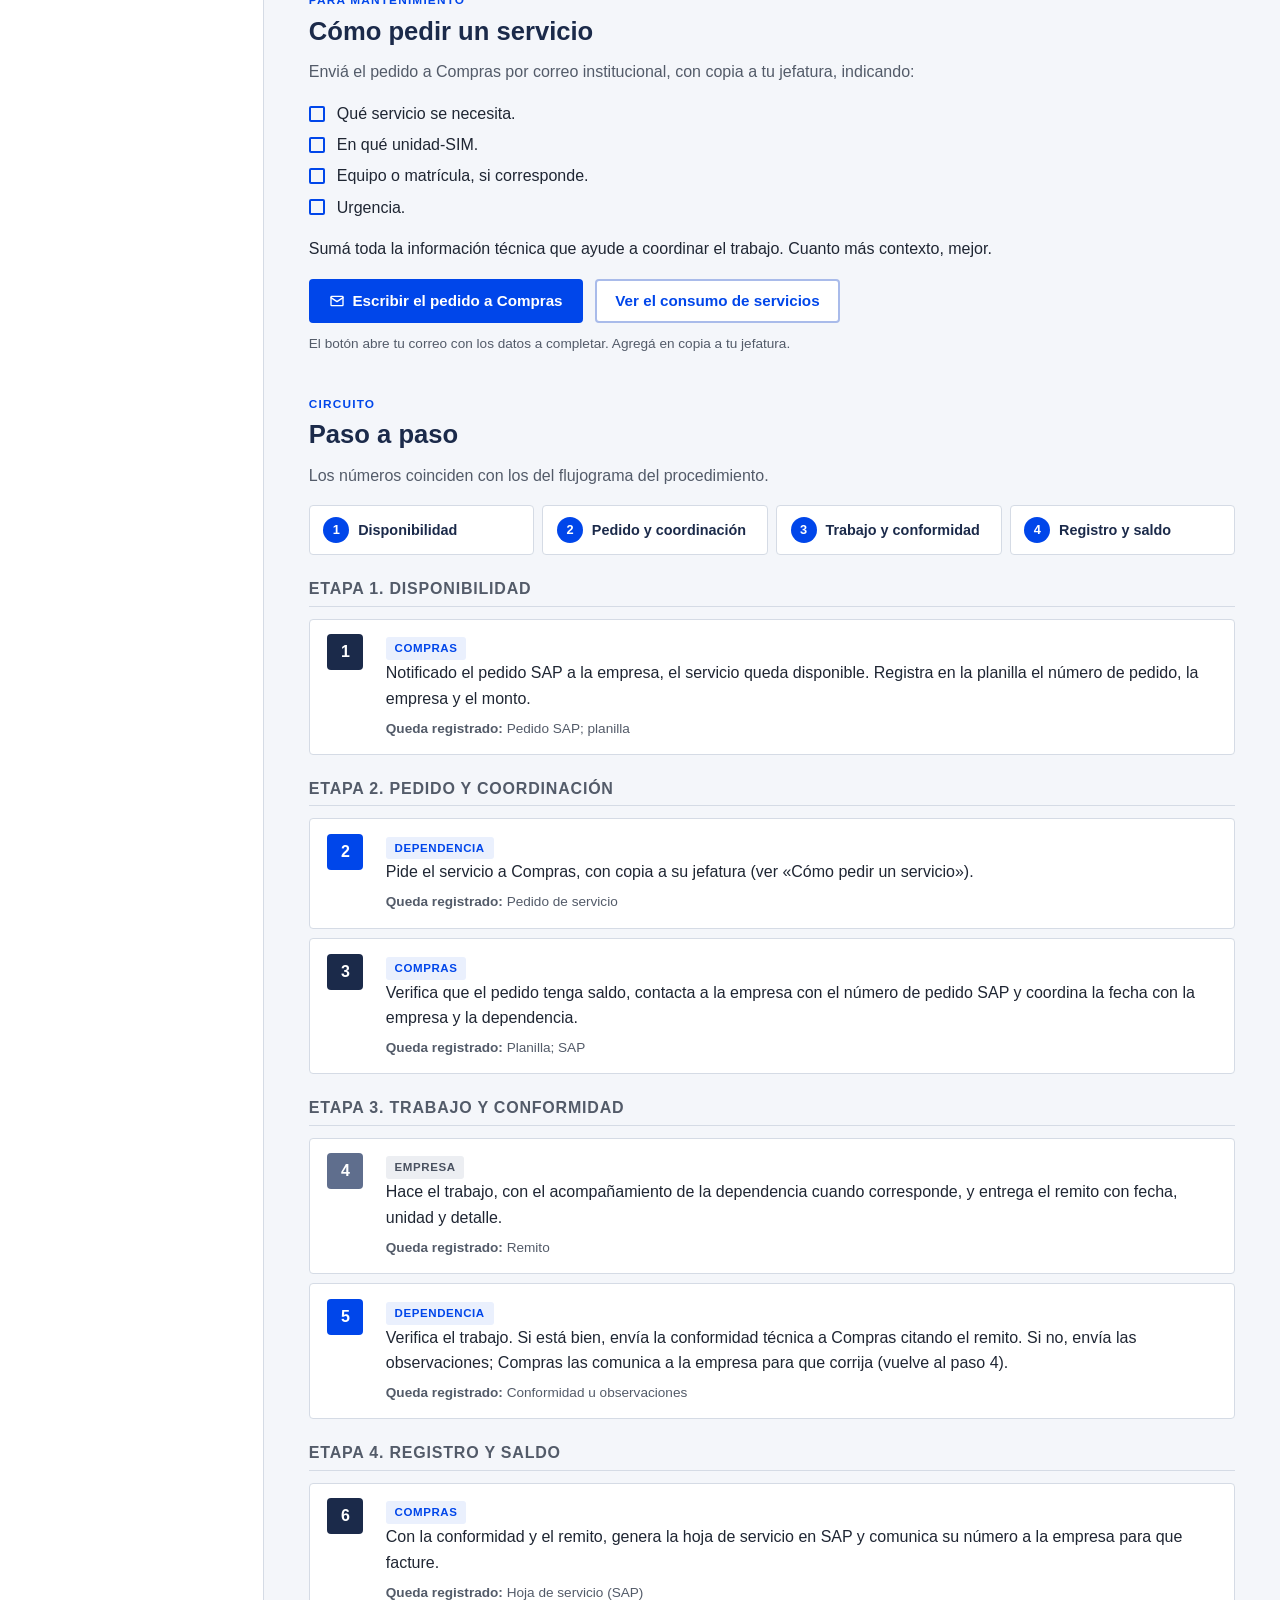
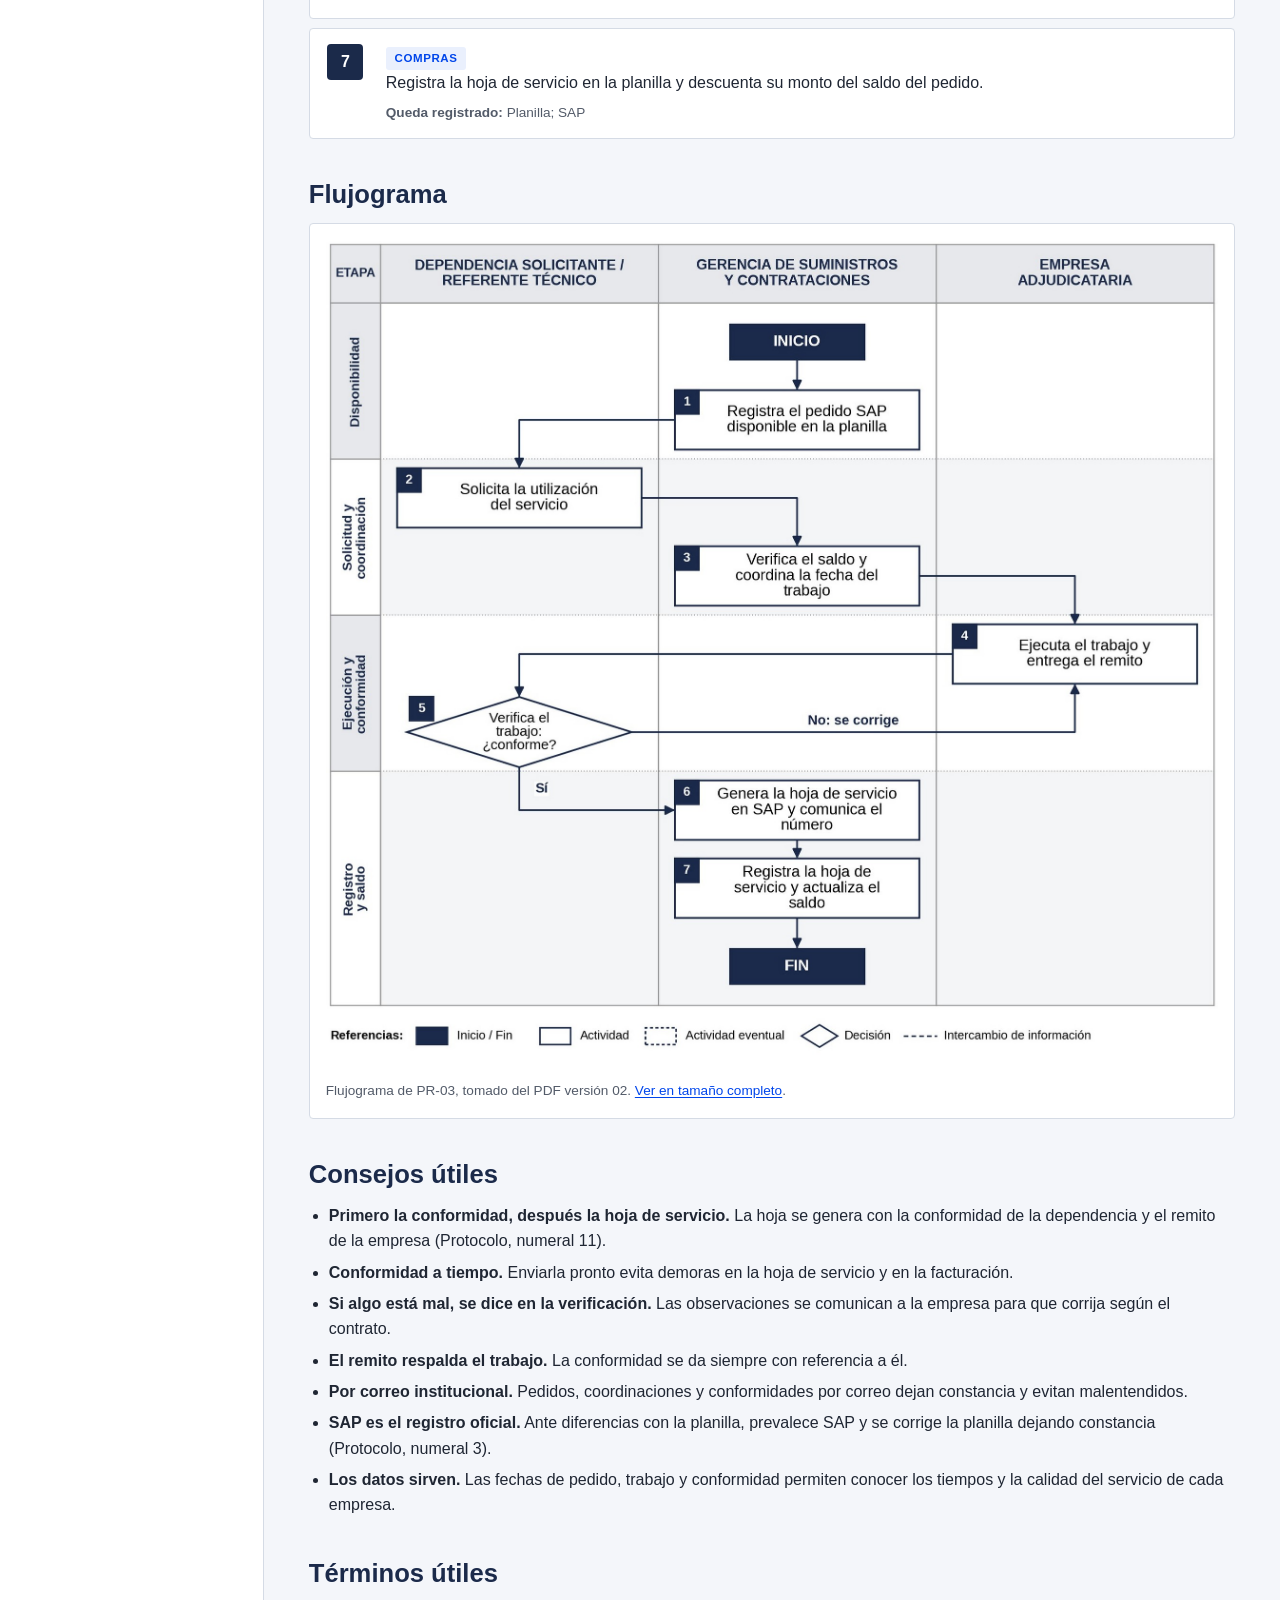
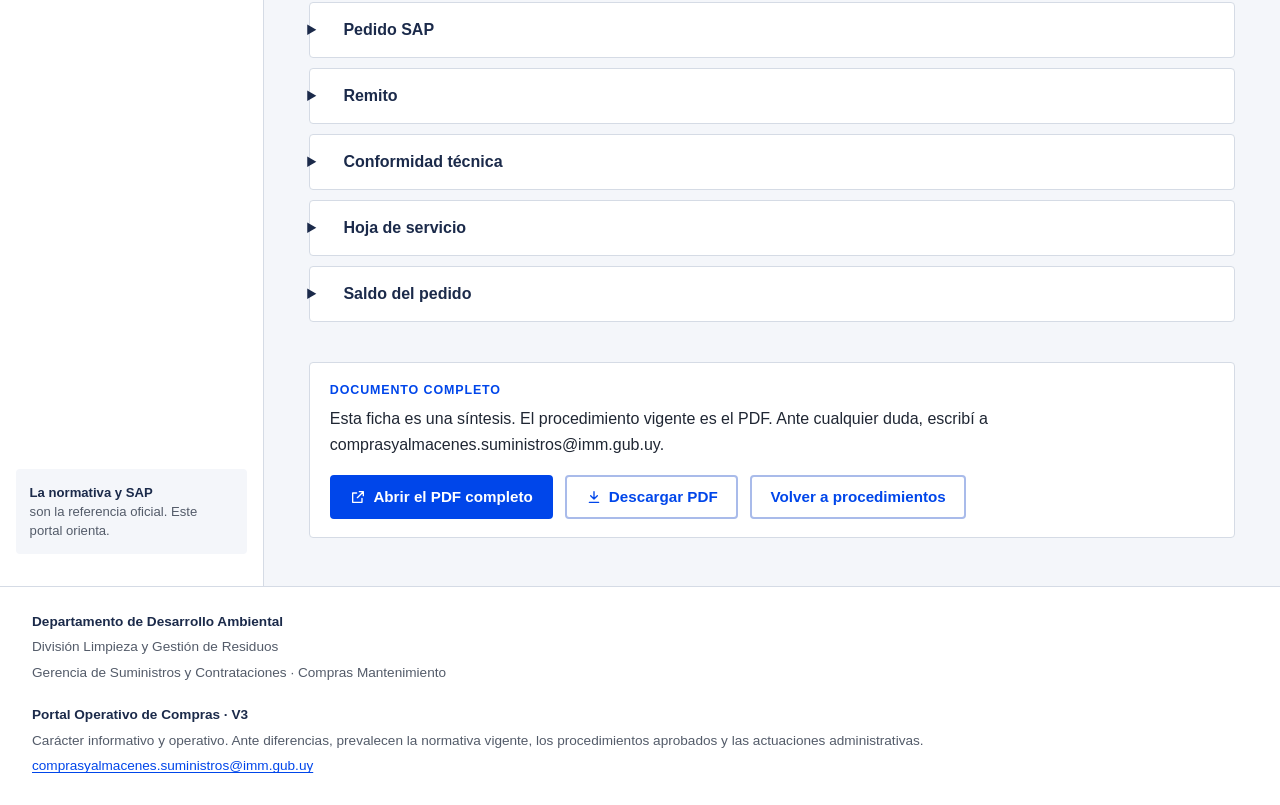
<file: pr-03.html>
<!DOCTYPE html>
<html lang="es-UY">
<head>
  <meta charset="utf-8">
  <meta name="viewport" content="width=device-width, initial-scale=1">
  <title>PR-03 Utilización de servicios contratados con pedido SAP · Portal Operativo de Compras</title>
  <meta name="description" content="Síntesis del procedimiento PR-03: Utilización de servicios contratados con pedido SAP.">
  <link rel="icon" href="assets/img/logo-im.png">
  <link rel="stylesheet" href="assets/css/styles.css">
</head>
<body>
  <a class="skip-link" href="#contenido">Ir al contenido</a>

  <header class="top">
    <div class="top__inner">
      <!-- EDITAR AQUÍ: logotipo institucional. Reemplazar assets/img/logo-im.png manteniendo el nombre. -->
      <a class="top__logo" href="index.html"><img src="assets/img/logo-im.png" alt="Intendencia de Montevideo" width="640" height="175"></a>
      <span class="top__sep" aria-hidden="true"></span>
      <div class="top__id">
        <a class="top__name" href="index.html">Portal Operativo de Compras</a>
        <span class="top__sub">Mantenimiento · División Limpieza y Gestión de Residuos</span>
      </div>
      <span class="top__tag">Portal interno · <span data-cfg="version">V3</span></span>
      <button class="nav-toggle" type="button" aria-expanded="false" aria-controls="menu"><span class="nav-toggle__bars" aria-hidden="true"></span>Menú</button>
    </div>
  </header>

  <div class="layout">
    <aside class="side" id="menu" aria-label="Menú del portal">
      <form class="search" id="search-form" role="search" autocomplete="off" hidden>
        <label for="search-input">Buscar en el portal</label>
        <input id="search-input" type="search" placeholder="Buscar en el portal…" aria-controls="search-results" aria-expanded="false">
        <ul class="search-results" id="search-results" hidden aria-live="polite"></ul>
      </form>
      <nav class="side-nav" aria-label="Navegación principal">
        <p class="side__label">Navegación</p>
        <ul><li><a href="planificacion.html"><svg viewBox="0 0 24 24" aria-hidden="true" focusable="false"><rect x="3" y="5" width="18" height="16" rx="1"/><path d="M3 10h18M8 3v4M16 3v4"/><path d="M7 14h3M7 17h3M14 14h3"/></svg><span>Planificación anual de adquisiciones 2027</span></a></li><li><a href="index.html"><svg viewBox="0 0 24 24" aria-hidden="true" focusable="false"><path d="M3 11l9-7 9 7"/><path d="M5 10v10h14V10"/><path d="M10 20v-6h4v6"/></svg><span>Inicio</span></a></li><li><a href="procedimientos.html" aria-current="page"><svg viewBox="0 0 24 24" aria-hidden="true" focusable="false"><rect x="4" y="3" width="16" height="18" rx="1"/><path d="M8 8h8M8 12h8M8 16h5"/></svg><span>Procedimientos</span></a></li><li><a href="servicios.html"><svg viewBox="0 0 24 24" aria-hidden="true" focusable="false"><rect x="3" y="4" width="18" height="16" rx="1"/><path d="M3 9h18M9 9v11M15 9v11"/></svg><span>Servicios contratados</span></a></li><li><a href="documentos.html"><svg viewBox="0 0 24 24" aria-hidden="true" focusable="false"><path d="M14 3H6v18h12V7z"/><path d="M14 3v4h4"/><path d="M12 11v6M9 14l3 3 3-3"/></svg><span>Modelos y documentos</span></a></li><li><a href="seguimiento.html"><svg viewBox="0 0 24 24" aria-hidden="true" focusable="false"><circle cx="12" cy="12" r="9"/><path d="M12 7v5l3 2"/></svg><span>Seguimiento de Compras de Artículos</span></a></li></ul>
      </nav>
      <nav class="side-nav side-nav--sec" aria-label="Ayuda">
        <p class="side__label">Ayuda</p>
        <ul><li><a href="como-empezar.html"><svg viewBox="0 0 24 24" aria-hidden="true" focusable="false"><path d="M5 12h14M13 6l6 6-6 6"/></svg><span>Cómo empezar una solicitud</span></a></li><li><a href="preguntas.html"><svg viewBox="0 0 24 24" aria-hidden="true" focusable="false"><circle cx="12" cy="12" r="9"/><path d="M9.5 9.5a2.5 2.5 0 1 1 3.5 2.3c-.6.3-1 .9-1 1.6V14"/><path d="M12 17.5v.01"/></svg><span>Preguntas frecuentes y contacto</span></a></li></ul>
      </nav>
      <div class="side__shared">
        <p class="side__label" style="margin-left:0">Trabajo compartido</p>
        <strong>Mantenimiento</strong>
        <p>Conoce la necesidad y aporta lo técnico.</p>
        <strong>Compras</strong>
        <p>Orienta y conduce el procedimiento.</p>
      </div>
      <div class="side__note"><strong>La normativa y SAP</strong>son la referencia oficial. Este portal orienta.</div>
    </aside>

    <main id="contenido" tabindex="-1">
      <div class="wrap">
        <nav aria-label="Ruta de navegación"><ol class="crumbs"><li><a href="index.html">Inicio</a></li><li><a href="procedimientos.html">Procedimientos</a></li><li aria-current="page">PR-03</li></ol></nav>
        <header class="page-head">
          <span class="eyebrow">Procedimiento PR-03</span>
          <h1>Utilización de servicios contratados con pedido SAP</h1>
          <p class="lead">Guía para que el uso de los servicios ya contratados siga siempre el mismo camino: pedido, coordinación, trabajo, conformidad, hoja de servicio y actualización del saldo.</p>
          <div class="tags"><span class="pill pill--navy">PR-03</span><span class="pill pill--grey">Versión 02 · octubre de 2026</span></div>
        </header>

        <dl class="facts"><div><dt>Responsable</dt><dd>Gerencia de Suministros y Contrataciones</dd></div><div><dt>Documento marco</dt><dd>Protocolo de Actuación de Almacenes y Compras de Servicios Generales</dd></div><div><dt>Quiénes intervienen</dt><dd>Dependencia solicitante (o su referente técnico), Compras y empresa adjudicataria</dd></div><div><dt>Empieza con</dt><dd>El pedido SAP notificado a la empresa, con el servicio disponible para usar</dd></div><div><dt>Termina con</dt><dd>La hoja de servicio emitida en SAP y el saldo del pedido actualizado</dd></div><div><dt>Registro oficial</dt><dd>SAP (la planilla de seguimiento es auxiliar)</dd></div></dl>

        <section class="section" aria-labelledby="pocas">
          <div class="note">
            <span class="note__title" id="pocas">En pocas palabras</span>
            <p><strong>Cuando un servicio ya está contratado, no se llama directamente a la empresa: se pide a Compras, que verifica el saldo y coordina el trabajo.</strong></p>
            <ul>
              <li>La dependencia solicitante pide el servicio, aporta la información técnica, acompaña el trabajo y da la conformidad.</li>
              <li>Compras controla el saldo del pedido, coordina con la empresa, genera la hoja de servicio y actualiza el saldo.</li>
              <li>La empresa hace el trabajo en la fecha coordinada y entrega el remito.</li>
            </ul>
            <p>Así cada trabajo queda registrado y siempre se sabe cuánto queda disponible en cada pedido.</p>
          </div>
          <p class="small" style="margin-top:.75rem">La contratación del servicio se rige por <a href="pr-01.html">PR-01</a> o <a href="pr-02.html">PR-02</a>. La facturación y el pago no forman parte de esta guía. Para consultar el consumo de los servicios, ver <a href="servicios.html">Servicios contratados</a>.</p>
        </section>

        <section class="section" aria-labelledby="quien">
          <span class="eyebrow">Roles complementarios</span>
          <h2 id="quien">¿Quién hace qué?</h2>
          <div class="grid grid--3"><div class="card role role--dep"><h3>Dependencia solicitante / referente técnico</h3><ul><li>Pide el servicio: qué se necesita, dónde y con qué urgencia.</li><li>Aporta la información técnica para coordinar el trabajo.</li><li>Acompaña la ejecución, cuando corresponde.</li><li>Verifica el trabajo y da la conformidad técnica, citando el remito.</li><li>Indica las observaciones si el trabajo no está bien.</li></ul><p class="role__steps">Pasos: 2 y 5</p></div><div class="card role role--compras"><h3>Compras (Gerencia de Suministros y Contrataciones)</h3><ul><li>Orienta sobre cómo pedir un servicio.</li><li>Registra los pedidos SAP disponibles en la planilla.</li><li>Verifica el saldo y coordina la fecha con la empresa y la dependencia.</li><li>Comunica a la empresa las observaciones, si las hay.</li><li>Genera la hoja de servicio, comunica su número a la empresa y actualiza el saldo.</li></ul><p class="role__steps">Pasos: 1, 3, 6 y 7</p></div><div class="card role role--otro"><h3>Empresa adjudicataria</h3><ul><li>Hace el trabajo en la fecha coordinada.</li><li>Entrega el remito con fecha, unidad y detalle de lo realizado.</li><li>Corrige lo observado, según el contrato.</li></ul><p class="role__steps">Pasos: 4</p></div></div>
        </section>

        <section class="section" id="como-pedir" aria-labelledby="antes-t">
          <span class="eyebrow">Para Mantenimiento</span>
          <h2 id="antes-t">Cómo pedir un servicio</h2>
          <p class="section-lead">Enviá el pedido a Compras por correo institucional, con copia a tu jefatura, indicando:</p>
          <ul class="check"><li>Qué servicio se necesita.</li><li>En qué unidad-SIM.</li><li>Equipo o matrícula, si corresponde.</li><li>Urgencia.</li></ul>
          <p>Sumá toda la información técnica que ayude a coordinar el trabajo. Cuanto más contexto, mejor.</p>
          <div class="btn-row"><a class="btn" href="mailto:comprasyalmacenes.suministros@imm.gub.uy?subject=Pedido%20de%20servicio&amp;body=Servicio%20que%20se%20necesita%3A%0AUnidad-SIM%3A%0AEquipo%20o%20matr%C3%ADcula%20%28si%20corresponde%29%3A%0AUrgencia%3A%0AInformaci%C3%B3n%20t%C3%A9cnica%20para%20coordinar%20el%20trabajo%3A%0A"><svg viewBox="0 0 24 24" aria-hidden="true" focusable="false"><rect x="3" y="5" width="18" height="14" rx="1"/><path d="M3 7l9 6 9-6"/></svg>Escribir el pedido a Compras</a><a class="btn btn--sec" href="servicios.html">Ver el consumo de servicios</a></div>
          <p class="small" style="margin-top:.6rem">El botón abre tu correo con los datos a completar. Agregá en copia a tu jefatura.</p>
        </section>

        <section class="section" aria-labelledby="pasos">
          <span class="eyebrow">Circuito</span>
          <h2 id="pasos">Paso a paso</h2>
          <p class="section-lead">Los números coinciden con los del flujograma del procedimiento.</p>
          <ol class="stages" aria-label="Etapas"><li><a href="#etapa-1">Disponibilidad</a></li><li><a href="#etapa-2">Pedido y coordinación</a></li><li><a href="#etapa-3">Trabajo y conformidad</a></li><li><a href="#etapa-4">Registro y saldo</a></li></ol><div class="stage" id="etapa-1"><h3>Etapa 1. Disponibilidad</h3><ol class="steps"><li class="step "><span class="step__n" aria-hidden="true">1</span><div>
                <p class="step__who"><span class="sr-only">Paso 1. </span><span class="pill">Compras</span></p>
                <p>Notificado el pedido SAP a la empresa, el servicio queda disponible. Registra en la planilla el número de pedido, la empresa y el monto.</p>
                <p class="step__reg"><strong>Queda registrado:</strong> Pedido SAP; planilla</p></div></li></ol></div><div class="stage" id="etapa-2"><h3>Etapa 2. Pedido y coordinación</h3><ol class="steps"><li class="step step--dep"><span class="step__n" aria-hidden="true">2</span><div>
                <p class="step__who"><span class="sr-only">Paso 2. </span><span class="pill">Dependencia</span></p>
                <p>Pide el servicio a Compras, con copia a su jefatura (ver «Cómo pedir un servicio»).</p>
                <p class="step__reg"><strong>Queda registrado:</strong> Pedido de servicio</p></div></li><li class="step "><span class="step__n" aria-hidden="true">3</span><div>
                <p class="step__who"><span class="sr-only">Paso 3. </span><span class="pill">Compras</span></p>
                <p>Verifica que el pedido tenga saldo, contacta a la empresa con el número de pedido SAP y coordina la fecha con la empresa y la dependencia.</p>
                <p class="step__reg"><strong>Queda registrado:</strong> Planilla; SAP</p></div></li></ol></div><div class="stage" id="etapa-3"><h3>Etapa 3. Trabajo y conformidad</h3><ol class="steps"><li class="step step--otro"><span class="step__n" aria-hidden="true">4</span><div>
                <p class="step__who"><span class="sr-only">Paso 4. </span><span class="pill pill--grey">Empresa</span></p>
                <p>Hace el trabajo, con el acompañamiento de la dependencia cuando corresponde, y entrega el remito con fecha, unidad y detalle.</p>
                <p class="step__reg"><strong>Queda registrado:</strong> Remito</p></div></li><li class="step step--dep"><span class="step__n" aria-hidden="true">5</span><div>
                <p class="step__who"><span class="sr-only">Paso 5. </span><span class="pill">Dependencia</span></p>
                <p>Verifica el trabajo. Si está bien, envía la conformidad técnica a Compras citando el remito. Si no, envía las observaciones; Compras las comunica a la empresa para que corrija (vuelve al paso 4).</p>
                <p class="step__reg"><strong>Queda registrado:</strong> Conformidad u observaciones</p></div></li></ol></div><div class="stage" id="etapa-4"><h3>Etapa 4. Registro y saldo</h3><ol class="steps"><li class="step "><span class="step__n" aria-hidden="true">6</span><div>
                <p class="step__who"><span class="sr-only">Paso 6. </span><span class="pill">Compras</span></p>
                <p>Con la conformidad y el remito, genera la hoja de servicio en SAP y comunica su número a la empresa para que facture.</p>
                <p class="step__reg"><strong>Queda registrado:</strong> Hoja de servicio (SAP)</p></div></li><li class="step "><span class="step__n" aria-hidden="true">7</span><div>
                <p class="step__who"><span class="sr-only">Paso 7. </span><span class="pill">Compras</span></p>
                <p>Registra la hoja de servicio en la planilla y descuenta su monto del saldo del pedido.</p>
                <p class="step__reg"><strong>Queda registrado:</strong> Planilla; SAP</p></div></li></ol></div>
        </section>

        <section class="section" aria-labelledby="flujo">
          <h2 id="flujo">Flujograma</h2>
          <figure class="figure" style="margin-bottom:1rem">
            <a href="assets/img/flujograma-pr03.jpg" target="_blank" rel="noopener"><img src="assets/img/flujograma-pr03.jpg" alt="Flujograma de PR-03 con carriles para la dependencia, Compras y la empresa adjudicataria. Pasos 1 a 7 en las etapas Disponibilidad, Solicitud y coordinación, Ejecución y conformidad, y Registro y saldo. Si el trabajo no es conforme en el paso 5, vuelve a la empresa para que corrija." loading="lazy"></a>
            <figcaption>Flujograma de PR-03, tomado del PDF versión 02. <a href="assets/img/flujograma-pr03.jpg" target="_blank" rel="noopener">Ver en tamaño completo<span class="sr-only"> (se abre en una pestaña nueva)</span></a>.</figcaption>
          </figure>
        </section>

        <section class="section" aria-labelledby="consejos">
          <h2 id="consejos">Consejos útiles</h2>
          <ul class=""><li><strong>Primero la conformidad, después la hoja de servicio.</strong> La hoja se genera con la conformidad de la dependencia y el remito de la empresa (Protocolo, numeral 11).</li><li><strong>Conformidad a tiempo.</strong> Enviarla pronto evita demoras en la hoja de servicio y en la facturación.</li><li><strong>Si algo está mal, se dice en la verificación.</strong> Las observaciones se comunican a la empresa para que corrija según el contrato.</li><li><strong>El remito respalda el trabajo.</strong> La conformidad se da siempre con referencia a él.</li><li><strong>Por correo institucional.</strong> Pedidos, coordinaciones y conformidades por correo dejan constancia y evitan malentendidos.</li><li><strong>SAP es el registro oficial.</strong> Ante diferencias con la planilla, prevalece SAP y se corrige la planilla dejando constancia (Protocolo, numeral 3).</li><li><strong>Los datos sirven.</strong> Las fechas de pedido, trabajo y conformidad permiten conocer los tiempos y la calidad del servicio de cada empresa.</li></ul>
          
        </section>

        <section class="section" aria-labelledby="terminos">
          <h2 id="terminos">Términos útiles</h2>
          <details><summary>Pedido SAP</summary><div><p>Resultado de la contratación del servicio; habilita su uso una vez notificado a la empresa.</p></div></details><details><summary>Remito</summary><div><p>Documento de la empresa con la fecha, la unidad y el detalle del trabajo.</p></div></details><details><summary>Conformidad técnica</summary><div><p>Confirmación de la dependencia de que el trabajo se hizo bien (Protocolo, numeral 11).</p></div></details><details><summary>Hoja de servicio</summary><div><p>Registro en SAP de la recepción del servicio, que permite a la empresa facturar.</p></div></details><details><summary>Saldo del pedido</summary><div><p>Monto aún disponible del pedido SAP, descontadas las hojas de servicio emitidas.</p></div></details>
        </section>

        <section class="section" aria-labelledby="completo">
          <div class="note note--plain">
            <span class="note__title" id="completo">Documento completo</span>
            <p>Esta ficha es una síntesis. El procedimiento vigente es el PDF. Ante cualquier duda, escribí a comprasyalmacenes.suministros@imm.gub.uy.</p>
            <div class="btn-row">
          <a class="btn" href="documentos/procedimientos/PR-03_Utilizacion_de_servicios.pdf" target="_blank" rel="noopener"><svg viewBox="0 0 24 24" aria-hidden="true" focusable="false"><path d="M14 4h6v6M20 4l-9 9"/><path d="M18 14v6H4V6h6"/></svg>Abrir el PDF completo<span class="sr-only"> (se abre en una pestaña nueva)</span></a>
          <a class="btn btn--sec" href="documentos/procedimientos/PR-03_Utilizacion_de_servicios.pdf" download><svg viewBox="0 0 24 24" aria-hidden="true" focusable="false"><path d="M12 4v11M7 10l5 5 5-5M5 20h14"/></svg>Descargar PDF</a>
          <a class="btn btn--sec" href="procedimientos.html">Volver a procedimientos</a>
        </div>
          </div>
        </section>
      </div>
    </main>
  </div>

  <footer class="foot">
    <div>
      <p><strong>Departamento de Desarrollo Ambiental</strong></p>
      <p>División Limpieza y Gestión de Residuos</p>
      <p>Gerencia de Suministros y Contrataciones · Compras Mantenimiento</p>
    </div>
    <div>
      <p><strong>Portal Operativo de Compras · <span data-cfg="version">V3</span></strong></p>
      <p>Carácter informativo y operativo. Ante diferencias, prevalecen la normativa vigente, los procedimientos aprobados y las actuaciones administrativas.</p>
      <p><a href="mailto:comprasyalmacenes.suministros@imm.gub.uy">comprasyalmacenes.suministros@imm.gub.uy</a></p>
    </div>
  </footer>

  <script src="assets/js/app.js"></script>
</body>
</html>
</file>
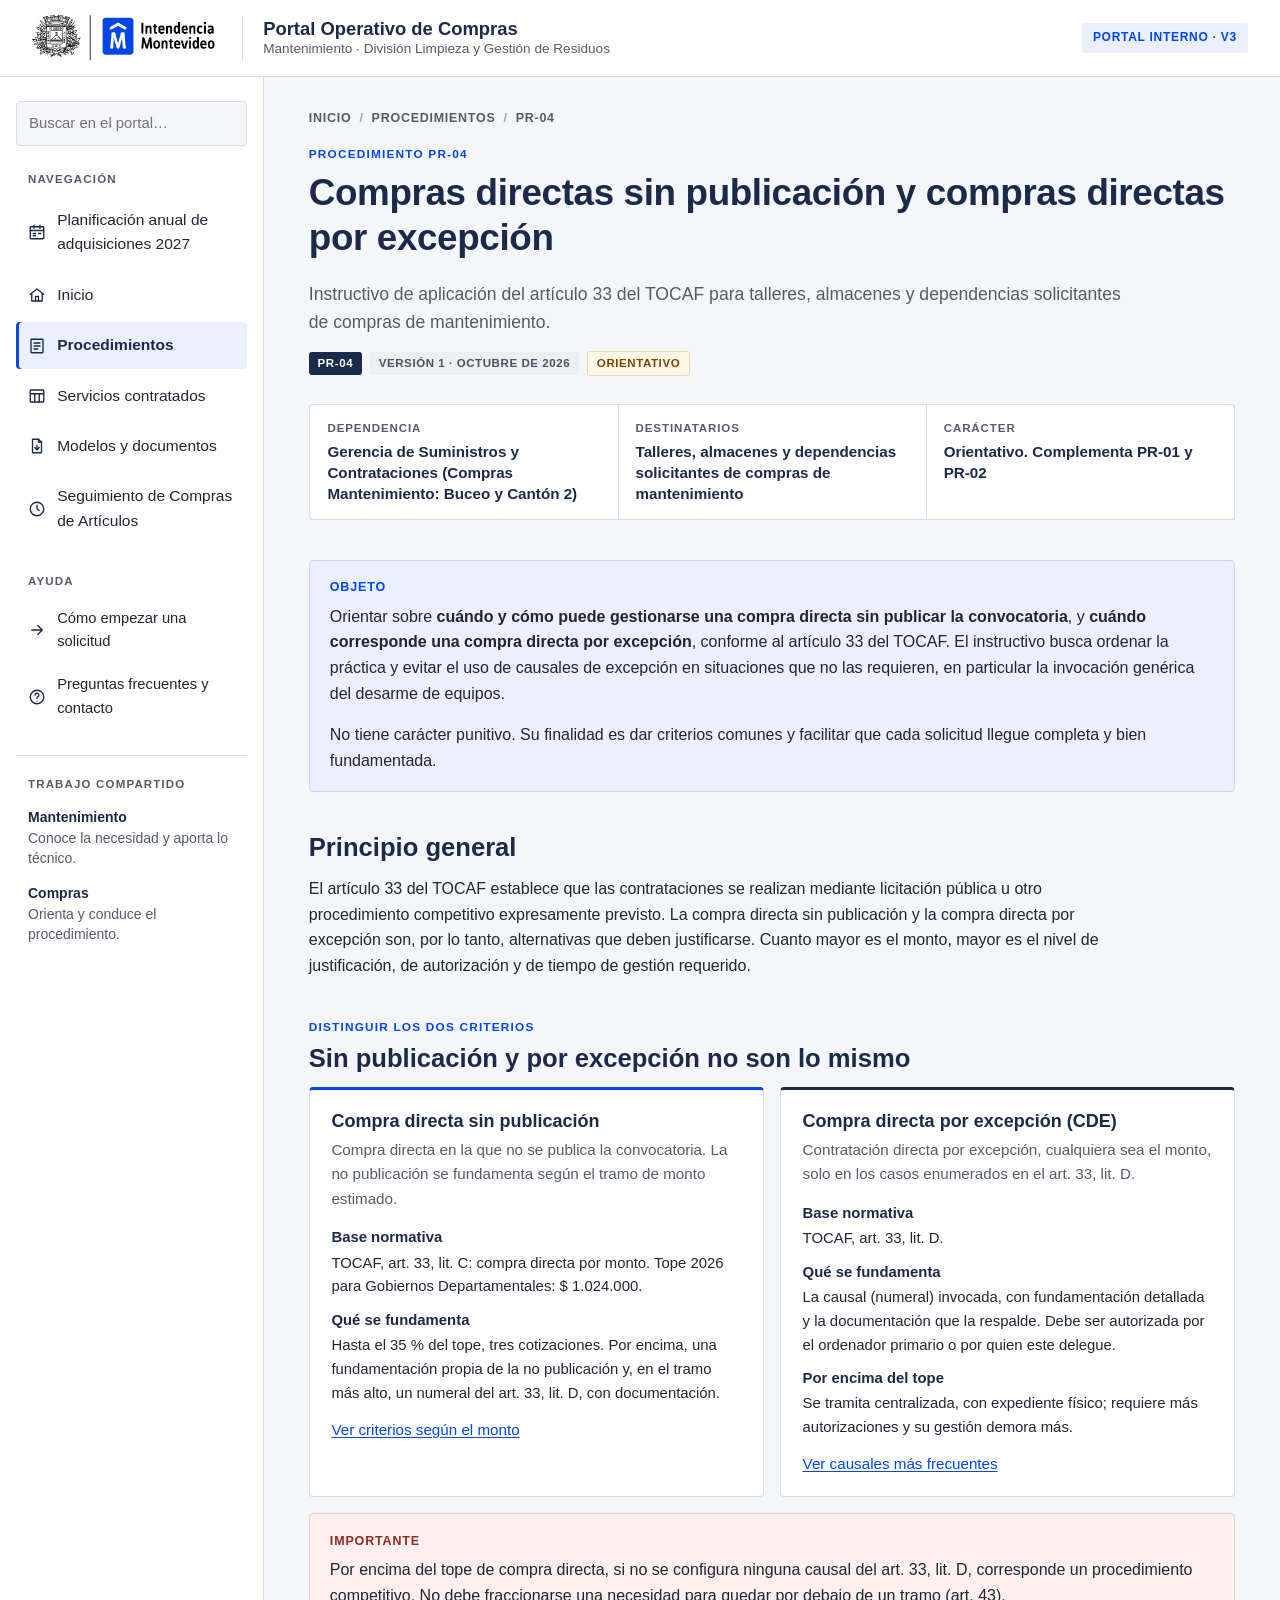
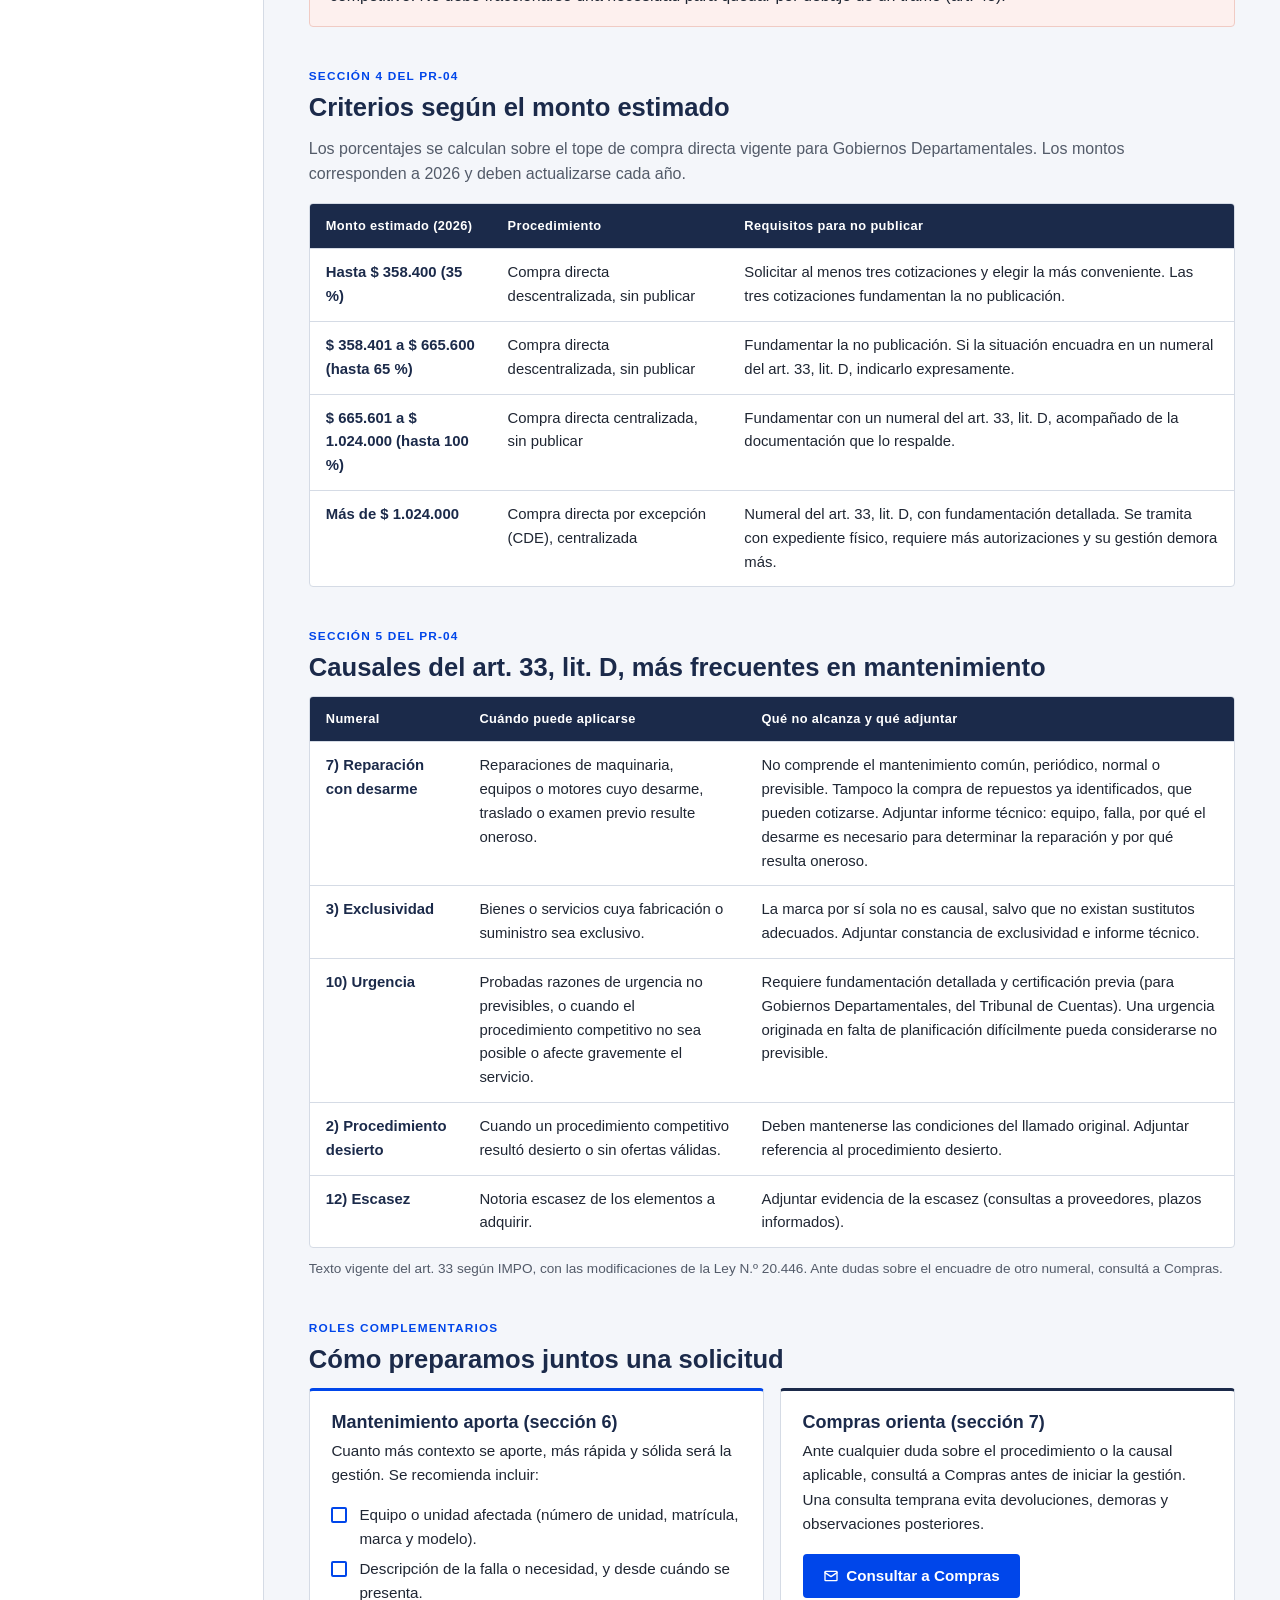
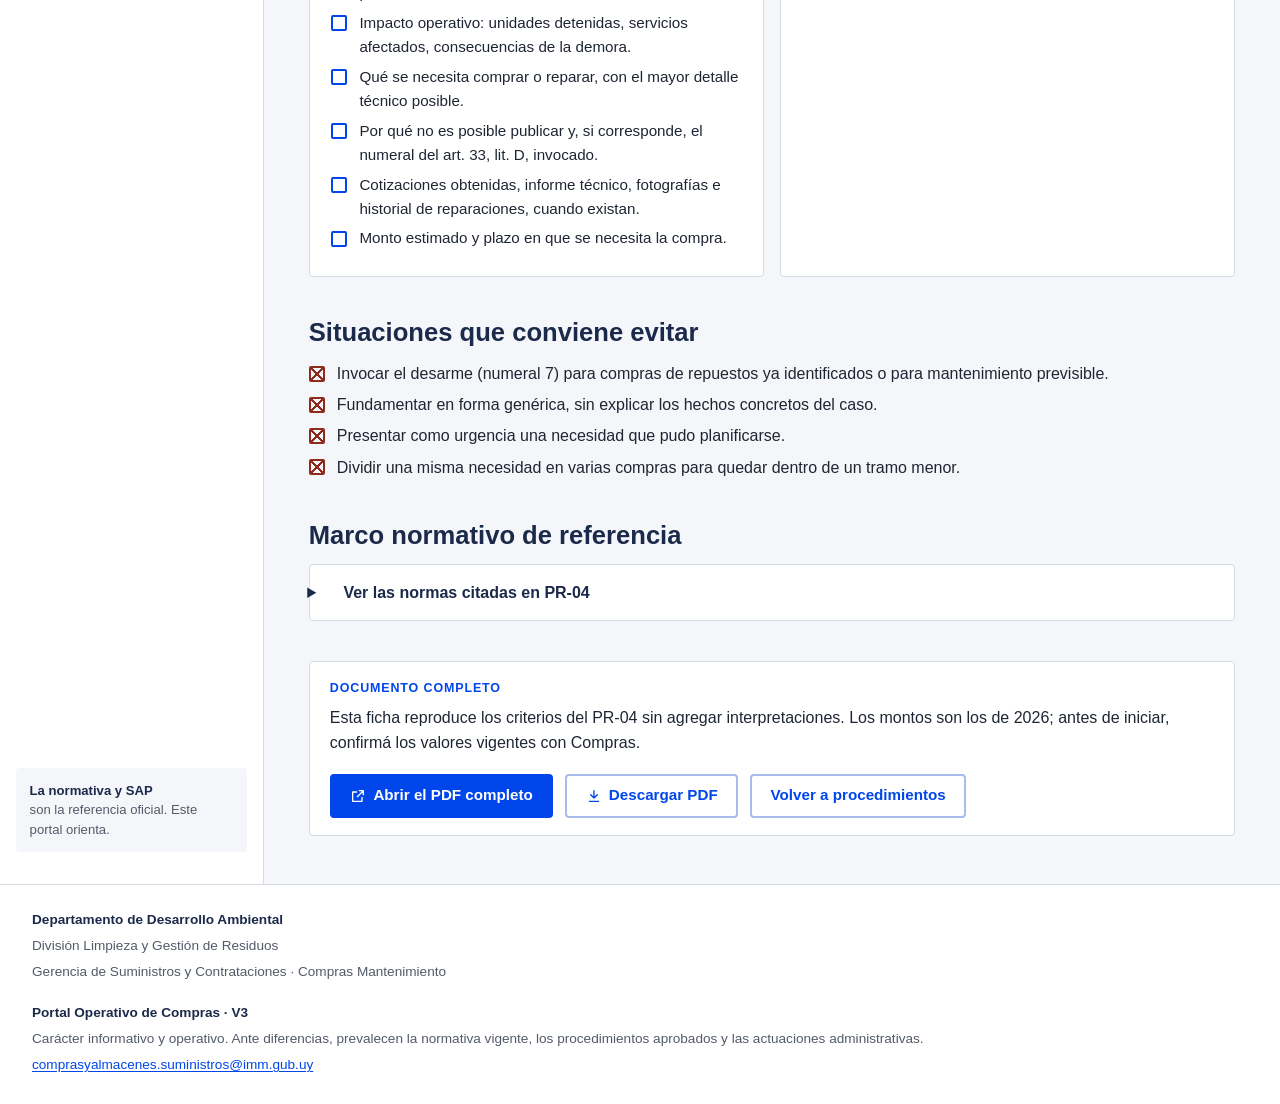
<file: pr-04.html>
<!DOCTYPE html>
<html lang="es-UY">
<head>
  <meta charset="utf-8">
  <meta name="viewport" content="width=device-width, initial-scale=1">
  <title>PR-04 Compras directas sin publicación y por excepción · Portal Operativo de Compras</title>
  <meta name="description" content="Síntesis del PR-04: compras directas sin publicación y compras directas por excepción, artículo 33 del TOCAF.">
  <link rel="icon" href="assets/img/logo-im.png">
  <link rel="stylesheet" href="assets/css/styles.css">
</head>
<body>
  <a class="skip-link" href="#contenido">Ir al contenido</a>

  <header class="top">
    <div class="top__inner">
      <!-- EDITAR AQUÍ: logotipo institucional. Reemplazar assets/img/logo-im.png manteniendo el nombre. -->
      <a class="top__logo" href="index.html"><img src="assets/img/logo-im.png" alt="Intendencia de Montevideo" width="640" height="175"></a>
      <span class="top__sep" aria-hidden="true"></span>
      <div class="top__id">
        <a class="top__name" href="index.html">Portal Operativo de Compras</a>
        <span class="top__sub">Mantenimiento · División Limpieza y Gestión de Residuos</span>
      </div>
      <span class="top__tag">Portal interno · <span data-cfg="version">V3</span></span>
      <button class="nav-toggle" type="button" aria-expanded="false" aria-controls="menu"><span class="nav-toggle__bars" aria-hidden="true"></span>Menú</button>
    </div>
  </header>

  <div class="layout">
    <aside class="side" id="menu" aria-label="Menú del portal">
      <form class="search" id="search-form" role="search" autocomplete="off" hidden>
        <label for="search-input">Buscar en el portal</label>
        <input id="search-input" type="search" placeholder="Buscar en el portal…" aria-controls="search-results" aria-expanded="false">
        <ul class="search-results" id="search-results" hidden aria-live="polite"></ul>
      </form>
      <nav class="side-nav" aria-label="Navegación principal">
        <p class="side__label">Navegación</p>
        <ul><li><a href="planificacion.html"><svg viewBox="0 0 24 24" aria-hidden="true" focusable="false"><rect x="3" y="5" width="18" height="16" rx="1"/><path d="M3 10h18M8 3v4M16 3v4"/><path d="M7 14h3M7 17h3M14 14h3"/></svg><span>Planificación anual de adquisiciones 2027</span></a></li><li><a href="index.html"><svg viewBox="0 0 24 24" aria-hidden="true" focusable="false"><path d="M3 11l9-7 9 7"/><path d="M5 10v10h14V10"/><path d="M10 20v-6h4v6"/></svg><span>Inicio</span></a></li><li><a href="procedimientos.html" aria-current="page"><svg viewBox="0 0 24 24" aria-hidden="true" focusable="false"><rect x="4" y="3" width="16" height="18" rx="1"/><path d="M8 8h8M8 12h8M8 16h5"/></svg><span>Procedimientos</span></a></li><li><a href="servicios.html"><svg viewBox="0 0 24 24" aria-hidden="true" focusable="false"><rect x="3" y="4" width="18" height="16" rx="1"/><path d="M3 9h18M9 9v11M15 9v11"/></svg><span>Servicios contratados</span></a></li><li><a href="documentos.html"><svg viewBox="0 0 24 24" aria-hidden="true" focusable="false"><path d="M14 3H6v18h12V7z"/><path d="M14 3v4h4"/><path d="M12 11v6M9 14l3 3 3-3"/></svg><span>Modelos y documentos</span></a></li><li><a href="seguimiento.html"><svg viewBox="0 0 24 24" aria-hidden="true" focusable="false"><circle cx="12" cy="12" r="9"/><path d="M12 7v5l3 2"/></svg><span>Seguimiento de Compras de Artículos</span></a></li></ul>
      </nav>
      <nav class="side-nav side-nav--sec" aria-label="Ayuda">
        <p class="side__label">Ayuda</p>
        <ul><li><a href="como-empezar.html"><svg viewBox="0 0 24 24" aria-hidden="true" focusable="false"><path d="M5 12h14M13 6l6 6-6 6"/></svg><span>Cómo empezar una solicitud</span></a></li><li><a href="preguntas.html"><svg viewBox="0 0 24 24" aria-hidden="true" focusable="false"><circle cx="12" cy="12" r="9"/><path d="M9.5 9.5a2.5 2.5 0 1 1 3.5 2.3c-.6.3-1 .9-1 1.6V14"/><path d="M12 17.5v.01"/></svg><span>Preguntas frecuentes y contacto</span></a></li></ul>
      </nav>
      <div class="side__shared">
        <p class="side__label" style="margin-left:0">Trabajo compartido</p>
        <strong>Mantenimiento</strong>
        <p>Conoce la necesidad y aporta lo técnico.</p>
        <strong>Compras</strong>
        <p>Orienta y conduce el procedimiento.</p>
      </div>
      <div class="side__note"><strong>La normativa y SAP</strong>son la referencia oficial. Este portal orienta.</div>
    </aside>

    <main id="contenido" tabindex="-1">
      <div class="wrap">
        <nav aria-label="Ruta de navegación"><ol class="crumbs"><li><a href="index.html">Inicio</a></li><li><a href="procedimientos.html">Procedimientos</a></li><li aria-current="page">PR-04</li></ol></nav>
        <header class="page-head">
          <span class="eyebrow">Procedimiento PR-04</span>
          <h1>Compras directas sin publicación y compras directas por excepción</h1>
          <p class="lead">Instructivo de aplicación del artículo 33 del TOCAF para talleres, almacenes y dependencias solicitantes de compras de mantenimiento.</p>
          <div class="tags"><span class="pill pill--navy">PR-04</span><span class="pill pill--grey">Versión 1 · octubre de 2026</span><span class="pill pill--soon">Orientativo</span></div>
        </header>

        <dl class="facts"><div><dt>Dependencia</dt><dd>Gerencia de Suministros y Contrataciones (Compras Mantenimiento: Buceo y Cantón 2)</dd></div><div><dt>Destinatarios</dt><dd>Talleres, almacenes y dependencias solicitantes de compras de mantenimiento</dd></div><div><dt>Carácter</dt><dd>Orientativo. Complementa PR-01 y PR-02</dd></div></dl>

        <section class="section" aria-labelledby="objeto">
          <div class="note">
            <span class="note__title" id="objeto">Objeto</span>
            <p>Orientar sobre <strong>cuándo y cómo puede gestionarse una compra directa sin publicar la convocatoria</strong>, y <strong>cuándo corresponde una compra directa por excepción</strong>, conforme al artículo 33 del TOCAF. El instructivo busca ordenar la práctica y evitar el uso de causales de excepción en situaciones que no las requieren, en particular la invocación genérica del desarme de equipos.</p>
            <p>No tiene carácter punitivo. Su finalidad es dar criterios comunes y facilitar que cada solicitud llegue completa y bien fundamentada.</p>
          </div>
        </section>

        <section class="section" aria-labelledby="principio">
          <h2 id="principio">Principio general</h2>
          <p class="measure">El artículo 33 del TOCAF establece que las contrataciones se realizan mediante licitación pública u otro procedimiento competitivo expresamente previsto. La compra directa sin publicación y la compra directa por excepción son, por lo tanto, alternativas que deben justificarse. Cuanto mayor es el monto, mayor es el nivel de justificación, de autorización y de tiempo de gestión requerido.</p>
        </section>

        <section class="section" aria-labelledby="dos">
          <span class="eyebrow">Distinguir los dos criterios</span>
          <h2 id="dos">Sin publicación y por excepción no son lo mismo</h2>
          <div class="split">
            <div class="card">
              <h3>Compra directa sin publicación</h3>
              <p>Compra directa en la que no se publica la convocatoria. La no publicación se fundamenta según el tramo de monto estimado.</p>
              <dl>
                <dt>Base normativa</dt><dd>TOCAF, art. 33, lit. C: compra directa por monto. Tope 2026 para Gobiernos Departamentales: $ 1.024.000.</dd>
                <dt>Qué se fundamenta</dt><dd>Hasta el 35 % del tope, tres cotizaciones. Por encima, una fundamentación propia de la no publicación y, en el tramo más alto, un numeral del art. 33, lit. D, con documentación.</dd>
              </dl>
              <p class="small" style="margin-top:.75rem"><a href="#montos">Ver criterios según el monto</a></p>
            </div>
            <div class="card">
              <h3>Compra directa por excepción (CDE)</h3>
              <p>Contratación directa por excepción, cualquiera sea el monto, solo en los casos enumerados en el art. 33, lit. D.</p>
              <dl>
                <dt>Base normativa</dt><dd>TOCAF, art. 33, lit. D.</dd>
                <dt>Qué se fundamenta</dt><dd>La causal (numeral) invocada, con fundamentación detallada y la documentación que la respalde. Debe ser autorizada por el ordenador primario o por quien este delegue.</dd>
                <dt>Por encima del tope</dt><dd>Se tramita centralizada, con expediente físico; requiere más autorizaciones y su gestión demora más.</dd>
              </dl>
              <p class="small" style="margin-top:.75rem"><a href="#causales">Ver causales más frecuentes</a></p>
            </div>
          </div>
          <div class="note note--alert" style="margin-top:1rem">
            <span class="note__title">Importante</span>
            <p>Por encima del tope de compra directa, si no se configura ninguna causal del art. 33, lit. D, corresponde un procedimiento competitivo. No debe fraccionarse una necesidad para quedar por debajo de un tramo (art. 43).</p>
          </div>
        </section>

        <section class="section" id="montos" aria-labelledby="montos-t">
          <span class="eyebrow">Sección 4 del PR-04</span>
          <h2 id="montos-t">Criterios según el monto estimado</h2>
          <p class="section-lead">Los porcentajes se calculan sobre el tope de compra directa vigente para Gobiernos Departamentales. Los montos corresponden a 2026 y deben actualizarse cada año.</p>
          <div class="table-wrap">
            <table class="stack">
              <thead><tr><th scope="col">Monto estimado (2026)</th><th scope="col">Procedimiento</th><th scope="col">Requisitos para no publicar</th></tr></thead>
              <tbody>
                <tr><th scope="row">Hasta $ 358.400 (35 %)</th><td data-label="Procedimiento">Compra directa descentralizada, sin publicar</td><td data-label="Requisitos para no publicar">Solicitar al menos tres cotizaciones y elegir la más conveniente. Las tres cotizaciones fundamentan la no publicación.</td></tr>
                <tr><th scope="row">$ 358.401 a $ 665.600 (hasta 65 %)</th><td data-label="Procedimiento">Compra directa descentralizada, sin publicar</td><td data-label="Requisitos para no publicar">Fundamentar la no publicación. Si la situación encuadra en un numeral del art. 33, lit. D, indicarlo expresamente.</td></tr>
                <tr><th scope="row">$ 665.601 a $ 1.024.000 (hasta 100 %)</th><td data-label="Procedimiento">Compra directa centralizada, sin publicar</td><td data-label="Requisitos para no publicar">Fundamentar con un numeral del art. 33, lit. D, acompañado de la documentación que lo respalde.</td></tr>
                <tr><th scope="row">Más de $ 1.024.000</th><td data-label="Procedimiento">Compra directa por excepción (CDE), centralizada</td><td data-label="Requisitos para no publicar">Numeral del art. 33, lit. D, con fundamentación detallada. Se tramita con expediente físico, requiere más autorizaciones y su gestión demora más.</td></tr>
              </tbody>
            </table>
          </div>
        </section>

        <section class="section" id="causales" aria-labelledby="causales-t">
          <span class="eyebrow">Sección 5 del PR-04</span>
          <h2 id="causales-t">Causales del art. 33, lit. D, más frecuentes en mantenimiento</h2>
          <div class="table-wrap">
            <table class="stack">
              <thead><tr><th scope="col">Numeral</th><th scope="col">Cuándo puede aplicarse</th><th scope="col">Qué no alcanza y qué adjuntar</th></tr></thead>
              <tbody>
                <tr><th scope="row">7) Reparación con desarme</th><td data-label="Cuándo puede aplicarse">Reparaciones de maquinaria, equipos o motores cuyo desarme, traslado o examen previo resulte oneroso.</td><td data-label="Qué no alcanza y qué adjuntar">No comprende el mantenimiento común, periódico, normal o previsible. Tampoco la compra de repuestos ya identificados, que pueden cotizarse. Adjuntar informe técnico: equipo, falla, por qué el desarme es necesario para determinar la reparación y por qué resulta oneroso.</td></tr>
                <tr><th scope="row">3) Exclusividad</th><td data-label="Cuándo puede aplicarse">Bienes o servicios cuya fabricación o suministro sea exclusivo.</td><td data-label="Qué no alcanza y qué adjuntar">La marca por sí sola no es causal, salvo que no existan sustitutos adecuados. Adjuntar constancia de exclusividad e informe técnico.</td></tr>
                <tr><th scope="row">10) Urgencia</th><td data-label="Cuándo puede aplicarse">Probadas razones de urgencia no previsibles, o cuando el procedimiento competitivo no sea posible o afecte gravemente el servicio.</td><td data-label="Qué no alcanza y qué adjuntar">Requiere fundamentación detallada y certificación previa (para Gobiernos Departamentales, del Tribunal de Cuentas). Una urgencia originada en falta de planificación difícilmente pueda considerarse no previsible.</td></tr>
                <tr><th scope="row">2) Procedimiento desierto</th><td data-label="Cuándo puede aplicarse">Cuando un procedimiento competitivo resultó desierto o sin ofertas válidas.</td><td data-label="Qué no alcanza y qué adjuntar">Deben mantenerse las condiciones del llamado original. Adjuntar referencia al procedimiento desierto.</td></tr>
                <tr><th scope="row">12) Escasez</th><td data-label="Cuándo puede aplicarse">Notoria escasez de los elementos a adquirir.</td><td data-label="Qué no alcanza y qué adjuntar">Adjuntar evidencia de la escasez (consultas a proveedores, plazos informados).</td></tr>
              </tbody>
            </table>
          </div>
          <p class="small" style="margin-top:.6rem">Texto vigente del art. 33 según IMPO, con las modificaciones de la Ley N.º 20.446. Ante dudas sobre el encuadre de otro numeral, consultá a Compras.</p>
        </section>

        <section class="section" aria-labelledby="juntos4">
          <span class="eyebrow">Roles complementarios</span>
          <h2 id="juntos4">Cómo preparamos juntos una solicitud</h2>
          <div class="grid grid--2">
            <div class="card role role--dep">
              <h3>Mantenimiento aporta (sección 6)</h3>
              <p style="color:var(--ink)">Cuanto más contexto se aporte, más rápida y sólida será la gestión. Se recomienda incluir:</p>
              <ul class="check"><li>Equipo o unidad afectada (número de unidad, matrícula, marca y modelo).</li><li>Descripción de la falla o necesidad, y desde cuándo se presenta.</li><li>Impacto operativo: unidades detenidas, servicios afectados, consecuencias de la demora.</li><li>Qué se necesita comprar o reparar, con el mayor detalle técnico posible.</li><li>Por qué no es posible publicar y, si corresponde, el numeral del art. 33, lit. D, invocado.</li><li>Cotizaciones obtenidas, informe técnico, fotografías e historial de reparaciones, cuando existan.</li><li>Monto estimado y plazo en que se necesita la compra.</li></ul>
            </div>
            <div class="card role role--compras">
              <h3>Compras orienta (sección 7)</h3>
              <p style="color:var(--ink)">Ante cualquier duda sobre el procedimiento o la causal aplicable, consultá a Compras antes de iniciar la gestión. Una consulta temprana evita devoluciones, demoras y observaciones posteriores.</p>
              <div class="btn-row"><a class="btn" href="mailto:comprasyalmacenes.suministros@imm.gub.uy?subject=Consulta%20previa%20PR-04"><svg viewBox="0 0 24 24" aria-hidden="true" focusable="false"><rect x="3" y="5" width="18" height="14" rx="1"/><path d="M3 7l9 6 9-6"/></svg>Consultar a Compras</a></div>
            </div>
          </div>
        </section>

        <section class="section" aria-labelledby="evitar">
          <h2 id="evitar">Situaciones que conviene evitar</h2>
          <ul class="check check--dont"><li>Invocar el desarme (numeral 7) para compras de repuestos ya identificados o para mantenimiento previsible.</li><li>Fundamentar en forma genérica, sin explicar los hechos concretos del caso.</li><li>Presentar como urgencia una necesidad que pudo planificarse.</li><li>Dividir una misma necesidad en varias compras para quedar dentro de un tramo menor.</li></ul>
        </section>

        <section class="section" aria-labelledby="marco4">
          <h2 id="marco4">Marco normativo de referencia</h2>
          <details><summary>Ver las normas citadas en PR-04</summary><div>
            <div class="table-wrap"><table class="stack">
              <thead><tr><th scope="col">Norma</th><th scope="col">Contenido relevante</th></tr></thead>
              <tbody>
                <tr><th scope="row">TOCAF, art. 33 (inciso inicial)</th><td data-label="Contenido relevante">Regla general: licitación pública u otro procedimiento competitivo. Redacción dada por la Ley N.º 20.446, art. 27.</td></tr>
                <tr><th scope="row">TOCAF, art. 33, lit. C</th><td data-label="Contenido relevante">Compra directa por monto. Para Gobiernos Departamentales, el tope vigente en 2026 es de $ 1.024.000 (actualización anual, art. 156).</td></tr>
                <tr><th scope="row">TOCAF, art. 33, lit. D</th><td data-label="Contenido relevante">Contratación directa por excepción, cualquiera sea el monto, solo en los casos enumerados. Debe fundamentarse y ser autorizada por el ordenador primario o por quien este delegue.</td></tr>
                <tr><th scope="row">TOCAF, art. 43</th><td data-label="Contenido relevante">Los ordenadores podrán fraccionar compras bajo su responsabilidad, con expresa constancia de su fundamento y conveniencia para el servicio.</td></tr>
                <tr><th scope="row">TOCAF, art. 50</th><td data-label="Contenido relevante">Publicación obligatoria de la adjudicación, incluidos los mecanismos de excepción, cuando el monto supere el 20 % del tope de compra directa ($ 204.800 en 2026), dentro de los 10 días del acto.</td></tr>
              </tbody></table></div>
            <p class="src" style="margin-top:.75rem">Referencias del PR-04: TOCAF (Decreto N.º 150/012), texto actualizado en IMPO: impo.com.uy/bases/tocaf-tcr/150-2012/33 y /50. Montos de las adquisiciones 2026: Agencia Reguladora de Compras Estatales, gub.uy/agencia-reguladora-compras-estatales. Manual de procedimientos de compra, ficha «Compra por excepción»: comprasestatales.gub.uy.</p>
          </div></details>
        </section>

        <section class="section" aria-labelledby="completo4">
          <div class="note note--plain">
            <span class="note__title" id="completo4">Documento completo</span>
            <p>Esta ficha reproduce los criterios del PR-04 sin agregar interpretaciones. Los montos son los de 2026; antes de iniciar, confirmá los valores vigentes con Compras.</p>
            <div class="btn-row">
          <a class="btn" href="documentos/procedimientos/PR-04_Compras_directas_sin_publicacion_y_CDE.pdf" target="_blank" rel="noopener"><svg viewBox="0 0 24 24" aria-hidden="true" focusable="false"><path d="M14 4h6v6M20 4l-9 9"/><path d="M18 14v6H4V6h6"/></svg>Abrir el PDF completo<span class="sr-only"> (se abre en una pestaña nueva)</span></a>
          <a class="btn btn--sec" href="documentos/procedimientos/PR-04_Compras_directas_sin_publicacion_y_CDE.pdf" download><svg viewBox="0 0 24 24" aria-hidden="true" focusable="false"><path d="M12 4v11M7 10l5 5 5-5M5 20h14"/></svg>Descargar PDF</a>
          <a class="btn btn--sec" href="procedimientos.html">Volver a procedimientos</a>
        </div>
          </div>
        </section>
      </div>
    </main>
  </div>

  <footer class="foot">
    <div>
      <p><strong>Departamento de Desarrollo Ambiental</strong></p>
      <p>División Limpieza y Gestión de Residuos</p>
      <p>Gerencia de Suministros y Contrataciones · Compras Mantenimiento</p>
    </div>
    <div>
      <p><strong>Portal Operativo de Compras · <span data-cfg="version">V3</span></strong></p>
      <p>Carácter informativo y operativo. Ante diferencias, prevalecen la normativa vigente, los procedimientos aprobados y las actuaciones administrativas.</p>
      <p><a href="mailto:comprasyalmacenes.suministros@imm.gub.uy">comprasyalmacenes.suministros@imm.gub.uy</a></p>
    </div>
  </footer>

  <script src="assets/js/app.js"></script>
</body>
</html>
</file>
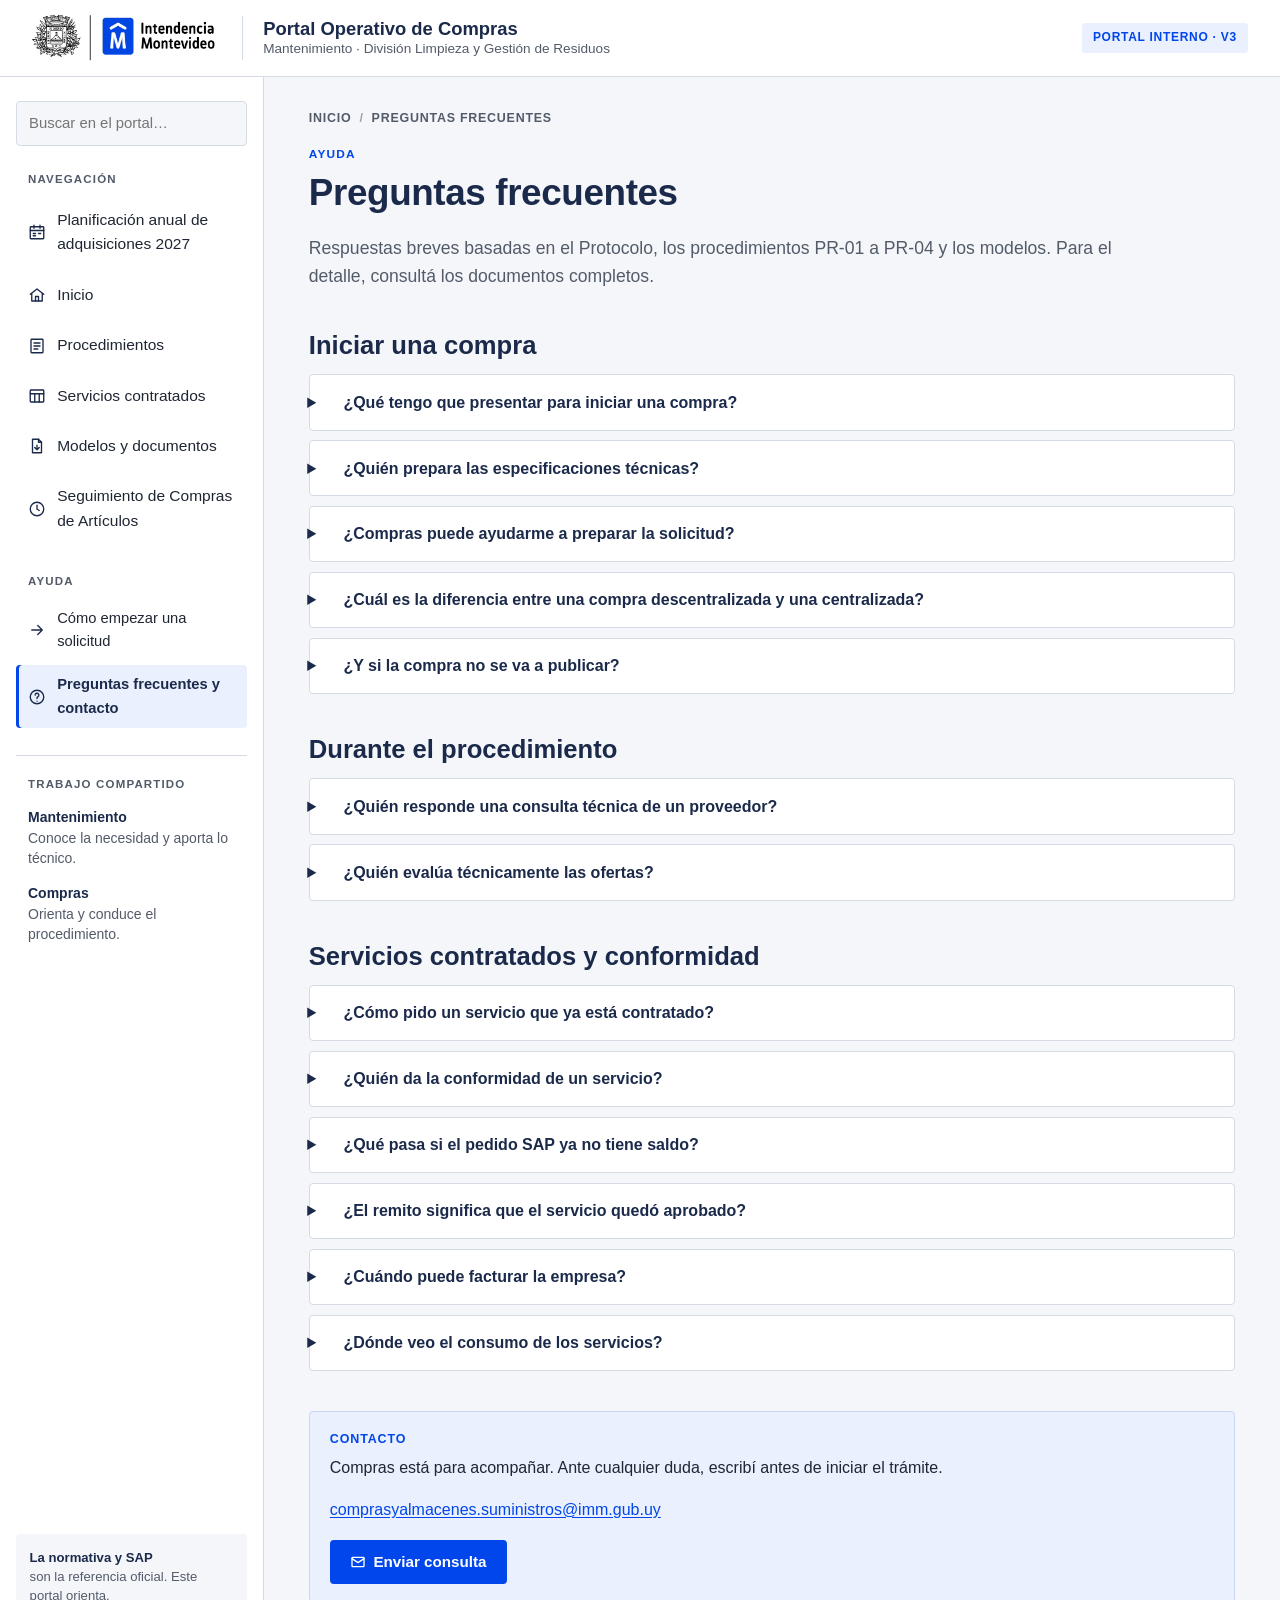
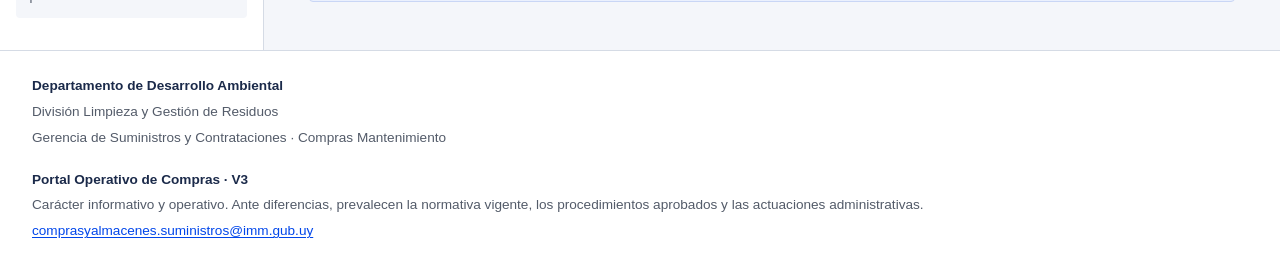
<file: preguntas.html>
<!DOCTYPE html>
<html lang="es-UY">
<head>
  <meta charset="utf-8">
  <meta name="viewport" content="width=device-width, initial-scale=1">
  <title>Preguntas frecuentes · Portal Operativo de Compras</title>
  <meta name="description" content="Preguntas frecuentes sobre compras y servicios, y contacto con Compras.">
  <link rel="icon" href="assets/img/logo-im.png">
  <link rel="stylesheet" href="assets/css/styles.css">
</head>
<body>
  <a class="skip-link" href="#contenido">Ir al contenido</a>

  <header class="top">
    <div class="top__inner">
      <!-- EDITAR AQUÍ: logotipo institucional. Reemplazar assets/img/logo-im.png manteniendo el nombre. -->
      <a class="top__logo" href="index.html"><img src="assets/img/logo-im.png" alt="Intendencia de Montevideo" width="640" height="175"></a>
      <span class="top__sep" aria-hidden="true"></span>
      <div class="top__id">
        <a class="top__name" href="index.html">Portal Operativo de Compras</a>
        <span class="top__sub">Mantenimiento · División Limpieza y Gestión de Residuos</span>
      </div>
      <span class="top__tag">Portal interno · <span data-cfg="version">V3</span></span>
      <button class="nav-toggle" type="button" aria-expanded="false" aria-controls="menu"><span class="nav-toggle__bars" aria-hidden="true"></span>Menú</button>
    </div>
  </header>

  <div class="layout">
    <aside class="side" id="menu" aria-label="Menú del portal">
      <form class="search" id="search-form" role="search" autocomplete="off" hidden>
        <label for="search-input">Buscar en el portal</label>
        <input id="search-input" type="search" placeholder="Buscar en el portal…" aria-controls="search-results" aria-expanded="false">
        <ul class="search-results" id="search-results" hidden aria-live="polite"></ul>
      </form>
      <nav class="side-nav" aria-label="Navegación principal">
        <p class="side__label">Navegación</p>
        <ul><li><a href="planificacion.html"><svg viewBox="0 0 24 24" aria-hidden="true" focusable="false"><rect x="3" y="5" width="18" height="16" rx="1"/><path d="M3 10h18M8 3v4M16 3v4"/><path d="M7 14h3M7 17h3M14 14h3"/></svg><span>Planificación anual de adquisiciones 2027</span></a></li><li><a href="index.html"><svg viewBox="0 0 24 24" aria-hidden="true" focusable="false"><path d="M3 11l9-7 9 7"/><path d="M5 10v10h14V10"/><path d="M10 20v-6h4v6"/></svg><span>Inicio</span></a></li><li><a href="procedimientos.html"><svg viewBox="0 0 24 24" aria-hidden="true" focusable="false"><rect x="4" y="3" width="16" height="18" rx="1"/><path d="M8 8h8M8 12h8M8 16h5"/></svg><span>Procedimientos</span></a></li><li><a href="servicios.html"><svg viewBox="0 0 24 24" aria-hidden="true" focusable="false"><rect x="3" y="4" width="18" height="16" rx="1"/><path d="M3 9h18M9 9v11M15 9v11"/></svg><span>Servicios contratados</span></a></li><li><a href="documentos.html"><svg viewBox="0 0 24 24" aria-hidden="true" focusable="false"><path d="M14 3H6v18h12V7z"/><path d="M14 3v4h4"/><path d="M12 11v6M9 14l3 3 3-3"/></svg><span>Modelos y documentos</span></a></li><li><a href="seguimiento.html"><svg viewBox="0 0 24 24" aria-hidden="true" focusable="false"><circle cx="12" cy="12" r="9"/><path d="M12 7v5l3 2"/></svg><span>Seguimiento de Compras de Artículos</span></a></li></ul>
      </nav>
      <nav class="side-nav side-nav--sec" aria-label="Ayuda">
        <p class="side__label">Ayuda</p>
        <ul><li><a href="como-empezar.html"><svg viewBox="0 0 24 24" aria-hidden="true" focusable="false"><path d="M5 12h14M13 6l6 6-6 6"/></svg><span>Cómo empezar una solicitud</span></a></li><li><a href="preguntas.html" aria-current="page"><svg viewBox="0 0 24 24" aria-hidden="true" focusable="false"><circle cx="12" cy="12" r="9"/><path d="M9.5 9.5a2.5 2.5 0 1 1 3.5 2.3c-.6.3-1 .9-1 1.6V14"/><path d="M12 17.5v.01"/></svg><span>Preguntas frecuentes y contacto</span></a></li></ul>
      </nav>
      <div class="side__shared">
        <p class="side__label" style="margin-left:0">Trabajo compartido</p>
        <strong>Mantenimiento</strong>
        <p>Conoce la necesidad y aporta lo técnico.</p>
        <strong>Compras</strong>
        <p>Orienta y conduce el procedimiento.</p>
      </div>
      <div class="side__note"><strong>La normativa y SAP</strong>son la referencia oficial. Este portal orienta.</div>
    </aside>

    <main id="contenido" tabindex="-1">
      <div class="wrap">
        <nav aria-label="Ruta de navegación"><ol class="crumbs"><li><a href="index.html">Inicio</a></li><li aria-current="page">Preguntas frecuentes</li></ol></nav>
        <header class="page-head">
          <span class="eyebrow">Ayuda</span>
          <h1>Preguntas frecuentes</h1>
          <p class="lead">Respuestas breves basadas en el Protocolo, los procedimientos PR-01 a PR-04 y los modelos. Para el detalle, consultá los documentos completos.</p>
        </header><section class="section" aria-label="Iniciar una compra"><h2>Iniciar una compra</h2><details><summary>¿Qué tengo que presentar para iniciar una compra?</summary><div><p>Una solicitud con la justificación, las cantidades, el plazo y la prioridad, la disponibilidad presupuestal cuando corresponda y la documentación técnica que define lo que se necesita. Sin documentación técnica no hay trámite.</p><p><a href="como-empezar.html">Ver cómo empezar</a></p><p class=src>PR-01 y PR-02, sección 3; Protocolo, numeral 5.</p></div></details><details><summary>¿Quién prepara las especificaciones técnicas?</summary><div><p>La dependencia solicitante, que es quien conoce técnicamente lo que necesita. Compras respeta lo técnico tal como fue definido; si hay que ajustar algo, lo consulta con el referente.</p><p class=src>Protocolo, numerales 6 y 7.</p></div></details><details><summary>¿Compras puede ayudarme a preparar la solicitud?</summary><div><p>Sí. Compras orienta para armar la solicitud y revisa que esté completa. Para la documentación técnica podés partir de los <a href="documentos.html#modelos">anexos modelo</a> de artículos o servicios.</p><p class=src>PR-01 y PR-02, sección 2.</p></div></details><details><summary>¿Cuál es la diferencia entre una compra descentralizada y una centralizada?</summary><div><p>En la centralizada (PR-02) interviene además la Unidad U5320, que asigna el escribano, confecciona el pliego, publica, adjudica y notifica. No necesitás saberlo de antemano: ante dudas sobre el monto, consultá a Compras.</p><p><a href="procedimientos.html#comparacion">Ver la comparación</a></p><p class=src>PR-02, «En pocas palabras» y sección 7.</p></div></details><details><summary>¿Y si la compra no se va a publicar?</summary><div><p>Revisá antes la guía <a href="pr-04.html">PR-04</a> y consultá a Compras antes de iniciar la gestión.</p><p class=src>PR-01 y PR-02, consejos útiles; PR-04, sección 7.</p></div></details></section><section class="section" aria-label="Durante el procedimiento"><h2>Durante el procedimiento</h2><details><summary>¿Quién responde una consulta técnica de un proveedor?</summary><div><p>La dependencia solicitante, a través de su referente técnico. Compras deriva las consultas técnicas y el referente las responde a tiempo para que se comuniquen dentro del plazo de publicación.</p><p class=src>PR-01, paso 8; PR-02, paso 13.</p></div></details><details><summary>¿Quién evalúa técnicamente las ofertas?</summary><div><p>La dependencia, con un informe técnico que incluye cumplimiento de las especificaciones, comparación de las ofertas, motivos técnicos de aceptación o rechazo, y conclusión y recomendación. Luego Compras (PR-01) o la Unidad U5320 (PR-02) hace la evaluación administrativa y económica.</p><p class=src>PR-01, pasos 10 a 12; PR-02, pasos 15 a 17.</p></div></details></section><section class="section" aria-label="Servicios contratados y conformidad"><h2>Servicios contratados y conformidad</h2><details><summary>¿Cómo pido un servicio que ya está contratado?</summary><div><p>Por correo institucional a Compras, con copia a tu jefatura, indicando qué servicio, en qué unidad-SIM, equipo o matrícula si corresponde, y la urgencia. No se llama directamente a la empresa.</p><p><a href="pr-03.html#como-pedir">Ver cómo pedir un servicio</a></p><p class=src>PR-03, sección 3.</p></div></details><details><summary>¿Quién da la conformidad de un servicio?</summary><div><p>La dependencia solicitante: verifica el trabajo y envía la conformidad técnica a Compras citando el remito. Si no está bien, envía las observaciones.</p><p class=src>PR-03, paso 5; Protocolo, numeral 11.</p></div></details><details><summary>¿Qué pasa si el pedido SAP ya no tiene saldo?</summary><div><p>Compras verifica el saldo antes de coordinar cada trabajo. El anexo de servicios establece que, agotado el saldo, no pueden continuarse servicios con cargo a ese pedido, salvo que exista una nueva habilitación o contratación administrativa. Consultá con Compras cómo seguir.</p><p class=src>PR-03, paso 3; Anexo de servicios, sección 4.</p></div></details><details><summary>¿El remito significa que el servicio quedó aprobado?</summary><div><p>No. El remito respalda el trabajo, pero la conformidad técnica la da la dependencia, siempre con referencia a él.</p><p class=src>PR-03, consejos útiles.</p></div></details><details><summary>¿Cuándo puede facturar la empresa?</summary><div><p>Cuando Compras genera la hoja de servicio en SAP y le comunica su número. La hoja se genera con la conformidad y el remito, por eso dar la conformidad a tiempo evita demoras.</p><p class=src>PR-03, paso 6 y consejos útiles.</p></div></details><details><summary>¿Dónde veo el consumo de los servicios?</summary><div><p>En el <a href="servicios.html">Dashboard de Cuentas Corrientes</a>, en Google Sheets. El acceso depende de los permisos de Google Drive.</p></div></details></section>
        <section class="section" id="contacto" aria-labelledby="contacto-t">
          <div class="note">
            <span class="note__title" id="contacto-t">Contacto</span>
            <p>Compras está para acompañar. Ante cualquier duda, escribí antes de iniciar el trámite.</p>
            <p><a href="mailto:comprasyalmacenes.suministros@imm.gub.uy">comprasyalmacenes.suministros@imm.gub.uy</a></p>
            <div class="btn-row"><a class="btn" href="mailto:comprasyalmacenes.suministros@imm.gub.uy?subject=Consulta"><svg viewBox="0 0 24 24" aria-hidden="true" focusable="false"><rect x="3" y="5" width="18" height="14" rx="1"/><path d="M3 7l9 6 9-6"/></svg>Enviar consulta</a></div>
          </div>
        </section>
      </div>
    </main>
  </div>

  <footer class="foot">
    <div>
      <p><strong>Departamento de Desarrollo Ambiental</strong></p>
      <p>División Limpieza y Gestión de Residuos</p>
      <p>Gerencia de Suministros y Contrataciones · Compras Mantenimiento</p>
    </div>
    <div>
      <p><strong>Portal Operativo de Compras · <span data-cfg="version">V3</span></strong></p>
      <p>Carácter informativo y operativo. Ante diferencias, prevalecen la normativa vigente, los procedimientos aprobados y las actuaciones administrativas.</p>
      <p><a href="mailto:comprasyalmacenes.suministros@imm.gub.uy">comprasyalmacenes.suministros@imm.gub.uy</a></p>
    </div>
  </footer>

  <script src="assets/js/app.js"></script>
</body>
</html>
</file>
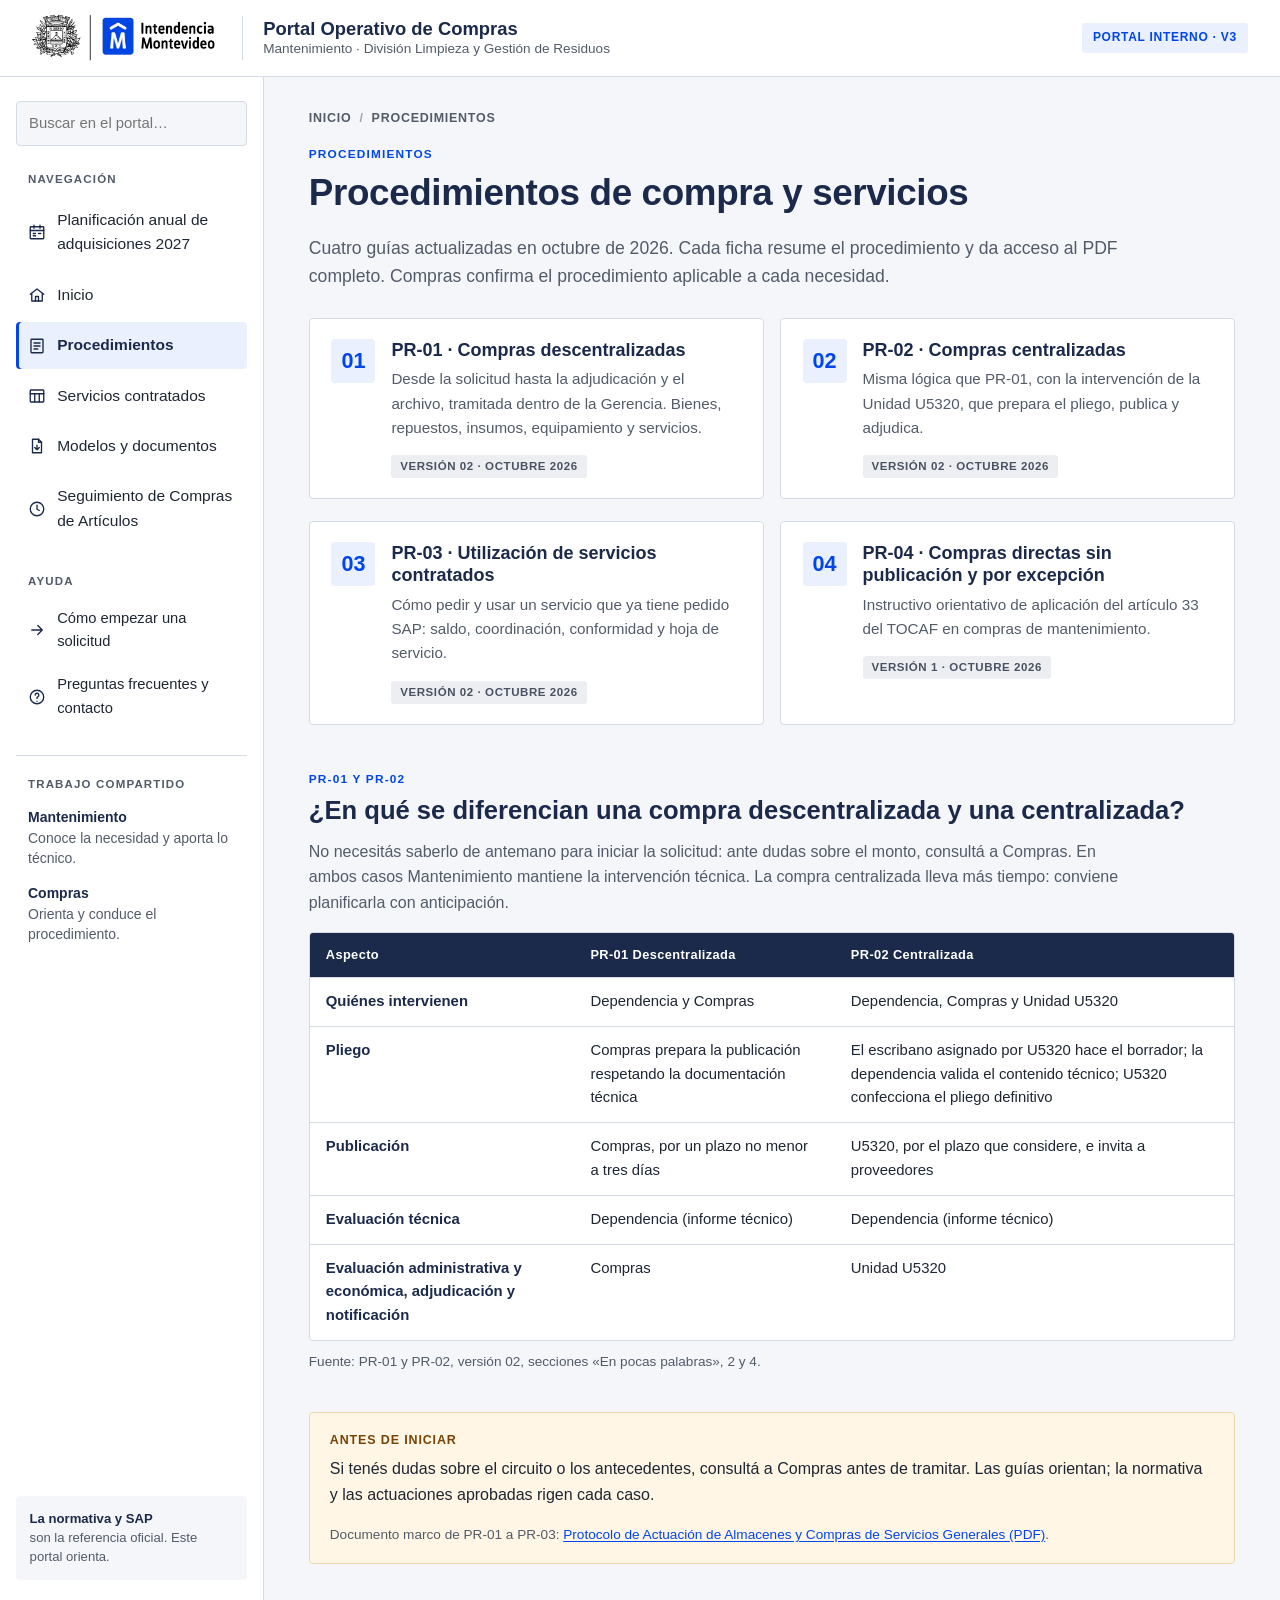
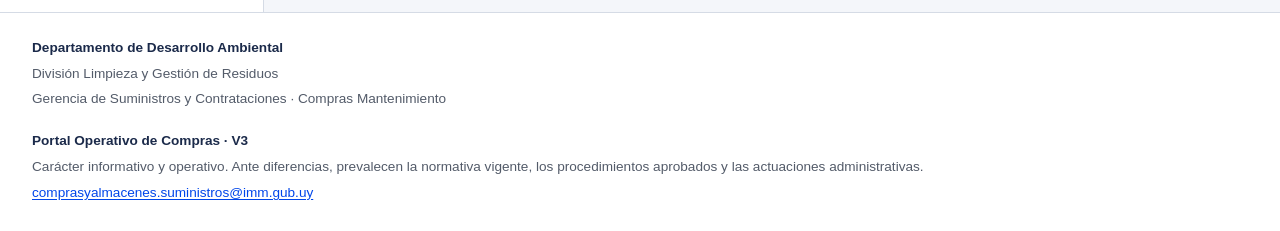
<file: procedimientos.html>
<!DOCTYPE html>
<html lang="es-UY">
<head>
  <meta charset="utf-8">
  <meta name="viewport" content="width=device-width, initial-scale=1">
  <title>Procedimientos · Portal Operativo de Compras</title>
  <meta name="description" content="Fichas de los procedimientos PR-01 a PR-04 con acceso a los documentos completos.">
  <link rel="icon" href="assets/img/logo-im.png">
  <link rel="stylesheet" href="assets/css/styles.css">
</head>
<body>
  <a class="skip-link" href="#contenido">Ir al contenido</a>

  <header class="top">
    <div class="top__inner">
      <!-- EDITAR AQUÍ: logotipo institucional. Reemplazar assets/img/logo-im.png manteniendo el nombre. -->
      <a class="top__logo" href="index.html"><img src="assets/img/logo-im.png" alt="Intendencia de Montevideo" width="640" height="175"></a>
      <span class="top__sep" aria-hidden="true"></span>
      <div class="top__id">
        <a class="top__name" href="index.html">Portal Operativo de Compras</a>
        <span class="top__sub">Mantenimiento · División Limpieza y Gestión de Residuos</span>
      </div>
      <span class="top__tag">Portal interno · <span data-cfg="version">V3</span></span>
      <button class="nav-toggle" type="button" aria-expanded="false" aria-controls="menu"><span class="nav-toggle__bars" aria-hidden="true"></span>Menú</button>
    </div>
  </header>

  <div class="layout">
    <aside class="side" id="menu" aria-label="Menú del portal">
      <form class="search" id="search-form" role="search" autocomplete="off" hidden>
        <label for="search-input">Buscar en el portal</label>
        <input id="search-input" type="search" placeholder="Buscar en el portal…" aria-controls="search-results" aria-expanded="false">
        <ul class="search-results" id="search-results" hidden aria-live="polite"></ul>
      </form>
      <nav class="side-nav" aria-label="Navegación principal">
        <p class="side__label">Navegación</p>
        <ul><li><a href="planificacion.html"><svg viewBox="0 0 24 24" aria-hidden="true" focusable="false"><rect x="3" y="5" width="18" height="16" rx="1"/><path d="M3 10h18M8 3v4M16 3v4"/><path d="M7 14h3M7 17h3M14 14h3"/></svg><span>Planificación anual de adquisiciones 2027</span></a></li><li><a href="index.html"><svg viewBox="0 0 24 24" aria-hidden="true" focusable="false"><path d="M3 11l9-7 9 7"/><path d="M5 10v10h14V10"/><path d="M10 20v-6h4v6"/></svg><span>Inicio</span></a></li><li><a href="procedimientos.html" aria-current="page"><svg viewBox="0 0 24 24" aria-hidden="true" focusable="false"><rect x="4" y="3" width="16" height="18" rx="1"/><path d="M8 8h8M8 12h8M8 16h5"/></svg><span>Procedimientos</span></a></li><li><a href="servicios.html"><svg viewBox="0 0 24 24" aria-hidden="true" focusable="false"><rect x="3" y="4" width="18" height="16" rx="1"/><path d="M3 9h18M9 9v11M15 9v11"/></svg><span>Servicios contratados</span></a></li><li><a href="documentos.html"><svg viewBox="0 0 24 24" aria-hidden="true" focusable="false"><path d="M14 3H6v18h12V7z"/><path d="M14 3v4h4"/><path d="M12 11v6M9 14l3 3 3-3"/></svg><span>Modelos y documentos</span></a></li><li><a href="seguimiento.html"><svg viewBox="0 0 24 24" aria-hidden="true" focusable="false"><circle cx="12" cy="12" r="9"/><path d="M12 7v5l3 2"/></svg><span>Seguimiento de Compras de Artículos</span></a></li></ul>
      </nav>
      <nav class="side-nav side-nav--sec" aria-label="Ayuda">
        <p class="side__label">Ayuda</p>
        <ul><li><a href="como-empezar.html"><svg viewBox="0 0 24 24" aria-hidden="true" focusable="false"><path d="M5 12h14M13 6l6 6-6 6"/></svg><span>Cómo empezar una solicitud</span></a></li><li><a href="preguntas.html"><svg viewBox="0 0 24 24" aria-hidden="true" focusable="false"><circle cx="12" cy="12" r="9"/><path d="M9.5 9.5a2.5 2.5 0 1 1 3.5 2.3c-.6.3-1 .9-1 1.6V14"/><path d="M12 17.5v.01"/></svg><span>Preguntas frecuentes y contacto</span></a></li></ul>
      </nav>
      <div class="side__shared">
        <p class="side__label" style="margin-left:0">Trabajo compartido</p>
        <strong>Mantenimiento</strong>
        <p>Conoce la necesidad y aporta lo técnico.</p>
        <strong>Compras</strong>
        <p>Orienta y conduce el procedimiento.</p>
      </div>
      <div class="side__note"><strong>La normativa y SAP</strong>son la referencia oficial. Este portal orienta.</div>
    </aside>

    <main id="contenido" tabindex="-1">
      <div class="wrap">
        <nav aria-label="Ruta de navegación"><ol class="crumbs"><li><a href="index.html">Inicio</a></li><li aria-current="page">Procedimientos</li></ol></nav>
        <header class="page-head">
          <span class="eyebrow">Procedimientos</span>
          <h1>Procedimientos de compra y servicios</h1>
          <p class="lead">Cuatro guías actualizadas en octubre de 2026. Cada ficha resume el procedimiento y da acceso al PDF completo. Compras confirma el procedimiento aplicable a cada necesidad.</p>
        </header>
        <ul class="grid grid--2" style="list-style:none;padding:0;margin:0">
            <li class="card card--link"><span class="card__icon num" aria-hidden="true">01</span><div class="card__body">
              <h3><a href="pr-01.html">PR-01 · Compras descentralizadas</a></h3>
              <p>Desde la solicitud hasta la adjudicación y el archivo, tramitada dentro de la Gerencia. Bienes, repuestos, insumos, equipamiento y servicios.</p>
              <div class="tags"><span class="pill pill--grey">Versión 02 · octubre 2026</span></div></div></li>
            <li class="card card--link"><span class="card__icon num" aria-hidden="true">02</span><div class="card__body">
              <h3><a href="pr-02.html">PR-02 · Compras centralizadas</a></h3>
              <p>Misma lógica que PR-01, con la intervención de la Unidad U5320, que prepara el pliego, publica y adjudica.</p>
              <div class="tags"><span class="pill pill--grey">Versión 02 · octubre 2026</span></div></div></li>
            <li class="card card--link"><span class="card__icon num" aria-hidden="true">03</span><div class="card__body">
              <h3><a href="pr-03.html">PR-03 · Utilización de servicios contratados</a></h3>
              <p>Cómo pedir y usar un servicio que ya tiene pedido SAP: saldo, coordinación, conformidad y hoja de servicio.</p>
              <div class="tags"><span class="pill pill--grey">Versión 02 · octubre 2026</span></div></div></li>
            <li class="card card--link"><span class="card__icon num" aria-hidden="true">04</span><div class="card__body">
              <h3><a href="pr-04.html">PR-04 · Compras directas sin publicación y por excepción</a></h3>
              <p>Instructivo orientativo de aplicación del artículo 33 del TOCAF en compras de mantenimiento.</p>
              <div class="tags"><span class="pill pill--grey">Versión 1 · octubre 2026</span></div></div></li>
        </ul>

        <section class="section" id="comparacion" aria-labelledby="comp-t">
          <span class="eyebrow">PR-01 y PR-02</span>
          <h2 id="comp-t">¿En qué se diferencian una compra descentralizada y una centralizada?</h2>
          <p class="section-lead">No necesitás saberlo de antemano para iniciar la solicitud: ante dudas sobre el monto, consultá a Compras. En ambos casos Mantenimiento mantiene la intervención técnica. La compra centralizada lleva más tiempo: conviene planificarla con anticipación.</p>
          <div class="table-wrap">
            <table class="stack">
              <thead><tr><th scope="col">Aspecto</th><th scope="col">PR-01 Descentralizada</th><th scope="col">PR-02 Centralizada</th></tr></thead>
              <tbody>
                <tr><th scope="row">Quiénes intervienen</th><td data-label="PR-01">Dependencia y Compras</td><td data-label="PR-02">Dependencia, Compras y Unidad U5320</td></tr>
                <tr><th scope="row">Pliego</th><td data-label="PR-01">Compras prepara la publicación respetando la documentación técnica</td><td data-label="PR-02">El escribano asignado por U5320 hace el borrador; la dependencia valida el contenido técnico; U5320 confecciona el pliego definitivo</td></tr>
                <tr><th scope="row">Publicación</th><td data-label="PR-01">Compras, por un plazo no menor a tres días</td><td data-label="PR-02">U5320, por el plazo que considere, e invita a proveedores</td></tr>
                <tr><th scope="row">Evaluación técnica</th><td data-label="PR-01">Dependencia (informe técnico)</td><td data-label="PR-02">Dependencia (informe técnico)</td></tr>
                <tr><th scope="row">Evaluación administrativa y económica, adjudicación y notificación</th><td data-label="PR-01">Compras</td><td data-label="PR-02">Unidad U5320</td></tr>
              </tbody>
            </table>
          </div>
          <p class="small" style="margin-top:.6rem">Fuente: PR-01 y PR-02, versión 02, secciones «En pocas palabras», 2 y 4.</p>
        </section>

        <section class="section" aria-labelledby="marco-t">
          <div class="note note--warn">
            <span class="note__title" id="marco-t">Antes de iniciar</span>
            <p>Si tenés dudas sobre el circuito o los antecedentes, consultá a Compras antes de tramitar. Las guías orientan; la normativa y las actuaciones aprobadas rigen cada caso.</p>
            <p class="small">Documento marco de PR-01 a PR-03: <a href="documentos/procedimientos/Protocolo_Almacenes_y_Compras.pdf" target="_blank" rel="noopener">Protocolo de Actuación de Almacenes y Compras de Servicios Generales (PDF)<span class="sr-only"> (se abre en una pestaña nueva)</span></a>.</p>
          </div>
        </section>
      </div>
    </main>
  </div>

  <footer class="foot">
    <div>
      <p><strong>Departamento de Desarrollo Ambiental</strong></p>
      <p>División Limpieza y Gestión de Residuos</p>
      <p>Gerencia de Suministros y Contrataciones · Compras Mantenimiento</p>
    </div>
    <div>
      <p><strong>Portal Operativo de Compras · <span data-cfg="version">V3</span></strong></p>
      <p>Carácter informativo y operativo. Ante diferencias, prevalecen la normativa vigente, los procedimientos aprobados y las actuaciones administrativas.</p>
      <p><a href="mailto:comprasyalmacenes.suministros@imm.gub.uy">comprasyalmacenes.suministros@imm.gub.uy</a></p>
    </div>
  </footer>

  <script src="assets/js/app.js"></script>
</body>
</html>
</file>
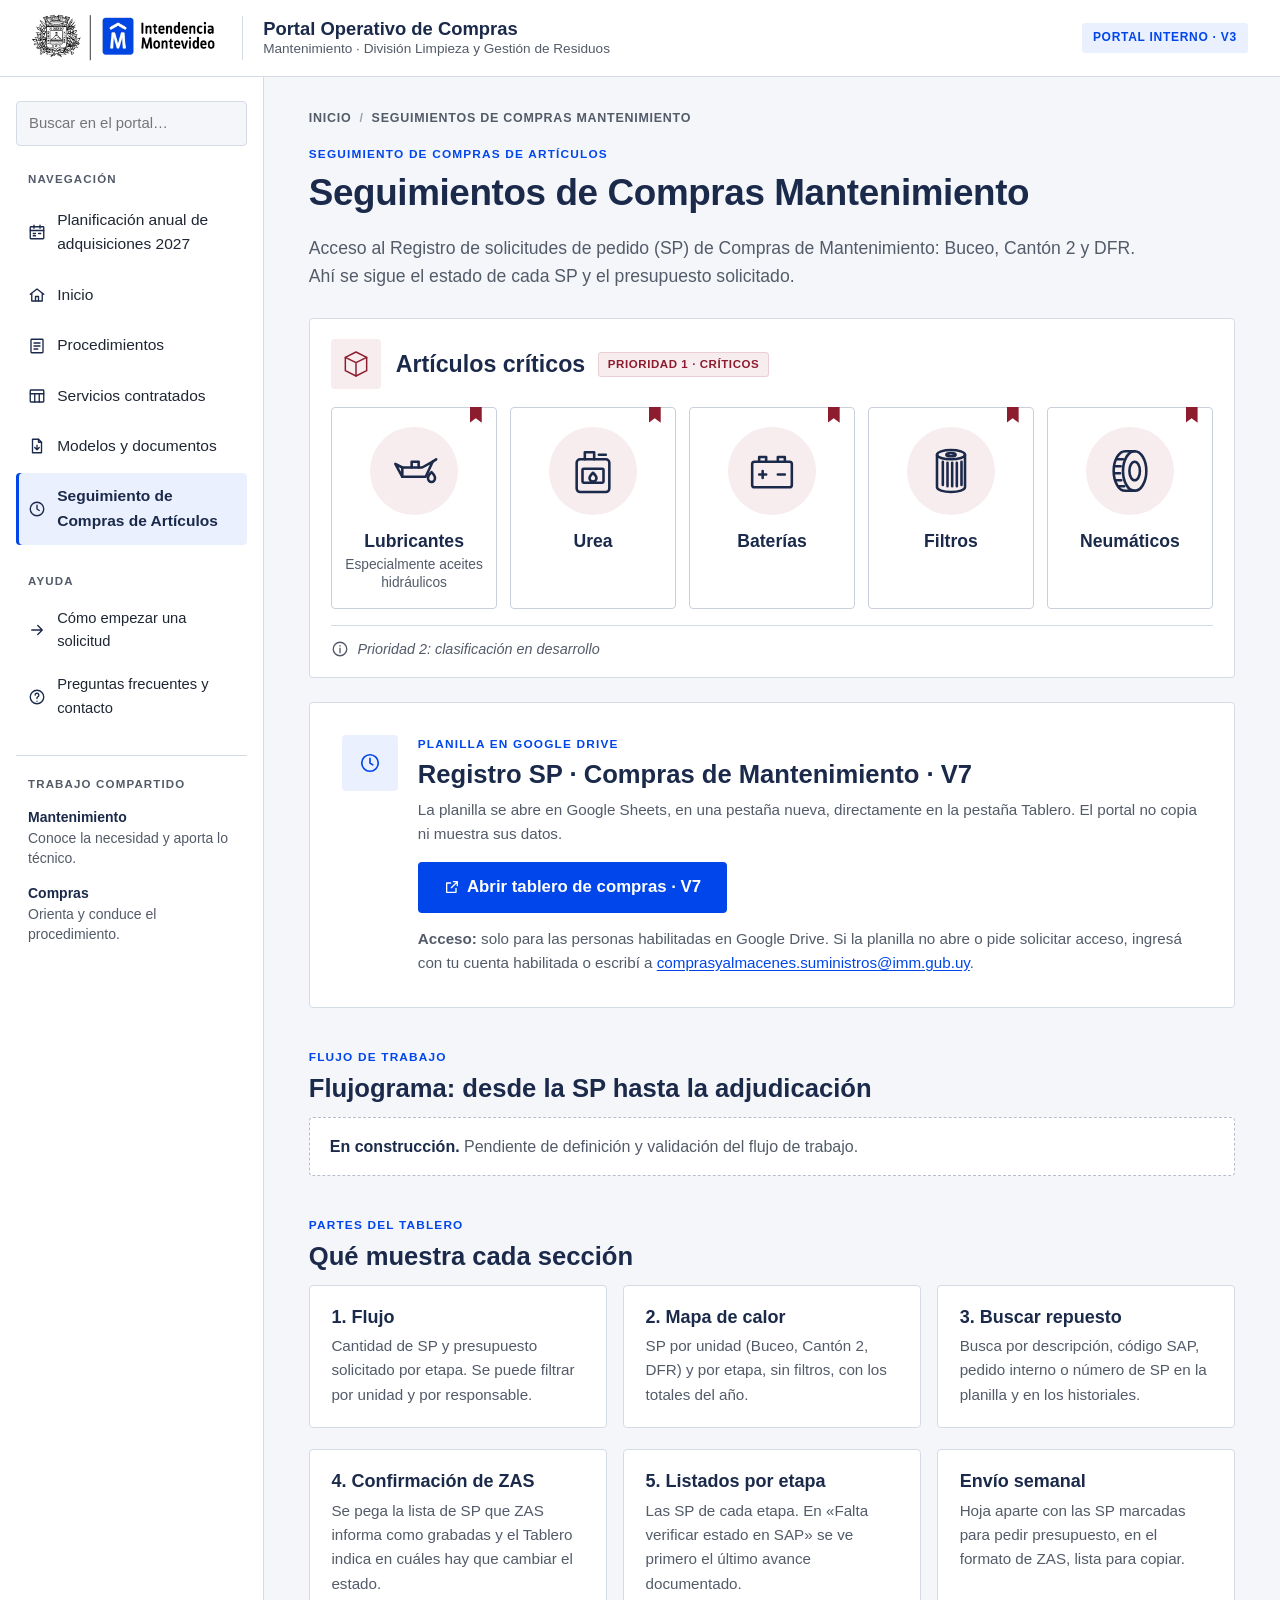
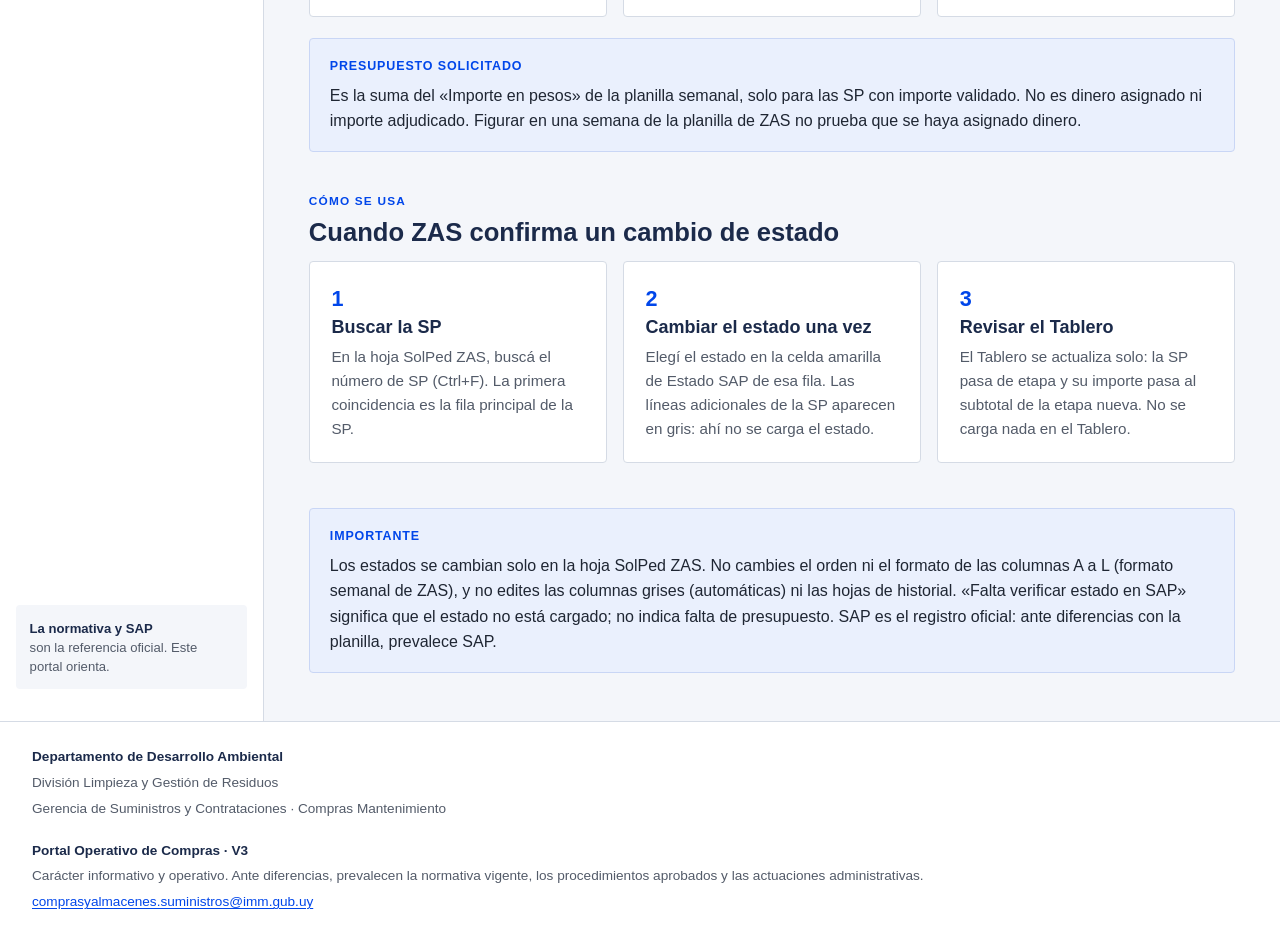
<file: seguimiento.html>
<!DOCTYPE html>
<html lang="es-UY">
<head>
  <meta charset="utf-8">
  <meta name="viewport" content="width=device-width, initial-scale=1">
  <title>Seguimientos de Compras Mantenimiento · Portal Operativo de Compras</title>
  <meta name="description" content="Acceso al Registro de solicitudes de pedido de Compras de Mantenimiento en Google Sheets: estado SAP, etapa y presupuesto solicitado.">
  <link rel="icon" href="assets/img/logo-im.png">
  <link rel="stylesheet" href="assets/css/styles.css">
</head>
<body>
  <a class="skip-link" href="#contenido">Ir al contenido</a>

  <header class="top">
    <div class="top__inner">
      <!-- EDITAR AQUÍ: logotipo institucional. Reemplazar assets/img/logo-im.png manteniendo el nombre. -->
      <a class="top__logo" href="index.html"><img src="assets/img/logo-im.png" alt="Intendencia de Montevideo" width="640" height="175"></a>
      <span class="top__sep" aria-hidden="true"></span>
      <div class="top__id">
        <a class="top__name" href="index.html">Portal Operativo de Compras</a>
        <span class="top__sub">Mantenimiento · División Limpieza y Gestión de Residuos</span>
      </div>
      <span class="top__tag">Portal interno · <span data-cfg="version">V3</span></span>
      <button class="nav-toggle" type="button" aria-expanded="false" aria-controls="menu"><span class="nav-toggle__bars" aria-hidden="true"></span>Menú</button>
    </div>
  </header>

  <div class="layout">
    <aside class="side" id="menu" aria-label="Menú del portal">
      <form class="search" id="search-form" role="search" autocomplete="off" hidden>
        <label for="search-input">Buscar en el portal</label>
        <input id="search-input" type="search" placeholder="Buscar en el portal…" aria-controls="search-results" aria-expanded="false">
        <ul class="search-results" id="search-results" hidden aria-live="polite"></ul>
      </form>
      <nav class="side-nav" aria-label="Navegación principal">
        <p class="side__label">Navegación</p>
        <ul><li><a href="planificacion.html"><svg viewBox="0 0 24 24" aria-hidden="true" focusable="false"><rect x="3" y="5" width="18" height="16" rx="1"/><path d="M3 10h18M8 3v4M16 3v4"/><path d="M7 14h3M7 17h3M14 14h3"/></svg><span>Planificación anual de adquisiciones 2027</span></a></li><li><a href="index.html"><svg viewBox="0 0 24 24" aria-hidden="true" focusable="false"><path d="M3 11l9-7 9 7"/><path d="M5 10v10h14V10"/><path d="M10 20v-6h4v6"/></svg><span>Inicio</span></a></li><li><a href="procedimientos.html"><svg viewBox="0 0 24 24" aria-hidden="true" focusable="false"><rect x="4" y="3" width="16" height="18" rx="1"/><path d="M8 8h8M8 12h8M8 16h5"/></svg><span>Procedimientos</span></a></li><li><a href="servicios.html"><svg viewBox="0 0 24 24" aria-hidden="true" focusable="false"><rect x="3" y="4" width="18" height="16" rx="1"/><path d="M3 9h18M9 9v11M15 9v11"/></svg><span>Servicios contratados</span></a></li><li><a href="documentos.html"><svg viewBox="0 0 24 24" aria-hidden="true" focusable="false"><path d="M14 3H6v18h12V7z"/><path d="M14 3v4h4"/><path d="M12 11v6M9 14l3 3 3-3"/></svg><span>Modelos y documentos</span></a></li><li><a href="seguimiento.html" aria-current="page"><svg viewBox="0 0 24 24" aria-hidden="true" focusable="false"><circle cx="12" cy="12" r="9"/><path d="M12 7v5l3 2"/></svg><span>Seguimiento de Compras de Artículos</span></a></li></ul>
      </nav>
      <nav class="side-nav side-nav--sec" aria-label="Ayuda">
        <p class="side__label">Ayuda</p>
        <ul><li><a href="como-empezar.html"><svg viewBox="0 0 24 24" aria-hidden="true" focusable="false"><path d="M5 12h14M13 6l6 6-6 6"/></svg><span>Cómo empezar una solicitud</span></a></li><li><a href="preguntas.html"><svg viewBox="0 0 24 24" aria-hidden="true" focusable="false"><circle cx="12" cy="12" r="9"/><path d="M9.5 9.5a2.5 2.5 0 1 1 3.5 2.3c-.6.3-1 .9-1 1.6V14"/><path d="M12 17.5v.01"/></svg><span>Preguntas frecuentes y contacto</span></a></li></ul>
      </nav>
      <div class="side__shared">
        <p class="side__label" style="margin-left:0">Trabajo compartido</p>
        <strong>Mantenimiento</strong>
        <p>Conoce la necesidad y aporta lo técnico.</p>
        <strong>Compras</strong>
        <p>Orienta y conduce el procedimiento.</p>
      </div>
      <div class="side__note"><strong>La normativa y SAP</strong>son la referencia oficial. Este portal orienta.</div>
    </aside>

    <main id="contenido" tabindex="-1">
      <div class="wrap">
        <nav aria-label="Ruta de navegación"><ol class="crumbs"><li><a href="index.html">Inicio</a></li><li aria-current="page">Seguimientos de Compras Mantenimiento</li></ol></nav>
        <header class="page-head">
          <span class="eyebrow">Seguimiento de Compras de Artículos</span>
          <h1>Seguimientos de Compras Mantenimiento</h1>
          <p class="lead">Acceso al Registro de solicitudes de pedido (SP) de Compras de Mantenimiento: Buceo, Cantón 2 y DFR. Ahí se sigue el estado de cada SP y el presupuesto solicitado.</p>
        </header>

        <section class="crit" aria-labelledby="crit-articulos">
          <div class="crit__head">
            <span class="crit__mark"><svg viewBox="0 0 48 48" aria-hidden="true" focusable="false" fill="none" stroke="currentColor" stroke-width="2.2" stroke-linecap="round" stroke-linejoin="round"><path d="M24 6l16 8v20l-16 8-16-8V14z"/><path d="M8 14l16 8 16-8M24 22v20"/></svg></span>
            <div class="crit__titles">
              <div class="crit__title"><h2 id="crit-articulos">Artículos críticos</h2><span class="pill pill--crit">Prioridad 1 · Críticos</span></div>
            </div>
          </div>
          <ul class="crit__grid crit__grid--4 crit__grid--5">
            <li class="crit-card"><span class="crit-card__icon"><svg viewBox="0 0 48 48" aria-hidden="true" focusable="false" fill="none" stroke="currentColor" stroke-width="2.2" stroke-linecap="round" stroke-linejoin="round"><path d="M8 18l6 3h17l9-5-6 13H14l-6-11z"/><path d="M14 21v8M22 21V16h6v5"/><path d="M40 16l3-2"/><path d="M42 30c0 2-1.3 3.5-3 3.5S36 32 36 30s3-5 3-5 3 3 3 5z"/></svg></span><span class="crit-card__text"><span class="crit-card__name">Lubricantes</span><span class="crit-card__sub">Especialmente aceites hidráulicos</span></span></li>
            <li class="crit-card"><span class="crit-card__icon"><svg viewBox="0 0 48 48" aria-hidden="true" focusable="false" fill="none" stroke="currentColor" stroke-width="2.2" stroke-linecap="round" stroke-linejoin="round"><path d="M13 14h22a3 3 0 0 1 3 3v22a3 3 0 0 1-3 3H13a3 3 0 0 1-3-3V17a3 3 0 0 1 3-3z"/><path d="M17 14V8h8v6M29 10h6"/><rect x="15" y="22" width="18" height="12" rx="1"/><path d="M24 25.5c0 0-3 3-3 4.6a3 3 0 0 0 6 0c0-1.6-3-4.6-3-4.6z"/></svg></span><span class="crit-card__text"><span class="crit-card__name">Urea</span></span></li>
            <li class="crit-card"><span class="crit-card__icon"><svg viewBox="0 0 48 48" aria-hidden="true" focusable="false" fill="none" stroke="currentColor" stroke-width="2.2" stroke-linecap="round" stroke-linejoin="round"><rect x="7" y="16" width="34" height="22" rx="2"/><path d="M13 16v-4h6v4M29 16v-4h6v4"/><path d="M13 27h6M16 24v6M29 27h6"/></svg></span><span class="crit-card__text"><span class="crit-card__name">Baterías</span></span></li>
            <li class="crit-card"><span class="crit-card__icon"><svg viewBox="0 0 48 48" aria-hidden="true" focusable="false" fill="none" stroke="currentColor" stroke-width="2.2" stroke-linecap="round" stroke-linejoin="round"><ellipse cx="24" cy="10" rx="12" ry="4"/><path d="M12 10v28c0 2.2 5.4 4 12 4s12-1.8 12-4V10"/><ellipse cx="24" cy="10" rx="4" ry="1.4"/><path d="M17 16v20M21 17v20M25 17v20M29 17v20M33 16v20"/></svg></span><span class="crit-card__text"><span class="crit-card__name">Filtros</span></span></li>
            <li class="crit-card"><span class="crit-card__icon"><svg viewBox="0 0 48 48" aria-hidden="true" focusable="false" fill="none" stroke="currentColor" stroke-width="2.2" stroke-linecap="round" stroke-linejoin="round"><ellipse cx="28" cy="24" rx="10" ry="17"/><ellipse cx="28" cy="24" rx="4.5" ry="8"/><path d="M28 7h-8c-5.5 0-10 7.6-10 17s4.5 17 10 17h8"/><path d="M13 14h5M11 20h5M10.5 26h5M11.5 32h5M14 37h5"/></svg></span><span class="crit-card__text"><span class="crit-card__name">Neumáticos</span></span></li>
          </ul>
          <p class="crit__foot"><svg viewBox="0 0 24 24" aria-hidden="true" focusable="false" fill="none" stroke="currentColor" stroke-width="1.8" stroke-linecap="round"><circle cx="12" cy="12" r="9"/><path d="M12 11v6M12 7.5v.5"/></svg>Prioridad 2: clasificación en desarrollo</p>
        </section>

        <section class="card feature" aria-labelledby="registro">
          <span class="card__icon feature__icon"><svg viewBox="0 0 24 24" aria-hidden="true" focusable="false"><circle cx="12" cy="12" r="9"/><path d="M12 7v5l3 2"/></svg></span>
          <div style="min-width:0">
            <span class="eyebrow">Planilla en Google Drive</span>
            <h2 id="registro" style="margin-bottom:.4rem">Registro SP · Compras de Mantenimiento · V7</h2>
            <p style="color:var(--muted)">La planilla se abre en Google Sheets, en una pestaña nueva, directamente en la pestaña Tablero. El portal no copia ni muestra sus datos.</p>
            <a class="btn btn--lg" href="https://docs.google.com/spreadsheets/d/1aKJgMd9GpFEBBeF9MB3KGGfRH5NnaKqZmnQ1-L06cY0/edit?gid=1801762161#gid=1801762161" target="_blank" rel="noopener"><svg viewBox="0 0 24 24" aria-hidden="true" focusable="false"><path d="M14 4h6v6M20 4l-9 9"/><path d="M18 14v6H4V6h6"/></svg>Abrir tablero de compras · V7<span class="sr-only"> (se abre en una pestaña nueva)</span></a>
            <p class="small" style="margin-top:.85rem"><strong>Acceso:</strong> solo para las personas habilitadas en Google Drive. Si la planilla no abre o pide solicitar acceso, ingresá con tu cuenta habilitada o escribí a <a href="mailto:comprasyalmacenes.suministros@imm.gub.uy?subject=Acceso%20al%20Registro%20SP">comprasyalmacenes.suministros@imm.gub.uy</a>.</p>
          </div>
        </section>

        <section class="section" aria-labelledby="flujograma">
          <span class="eyebrow">Flujo de trabajo</span>
          <h2 id="flujograma">Flujograma: desde la SP hasta la adjudicación</h2>
          <div class="pending"><strong>En construcción.</strong> Pendiente de definición y validación del flujo de trabajo.</div>
        </section>

        <section class="section" aria-labelledby="partes">
          <span class="eyebrow">Partes del Tablero</span>
          <h2 id="partes">Qué muestra cada sección</h2>
          <ul class="grid grid--3" style="list-style:none;padding:0;margin:0">
            <li class="card"><h3>1. Flujo</h3><p>Cantidad de SP y presupuesto solicitado por etapa. Se puede filtrar por unidad y por responsable.</p></li>
            <li class="card"><h3>2. Mapa de calor</h3><p>SP por unidad (Buceo, Cantón 2, DFR) y por etapa, sin filtros, con los totales del año.</p></li>
            <li class="card"><h3>3. Buscar repuesto</h3><p>Busca por descripción, código SAP, pedido interno o número de SP en la planilla y en los historiales.</p></li>
            <li class="card"><h3>4. Confirmación de ZAS</h3><p>Se pega la lista de SP que ZAS informa como grabadas y el Tablero indica en cuáles hay que cambiar el estado.</p></li>
            <li class="card"><h3>5. Listados por etapa</h3><p>Las SP de cada etapa. En «Falta verificar estado en SAP» se ve primero el último avance documentado.</p></li>
            <li class="card"><h3>Envío semanal</h3><p>Hoja aparte con las SP marcadas para pedir presupuesto, en el formato de ZAS, lista para copiar.</p></li>
          </ul>
          <div class="note" style="margin-top:1rem">
            <span class="note__title">Presupuesto solicitado</span>
            <p>Es la suma del «Importe en pesos» de la planilla semanal, solo para las SP con importe validado. No es dinero asignado ni importe adjudicado. Figurar en una semana de la planilla de ZAS no prueba que se haya asignado dinero.</p>
          </div>
        </section>

        <section class="section" aria-labelledby="como">
          <span class="eyebrow">Cómo se usa</span>
          <h2 id="como">Cuando ZAS confirma un cambio de estado</h2>
          <ol class="grid grid--3" style="list-style:none;padding:0;margin:0">
            <li class="card"><span class="num">1</span><h3>Buscar la SP</h3><p>En la hoja SolPed ZAS, buscá el número de SP (Ctrl+F). La primera coincidencia es la fila principal de la SP.</p></li>
            <li class="card"><span class="num">2</span><h3>Cambiar el estado una vez</h3><p>Elegí el estado en la celda amarilla de Estado SAP de esa fila. Las líneas adicionales de la SP aparecen en gris: ahí no se carga el estado.</p></li>
            <li class="card"><span class="num">3</span><h3>Revisar el Tablero</h3><p>El Tablero se actualiza solo: la SP pasa de etapa y su importe pasa al subtotal de la etapa nueva. No se carga nada en el Tablero.</p></li>
          </ol>
        </section>

        <section class="section">
          <div class="note">
            <span class="note__title">Importante</span>
            <p>Los estados se cambian solo en la hoja SolPed ZAS. No cambies el orden ni el formato de las columnas A a L (formato semanal de ZAS), y no edites las columnas grises (automáticas) ni las hojas de historial. «Falta verificar estado en SAP» significa que el estado no está cargado; no indica falta de presupuesto. SAP es el registro oficial: ante diferencias con la planilla, prevalece SAP.</p>
          </div>
        </section>
      </div>
    </main>
  </div>

  <footer class="foot">
    <div>
      <p><strong>Departamento de Desarrollo Ambiental</strong></p>
      <p>División Limpieza y Gestión de Residuos</p>
      <p>Gerencia de Suministros y Contrataciones · Compras Mantenimiento</p>
    </div>
    <div>
      <p><strong>Portal Operativo de Compras · <span data-cfg="version">V3</span></strong></p>
      <p>Carácter informativo y operativo. Ante diferencias, prevalecen la normativa vigente, los procedimientos aprobados y las actuaciones administrativas.</p>
      <p><a href="mailto:comprasyalmacenes.suministros@imm.gub.uy">comprasyalmacenes.suministros@imm.gub.uy</a></p>
    </div>
  </footer>

  <script src="assets/js/app.js"></script>
</body>
</html>
</file>
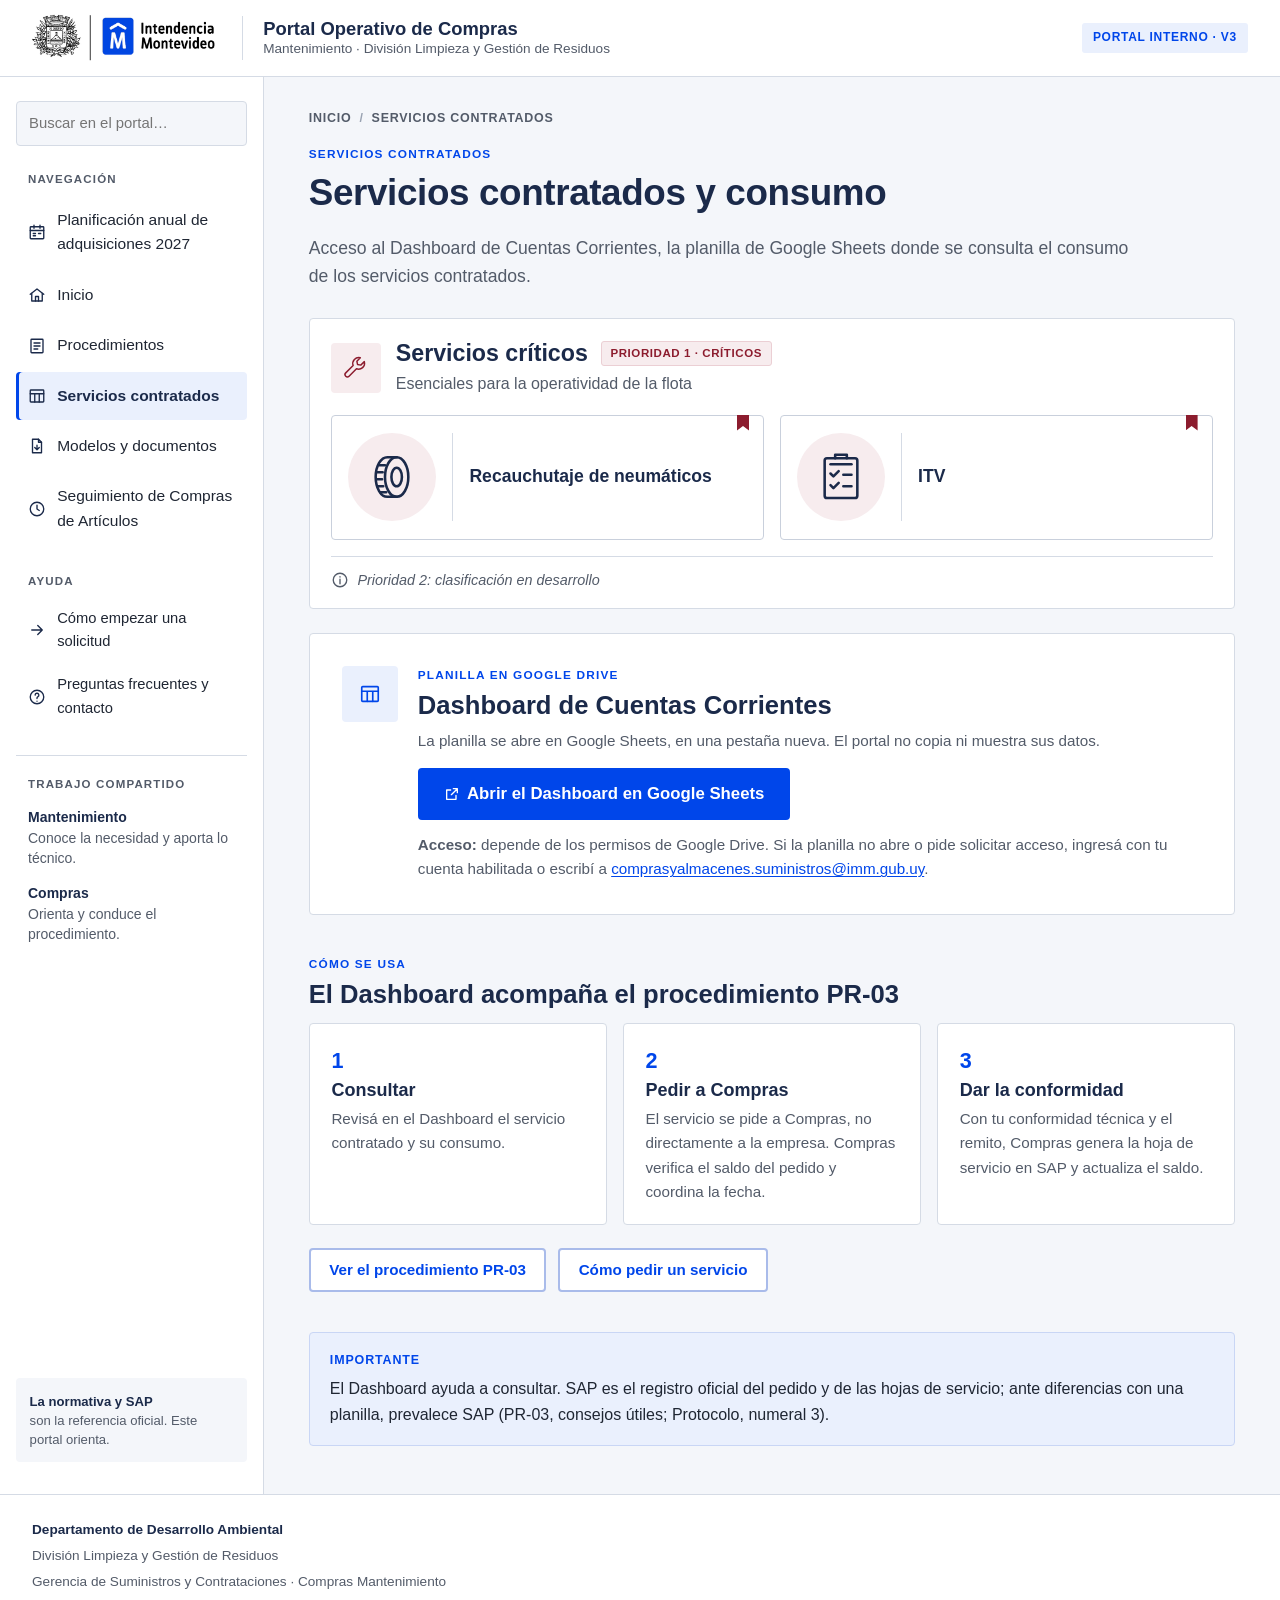
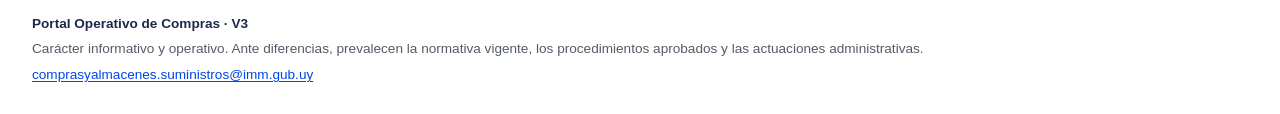
<file: servicios.html>
<!DOCTYPE html>
<html lang="es-UY">
<head>
  <meta charset="utf-8">
  <meta name="viewport" content="width=device-width, initial-scale=1">
  <title>Servicios contratados · Portal Operativo de Compras</title>
  <meta name="description" content="Acceso al Dashboard de Cuentas Corrientes en Google Sheets para consultar el consumo de servicios contratados.">
  <link rel="icon" href="assets/img/logo-im.png">
  <link rel="stylesheet" href="assets/css/styles.css">
</head>
<body>
  <a class="skip-link" href="#contenido">Ir al contenido</a>

  <header class="top">
    <div class="top__inner">
      <!-- EDITAR AQUÍ: logotipo institucional. Reemplazar assets/img/logo-im.png manteniendo el nombre. -->
      <a class="top__logo" href="index.html"><img src="assets/img/logo-im.png" alt="Intendencia de Montevideo" width="640" height="175"></a>
      <span class="top__sep" aria-hidden="true"></span>
      <div class="top__id">
        <a class="top__name" href="index.html">Portal Operativo de Compras</a>
        <span class="top__sub">Mantenimiento · División Limpieza y Gestión de Residuos</span>
      </div>
      <span class="top__tag">Portal interno · <span data-cfg="version">V3</span></span>
      <button class="nav-toggle" type="button" aria-expanded="false" aria-controls="menu"><span class="nav-toggle__bars" aria-hidden="true"></span>Menú</button>
    </div>
  </header>

  <div class="layout">
    <aside class="side" id="menu" aria-label="Menú del portal">
      <form class="search" id="search-form" role="search" autocomplete="off" hidden>
        <label for="search-input">Buscar en el portal</label>
        <input id="search-input" type="search" placeholder="Buscar en el portal…" aria-controls="search-results" aria-expanded="false">
        <ul class="search-results" id="search-results" hidden aria-live="polite"></ul>
      </form>
      <nav class="side-nav" aria-label="Navegación principal">
        <p class="side__label">Navegación</p>
        <ul><li><a href="planificacion.html"><svg viewBox="0 0 24 24" aria-hidden="true" focusable="false"><rect x="3" y="5" width="18" height="16" rx="1"/><path d="M3 10h18M8 3v4M16 3v4"/><path d="M7 14h3M7 17h3M14 14h3"/></svg><span>Planificación anual de adquisiciones 2027</span></a></li><li><a href="index.html"><svg viewBox="0 0 24 24" aria-hidden="true" focusable="false"><path d="M3 11l9-7 9 7"/><path d="M5 10v10h14V10"/><path d="M10 20v-6h4v6"/></svg><span>Inicio</span></a></li><li><a href="procedimientos.html"><svg viewBox="0 0 24 24" aria-hidden="true" focusable="false"><rect x="4" y="3" width="16" height="18" rx="1"/><path d="M8 8h8M8 12h8M8 16h5"/></svg><span>Procedimientos</span></a></li><li><a href="servicios.html" aria-current="page"><svg viewBox="0 0 24 24" aria-hidden="true" focusable="false"><rect x="3" y="4" width="18" height="16" rx="1"/><path d="M3 9h18M9 9v11M15 9v11"/></svg><span>Servicios contratados</span></a></li><li><a href="documentos.html"><svg viewBox="0 0 24 24" aria-hidden="true" focusable="false"><path d="M14 3H6v18h12V7z"/><path d="M14 3v4h4"/><path d="M12 11v6M9 14l3 3 3-3"/></svg><span>Modelos y documentos</span></a></li><li><a href="seguimiento.html"><svg viewBox="0 0 24 24" aria-hidden="true" focusable="false"><circle cx="12" cy="12" r="9"/><path d="M12 7v5l3 2"/></svg><span>Seguimiento de Compras de Artículos</span></a></li></ul>
      </nav>
      <nav class="side-nav side-nav--sec" aria-label="Ayuda">
        <p class="side__label">Ayuda</p>
        <ul><li><a href="como-empezar.html"><svg viewBox="0 0 24 24" aria-hidden="true" focusable="false"><path d="M5 12h14M13 6l6 6-6 6"/></svg><span>Cómo empezar una solicitud</span></a></li><li><a href="preguntas.html"><svg viewBox="0 0 24 24" aria-hidden="true" focusable="false"><circle cx="12" cy="12" r="9"/><path d="M9.5 9.5a2.5 2.5 0 1 1 3.5 2.3c-.6.3-1 .9-1 1.6V14"/><path d="M12 17.5v.01"/></svg><span>Preguntas frecuentes y contacto</span></a></li></ul>
      </nav>
      <div class="side__shared">
        <p class="side__label" style="margin-left:0">Trabajo compartido</p>
        <strong>Mantenimiento</strong>
        <p>Conoce la necesidad y aporta lo técnico.</p>
        <strong>Compras</strong>
        <p>Orienta y conduce el procedimiento.</p>
      </div>
      <div class="side__note"><strong>La normativa y SAP</strong>son la referencia oficial. Este portal orienta.</div>
    </aside>

    <main id="contenido" tabindex="-1">
      <div class="wrap">
        <nav aria-label="Ruta de navegación"><ol class="crumbs"><li><a href="index.html">Inicio</a></li><li aria-current="page">Servicios contratados</li></ol></nav>
        <header class="page-head">
          <span class="eyebrow">Servicios contratados</span>
          <h1>Servicios contratados y consumo</h1>
          <p class="lead">Acceso al Dashboard de Cuentas Corrientes, la planilla de Google Sheets donde se consulta el consumo de los servicios contratados.</p>
        </header>

        <section class="crit" aria-labelledby="crit-servicios">
          <div class="crit__head">
            <span class="crit__mark"><svg viewBox="0 0 48 48" aria-hidden="true" focusable="false" fill="none" stroke="currentColor" stroke-width="2.2" stroke-linecap="round" stroke-linejoin="round"><path d="M30.5 8.5a9 9 0 0 0-10.8 11.7L8.6 31.3a3.5 3.5 0 0 0 5 5l11.1-11.1A9 9 0 0 0 36.5 14.4l-5.3 5.3-4.9-1-1-4.9z"/></svg></span>
            <div class="crit__titles">
              <div class="crit__title"><h2 id="crit-servicios">Servicios críticos</h2><span class="pill pill--crit">Prioridad 1 · Críticos</span></div>
              <p class="crit__lead">Esenciales para la operatividad de la flota</p>
            </div>
          </div>
          <ul class="crit__grid crit__grid--2">
            <li class="crit-card"><span class="crit-card__icon"><svg viewBox="0 0 48 48" aria-hidden="true" focusable="false" fill="none" stroke="currentColor" stroke-width="2.2" stroke-linecap="round" stroke-linejoin="round"><ellipse cx="28" cy="24" rx="10" ry="17"/><ellipse cx="28" cy="24" rx="4.5" ry="8"/><path d="M28 7h-8c-5.5 0-10 7.6-10 17s4.5 17 10 17h8"/><path d="M13 14h5M11 20h5M10.5 26h5M11.5 32h5M14 37h5"/></svg></span><span class="crit-card__text"><span class="crit-card__name">Recauchutaje de neumáticos</span></span></li>
            <li class="crit-card"><span class="crit-card__icon"><svg viewBox="0 0 48 48" aria-hidden="true" focusable="false" fill="none" stroke="currentColor" stroke-width="2.2" stroke-linecap="round" stroke-linejoin="round"><rect x="10" y="8" width="28" height="34" rx="2"/><path d="M19 8V5h10v3"/><path d="M15 21l2.5 2.5L22 19M15 31l2.5 2.5L22 29"/><path d="M26 22h7M26 32h7"/><path d="M15 13h18"/></svg></span><span class="crit-card__text"><span class="crit-card__name">ITV</span></span></li>
          </ul>
          <p class="crit__foot"><svg viewBox="0 0 24 24" aria-hidden="true" focusable="false" fill="none" stroke="currentColor" stroke-width="1.8" stroke-linecap="round"><circle cx="12" cy="12" r="9"/><path d="M12 11v6M12 7.5v.5"/></svg>Prioridad 2: clasificación en desarrollo</p>
        </section>

        <section class="card feature" aria-labelledby="dash">
          <span class="card__icon feature__icon"><svg viewBox="0 0 24 24" aria-hidden="true" focusable="false"><rect x="3" y="4" width="18" height="16" rx="1"/><path d="M3 9h18M9 9v11M15 9v11"/></svg></span>
          <div style="min-width:0">
            <span class="eyebrow">Planilla en Google Drive</span>
            <h2 id="dash" style="margin-bottom:.4rem">Dashboard de Cuentas Corrientes</h2>
            <p style="color:var(--muted)">La planilla se abre en Google Sheets, en una pestaña nueva. El portal no copia ni muestra sus datos.</p>
            <a class="btn btn--lg" href="https://docs.google.com/spreadsheets/d/1NAEIhjoNeMcGJzpsgU3U9vtMtz82D_B0fvaAfEnM7wE/edit" target="_blank" rel="noopener"><svg viewBox="0 0 24 24" aria-hidden="true" focusable="false"><path d="M14 4h6v6M20 4l-9 9"/><path d="M18 14v6H4V6h6"/></svg>Abrir el Dashboard en Google Sheets<span class="sr-only"> (se abre en una pestaña nueva)</span></a>
            <p class="small" style="margin-top:.85rem"><strong>Acceso:</strong> depende de los permisos de Google Drive. Si la planilla no abre o pide solicitar acceso, ingresá con tu cuenta habilitada o escribí a <a href="mailto:comprasyalmacenes.suministros@imm.gub.uy?subject=Acceso%20al%20Dashboard%20de%20Cuentas%20Corrientes">comprasyalmacenes.suministros@imm.gub.uy</a>.</p>
          </div>
        </section>

        <section class="section" aria-labelledby="como">
          <span class="eyebrow">Cómo se usa</span>
          <h2 id="como">El Dashboard acompaña el procedimiento PR-03</h2>
          <ol class="grid grid--3" style="list-style:none;padding:0;margin:0">
            <li class="card"><span class="num">1</span><h3>Consultar</h3><p>Revisá en el Dashboard el servicio contratado y su consumo.</p></li>
            <li class="card"><span class="num">2</span><h3>Pedir a Compras</h3><p>El servicio se pide a Compras, no directamente a la empresa. Compras verifica el saldo del pedido y coordina la fecha.</p></li>
            <li class="card"><span class="num">3</span><h3>Dar la conformidad</h3><p>Con tu conformidad técnica y el remito, Compras genera la hoja de servicio en SAP y actualiza el saldo.</p></li>
          </ol>
          <div class="btn-row"><a class="btn btn--sec" href="pr-03.html">Ver el procedimiento PR-03</a><a class="btn btn--sec" href="pr-03.html#como-pedir">Cómo pedir un servicio</a></div>
        </section>

        <section class="section">
          <div class="note">
            <span class="note__title">Importante</span>
            <p>El Dashboard ayuda a consultar. SAP es el registro oficial del pedido y de las hojas de servicio; ante diferencias con una planilla, prevalece SAP (PR-03, consejos útiles; Protocolo, numeral 3).</p>
          </div>
        </section>
      </div>
    </main>
  </div>

  <footer class="foot">
    <div>
      <p><strong>Departamento de Desarrollo Ambiental</strong></p>
      <p>División Limpieza y Gestión de Residuos</p>
      <p>Gerencia de Suministros y Contrataciones · Compras Mantenimiento</p>
    </div>
    <div>
      <p><strong>Portal Operativo de Compras · <span data-cfg="version">V3</span></strong></p>
      <p>Carácter informativo y operativo. Ante diferencias, prevalecen la normativa vigente, los procedimientos aprobados y las actuaciones administrativas.</p>
      <p><a href="mailto:comprasyalmacenes.suministros@imm.gub.uy">comprasyalmacenes.suministros@imm.gub.uy</a></p>
    </div>
  </footer>

  <script src="assets/js/app.js"></script>
</body>
</html>
</file>
<file: assets/css/styles.css>
/* =========================================================
   Portal Operativo de Compras · V3 · estilos
   Identidad del portal original: azul marino de los
   procedimientos, azul del logotipo IM, Arial, líneas finas.
   Organización tomada de las pantallas de referencia V2.
   ========================================================= */

:root {
  --navy: #1B2A4A;        /* títulos y bloques institucionales */
  --navy-2: #24365E;
  --blue: #0046EA;        /* acento institucional (logotipo IM) */
  --blue-dark: #0036B5;
  --ink: #1F2633;         /* texto principal */
  --muted: #535B69;       /* texto secundario (contraste AA sobre blanco y fondo) */
  --line: #D5DBE5;
  --bg: #F4F6FA;          /* fondo general */
  --white: #FFFFFF;
  --tint: #EAF0FD;        /* aviso informativo, estado activo */
  --warn: #7A4306;
  --warn-bg: #FFF6E5;
  --warn-line: #EED9AE;
  --alert: #8E2A1E;
  --alert-bg: #FDF0EE;
  --alert-line: #F0CBC4;
  --ok-bg: #EEF7F1;
  --radius: 4px;
  --side: 264px;
  --maxw: 1180px;
  --font: Arial, "Helvetica Neue", Helvetica, sans-serif;
}

*, *::before, *::after { box-sizing: border-box; }
html { font-size: 100%; -webkit-text-size-adjust: 100%; scroll-padding-top: 1rem; }
body {
  margin: 0; font-family: var(--font); font-size: 1rem; line-height: 1.6;
  color: var(--ink); background: var(--bg);
}
img { max-width: 100%; height: auto; }
a { color: var(--blue); text-underline-offset: 2px; }
a:hover { color: var(--blue-dark); }
:focus-visible { outline: 3px solid var(--blue); outline-offset: 2px; }
h1, h2, h3, h4 { color: var(--navy); line-height: 1.25; margin: 0 0 .5em; }
h1 { font-size: clamp(1.6rem, 1.2rem + 1.6vw, 2.3rem); letter-spacing: -.01em; }
h2 { font-size: clamp(1.3rem, 1.1rem + .7vw, 1.6rem); }
h3 { font-size: 1.125rem; }
p { margin: 0 0 1em; }
ul, ol { margin: 0 0 1em; padding-left: 1.25em; }
li { margin-bottom: .35em; }
.sr-only { position: absolute; width: 1px; height: 1px; padding: 0; margin: -1px; overflow: hidden; clip: rect(0 0 0 0); white-space: nowrap; border: 0; }

.skip-link { position: absolute; left: -9999px; top: 0; background: var(--navy); color: #fff; padding: .7rem 1rem; z-index: 100; }
.skip-link:focus { left: .5rem; top: .5rem; color: #fff; }

/* ---------- Cabecera ---------- */
.top {
  background: var(--white); border-bottom: 1px solid var(--line);
  position: relative; z-index: 20;
}
.top__inner { display: flex; align-items: center; gap: 1.25rem; padding: .75rem clamp(1rem, 3vw, 2rem); min-height: 76px; }
.top__logo { display: block; flex: 0 0 auto; line-height: 0; }
.top__logo img { height: 52px; width: auto; display: block; }
.top__sep { width: 1px; align-self: stretch; background: var(--line); margin: .25rem 0; }
.top__id { min-width: 0; }
.top__name { display: block; font-weight: 700; color: var(--navy); font-size: 1.15rem; line-height: 1.2; text-decoration: none; }
.top__name:hover { color: var(--navy); text-decoration: underline; }
.top__sub { display: block; color: var(--muted); font-size: .85rem; line-height: 1.35; }
.top__tag {
  margin-left: auto; font-size: .75rem; font-weight: 700; letter-spacing: .06em; text-transform: uppercase;
  color: var(--blue); background: var(--tint); padding: .35rem .7rem; border-radius: 3px; white-space: nowrap;
}
.nav-toggle {
  display: none; margin-left: auto; align-items: center; gap: .5rem;
  font: inherit; font-weight: 700; color: var(--navy); background: var(--white);
  border: 1px solid var(--line); border-radius: var(--radius); padding: .55rem .85rem; min-height: 44px; cursor: pointer;
}
.nav-toggle__bars, .nav-toggle__bars::before, .nav-toggle__bars::after {
  display: block; width: 18px; height: 2px; background: var(--navy); position: relative; content: "";
}
.nav-toggle__bars::before { position: absolute; top: -6px; }
.nav-toggle__bars::after { position: absolute; top: 6px; }

/* ---------- Disposición ---------- */
.layout { display: grid; grid-template-columns: var(--side) minmax(0, 1fr); min-height: calc(100vh - 77px); }
.side {
  background: var(--white); border-right: 1px solid var(--line);
  padding: 1.5rem 1rem 2rem; display: flex; flex-direction: column; gap: 1.5rem;
}
.side__label { font-size: .72rem; font-weight: 700; letter-spacing: .1em; text-transform: uppercase; color: var(--muted); margin: 0 .75rem .5rem; }
.side-nav ul { list-style: none; margin: 0; padding: 0; }
.side-nav li { margin: 0 0 .2rem; }
.side-nav a {
  display: flex; align-items: center; gap: .7rem; padding: .7rem .75rem; min-height: 44px;
  color: var(--ink); text-decoration: none; border-radius: var(--radius); font-size: .97rem;
}
.side-nav a:hover { background: var(--bg); color: var(--navy); }
.side-nav a[aria-current="page"] { background: var(--tint); color: var(--navy); font-weight: 700; box-shadow: inset 3px 0 0 var(--blue); }
.side-nav svg { flex: 0 0 18px; width: 18px; height: 18px; stroke: currentColor; fill: none; stroke-width: 1.8; stroke-linecap: round; stroke-linejoin: round; color: var(--navy); }
.side-nav .pill { margin-left: auto; }
.side-nav--sec a { font-size: .92rem; padding: .5rem .75rem; min-height: 40px; }
.side__shared { border-top: 1px solid var(--line); padding: 1.25rem .75rem 0; font-size: .875rem; }
.side__shared strong { display: block; color: var(--navy); }
.side__shared p { color: var(--muted); margin: 0 0 .8rem; line-height: 1.45; }
.side__note { margin-top: auto; background: var(--bg); border-radius: var(--radius); padding: .85rem; font-size: .82rem; color: var(--muted); line-height: 1.45; }
.side__note strong { color: var(--navy); display: block; }

/* Buscador */
.search { position: relative; }
.search label { position: absolute; width: 1px; height: 1px; overflow: hidden; clip: rect(0 0 0 0); }
.search input {
  width: 100%; font: inherit; font-size: .93rem; padding: .6rem .75rem; min-height: 44px;
  border: 1px solid var(--line); border-radius: var(--radius); background: var(--bg); color: var(--ink);
}
.search input:focus { background: var(--white); }
.search-results { list-style: none; margin: .35rem 0 0; padding: 0; background: var(--white); border: 1px solid var(--line); border-radius: var(--radius); max-height: 320px; overflow: auto; }
.search-results li { margin: 0; border-bottom: 1px solid var(--line); }
.search-results li:last-child { border-bottom: 0; }
.search-results a { display: block; padding: .55rem .75rem; text-decoration: none; color: var(--ink); }
.search-results a:hover, .search-results a:focus { background: var(--tint); }
.search-results .r-t { display: block; font-weight: 700; color: var(--navy); font-size: .9rem; }
.search-results .r-p { display: block; font-size: .78rem; color: var(--muted); }
.search-results .r-empty { padding: .6rem .75rem; font-size: .88rem; color: var(--muted); }

/* ---------- Contenido ---------- */
main { padding: 2rem clamp(1rem, 3.5vw, 3rem) 3rem; min-width: 0; }
main:focus { outline: none; }
.wrap { max-width: var(--maxw); }
.crumbs { list-style: none; display: flex; flex-wrap: wrap; gap: 0; margin: 0 0 1rem; padding: 0; font-size: .78rem; font-weight: 700; letter-spacing: .06em; text-transform: uppercase; color: var(--muted); }
.crumbs li { margin: 0; }
.crumbs li + li::before { content: "/"; margin: 0 .5rem; color: #9AA3B2; }
.crumbs a { color: var(--muted); text-decoration: none; }
.crumbs a:hover { color: var(--blue); text-decoration: underline; }
.page-head { margin-bottom: 1.75rem; }
.page-head .lead { font-size: 1.1rem; color: var(--muted); max-width: 52rem; margin: 0; }
.eyebrow { display: block; font-size: .74rem; font-weight: 700; letter-spacing: .1em; text-transform: uppercase; color: var(--blue); margin-bottom: .35rem; }
.section { margin: 2.5rem 0 0; }
.section > h2 { margin-bottom: .75rem; }
.section-lead { color: var(--muted); max-width: 52rem; }
.measure { max-width: 52rem; }

/* Etiquetas */
.pill { display: inline-block; font-size: .72rem; font-weight: 700; letter-spacing: .05em; text-transform: uppercase; padding: .25rem .55rem; border-radius: 3px; background: var(--tint); color: var(--blue); line-height: 1.3; }
.pill--grey { background: #ECEEF2; color: #4A5261; }
.pill--soon { background: var(--warn-bg); color: var(--warn); border: 1px solid var(--warn-line); }
.pill--navy { background: var(--navy); color: #fff; }
.tags { display: flex; flex-wrap: wrap; gap: .5rem; align-items: center; margin: .9rem 0 0; }

/* Portada */
.hero {
  background: var(--navy); color: #fff; border-radius: var(--radius); padding: clamp(1.5rem, 3vw, 2.5rem);
  display: grid; grid-template-columns: minmax(0, 1.6fr) minmax(0, 1fr); gap: 2rem; align-items: center;
}
.hero h2 { color: #fff; font-size: clamp(1.45rem, 1.1rem + 1.4vw, 2.1rem); margin-bottom: .4rem; }
.hero p { color: #DCE3F0; margin-bottom: 1.25rem; max-width: 40rem; }
.hero .eyebrow { color: #A9BDF2; }
.hero__pair { border: 1px solid #3F5687; background: var(--navy-2); border-radius: var(--radius); padding: 1.25rem; display: grid; gap: .35rem; text-align: center; }
.hero__pair strong { color: #fff; font-size: 1.05rem; }
.hero__pair span { color: #B9C6E0; font-size: .82rem; }
.hero__pair .arrow { color: #F2C14E; font-size: 1.2rem; line-height: 1; }

/* Tarjetas */
.grid { display: grid; gap: 1rem; }
.grid--2 { grid-template-columns: repeat(2, minmax(0, 1fr)); }
.grid--3 { grid-template-columns: repeat(3, minmax(0, 1fr)); }
.grid--4 { grid-template-columns: repeat(4, minmax(0, 1fr)); }
.card { background: var(--white); border: 1px solid var(--line); border-radius: var(--radius); padding: 1.25rem 1.35rem; min-width: 0; }
.card h3 { margin-bottom: .35rem; }
.card p { color: var(--muted); font-size: .95rem; }
.card p:last-child, .card ul:last-child { margin-bottom: 0; }
.card ul { font-size: .95rem; }
.card--link { display: flex; gap: 1rem; align-items: flex-start; position: relative; transition: border-color .15s, box-shadow .15s; }
.card--link:hover { border-color: #9FB4E8; box-shadow: 0 2px 10px rgba(27, 42, 74, .07); }
.card--link h3 a { color: var(--navy); text-decoration: none; }
.card--link h3 a::after { content: ""; position: absolute; inset: 0; }
.card--link h3 a:hover { text-decoration: underline; }
.card--link:focus-within { outline: 3px solid var(--blue); outline-offset: 2px; }
.card--link a:focus-visible { outline: none; }
.card__icon { flex: 0 0 44px; height: 44px; border-radius: var(--radius); background: var(--tint); color: var(--blue); display: grid; place-items: center; font-weight: 700; font-size: .95rem; }
.card__icon svg { width: 22px; height: 22px; stroke: currentColor; fill: none; stroke-width: 1.8; stroke-linecap: round; stroke-linejoin: round; }
.card__body { min-width: 0; flex: 1; }
.card--soon { background: #FBFBFC; }
.card--soon .card__icon { background: #ECEEF2; color: #4A5261; }
.card .num { font-size: 1.35rem; font-weight: 700; color: var(--blue); }

/* Roles */
.role h3 { display: flex; align-items: center; gap: .5rem; flex-wrap: wrap; }
.role__steps { font-size: .8rem; color: var(--muted); margin-top: .75rem; border-top: 1px solid var(--line); padding-top: .6rem; }
.role--dep { border-top: 3px solid var(--blue); }
.role--compras { border-top: 3px solid var(--navy); }
.role--otro { border-top: 3px solid #8592AD; }

/* Ficha de datos */
.facts { display: grid; grid-template-columns: repeat(auto-fit, minmax(210px, 1fr)); background: var(--white); border: 1px solid var(--line); border-radius: var(--radius); margin: 0; }
.facts div { padding: .9rem 1.1rem; border-right: 1px solid var(--line); border-bottom: 1px solid var(--line); margin-right: -1px; margin-bottom: -1px; }
.facts dt { font-size: .72rem; font-weight: 700; letter-spacing: .08em; text-transform: uppercase; color: var(--muted); margin-bottom: .2rem; }
.facts dd { margin: 0; font-weight: 700; color: var(--navy); font-size: .95rem; line-height: 1.4; }

/* Avisos */
.note { border-radius: var(--radius); padding: 1.1rem 1.25rem; border: 1px solid #C9D6F5; background: var(--tint); }
.note > :last-child { margin-bottom: 0; }
.note__title { display: block; font-size: .78rem; font-weight: 700; letter-spacing: .07em; text-transform: uppercase; color: var(--blue); margin-bottom: .35rem; }
.note--warn { background: var(--warn-bg); border-color: var(--warn-line); }
.note--warn .note__title { color: var(--warn); }
.note--alert { background: var(--alert-bg); border-color: var(--alert-line); }
.note--alert .note__title { color: var(--alert); }
.note--plain { background: var(--white); border-color: var(--line); }
.note--plain .note__title { color: var(--blue); }
.note small, .small { font-size: .85rem; color: var(--muted); }

/* Botones */
.btn-row { display: flex; flex-wrap: wrap; gap: .75rem; margin-top: 1.1rem; }
.btn {
  display: inline-flex; align-items: center; justify-content: center; gap: .45rem; min-height: 44px;
  padding: .6rem 1.15rem; border-radius: var(--radius); font: inherit; font-weight: 700; font-size: .95rem;
  text-decoration: none; background: var(--blue); color: #fff; border: 2px solid var(--blue); cursor: pointer; line-height: 1.2;
}
.btn:hover { background: var(--blue-dark); border-color: var(--blue-dark); color: #fff; }
.btn--sec { background: var(--white); color: var(--blue); border-color: #A9BBEA; }
.btn--sec:hover { background: var(--tint); color: var(--blue-dark); border-color: var(--blue); }
.btn--lg { font-size: 1.05rem; padding: .85rem 1.5rem; }
.btn--disabled, .btn--disabled:hover { background: #ECEEF2; color: #5C6473; border: 2px dashed #B7BECB; cursor: not-allowed; }
.btn svg { width: 16px; height: 16px; stroke: currentColor; fill: none; stroke-width: 2; stroke-linecap: round; stroke-linejoin: round; }

/* Pasos del procedimiento */
.stages { display: flex; gap: .5rem; flex-wrap: wrap; list-style: none; padding: 0; margin: 0 0 1.25rem; counter-reset: st; }
.stages li { margin: 0; flex: 1 1 150px; background: var(--white); border: 1px solid var(--line); border-radius: var(--radius); padding: .7rem .85rem; font-size: .9rem; font-weight: 700; color: var(--navy); display: flex; gap: .55rem; align-items: center; }
.stages li::before { counter-increment: st; content: counter(st); flex: 0 0 26px; height: 26px; border-radius: 50%; background: var(--blue); color: #fff; display: grid; place-items: center; font-size: .8rem; }
.stages a { color: inherit; text-decoration: none; }
.stages a:hover { text-decoration: underline; }
.stage { margin-top: 1.5rem; }
.stage > h3 { font-size: 1rem; text-transform: uppercase; letter-spacing: .05em; color: var(--muted); border-bottom: 1px solid var(--line); padding-bottom: .4rem; margin-bottom: .75rem; }
.steps { list-style: none; margin: 0; padding: 0; display: grid; gap: .6rem; }
.step { margin: 0; display: grid; grid-template-columns: 44px minmax(0, 1fr); gap: .9rem; background: var(--white); border: 1px solid var(--line); border-radius: var(--radius); padding: .9rem 1.1rem; }
.step__n { width: 36px; height: 36px; border-radius: var(--radius); background: var(--navy); color: #fff; display: grid; place-items: center; font-weight: 700; }
.step__who { margin-bottom: .25rem; }
.step--dep .step__n { background: var(--blue); }
.step--otro .step__n { background: #5F6E8D; }
.step p { margin: 0; }
.step ul { margin: .4rem 0 0; }
.step__reg { margin-top: .4rem !important; font-size: .85rem; color: var(--muted); }

/* Listas de control */
.check { list-style: none; padding: 0; }
.check li { position: relative; padding-left: 1.75rem; }
.check li::before { content: ""; position: absolute; left: 0; top: .3em; width: 1rem; height: 1rem; border: 2px solid var(--blue); border-radius: 2px; }
.check--dont li::before { border-color: var(--alert); background: linear-gradient(45deg, transparent 45%, var(--alert) 45%, var(--alert) 55%, transparent 55%), linear-gradient(-45deg, transparent 45%, var(--alert) 45%, var(--alert) 55%, transparent 55%); }

/* Tablas */
.table-wrap { overflow-x: auto; border: 1px solid var(--line); border-radius: var(--radius); background: var(--white); }
table { width: 100%; border-collapse: collapse; font-size: .93rem; }
caption { text-align: left; font-weight: 700; color: var(--navy); padding: .85rem 1rem .25rem; }
th, td { text-align: left; vertical-align: top; padding: .75rem 1rem; border-bottom: 1px solid var(--line); }
thead th { background: var(--navy); color: #fff; font-size: .8rem; letter-spacing: .03em; }
tbody tr:last-child th, tbody tr:last-child td { border-bottom: 0; }
tbody th { color: var(--navy); }
td ul { margin: 0; }

/* Comparación de dos figuras (PR-04) */
.split { display: grid; grid-template-columns: repeat(2, minmax(0, 1fr)); gap: 1rem; }
.split .card { border-top: 3px solid var(--blue); }
.split .card:nth-child(2) { border-top-color: var(--navy); }
.split dl { margin: .75rem 0 0; font-size: .93rem; }
.split dt { font-weight: 700; color: var(--navy); margin-top: .6rem; }
.split dd { margin: .1rem 0 0; color: var(--ink); }

/* Figuras */
.figure { margin: 0; background: var(--white); border: 1px solid var(--line); border-radius: var(--radius); padding: 1rem; }
.figure img { display: block; margin: 0 auto; max-height: 900px; width: auto; }
.figure figcaption { font-size: .85rem; color: var(--muted); margin-top: .75rem; }

/* Desplegables */
details { background: var(--white); border: 1px solid var(--line); border-radius: var(--radius); margin-bottom: .6rem; }
details > summary { cursor: pointer; padding: .9rem 1.1rem; font-weight: 700; color: var(--navy); list-style-position: outside; margin-left: 1rem; min-height: 44px; }
details > summary:hover { color: var(--blue); }
details > div { padding: 0 1.1rem 1rem 2.1rem; }
details > div > :last-child { margin-bottom: 0; }
details .src { font-size: .82rem; color: var(--muted); }

/* Biblioteca de documentos */
.doc { display: grid; grid-template-columns: 52px minmax(0, 1fr); gap: 1rem; align-items: start; }
.doc__type { width: 52px; height: 52px; border-radius: var(--radius); display: grid; place-items: center; font-size: .72rem; font-weight: 700; letter-spacing: .04em; background: var(--tint); color: var(--blue); }
.doc__type--pdf { background: #F7E9E7; color: var(--alert); }
.doc .btn-row { margin-top: .75rem; }
.doc .meta { font-size: .8rem; color: var(--muted); margin: .2rem 0 0; }

/* Pie */
.foot { border-top: 1px solid var(--line); background: var(--white); padding: 1.5rem clamp(1rem, 3vw, 2rem); font-size: .85rem; color: var(--muted); display: flex; flex-wrap: wrap; gap: 1rem 2.5rem; justify-content: space-between; }
.foot p { margin: 0 0 .25rem; }
.foot strong { color: var(--navy); }

/* Clasificación por importancia (Prioridad 1 · tarjetas) */
.crit { --crit: #8C1C2E; --crit-soft: #F7ECEE; background: var(--white); border: 1px solid var(--line); border-radius: var(--radius); padding: 1.25rem 1.35rem 1rem; margin: 0 0 1.5rem; color: var(--navy); }
.crit__head { display: flex; align-items: center; gap: .9rem; margin-bottom: 1.1rem; }
.crit__mark { flex: 0 0 auto; width: 50px; height: 50px; display: grid; place-items: center; background: var(--crit-soft); border-radius: var(--radius); color: var(--crit); }
.crit__mark svg { width: 32px; height: 32px; }
.crit__titles { min-width: 0; }
.crit__title { display: flex; flex-wrap: wrap; align-items: center; gap: .4rem .8rem; }
.crit h2 { margin: 0; font-size: 1.45rem; color: var(--navy); }
.crit__lead { margin: .2rem 0 0; color: var(--muted); }
.pill--crit { background: var(--crit-soft, #F7ECEE); color: var(--crit, #8C1C2E); border: 1px solid #EBCFD4; }
.crit__grid { list-style: none; margin: 0; padding: 0; display: grid; gap: 1rem; }
.crit__grid--2 { grid-template-columns: repeat(2, minmax(0, 1fr)); }
.crit__grid--4 { grid-template-columns: repeat(4, minmax(0, 1fr)); }
.crit-card { position: relative; margin: 0; background: var(--white); border: 1px solid #C9D0DC; border-radius: var(--radius); padding: 1.1rem 1rem; display: flex; align-items: center; gap: 1rem; min-width: 0; }
.crit-card::after { content: ""; position: absolute; top: -1px; right: 14px; width: 12px; height: 16px; background: var(--crit); clip-path: polygon(0 0, 100% 0, 100% 100%, 50% 72%, 0 100%); }
.crit-card__icon { flex: 0 0 auto; width: 88px; height: 88px; border-radius: 50%; background: var(--crit-soft); display: grid; place-items: center; color: var(--navy); }
.crit-card__icon svg { width: 56px; height: 56px; }
.crit-card__text { min-width: 0; }
.crit-card__name { display: block; font-size: 1.1rem; font-weight: 700; color: var(--navy); line-height: 1.25; overflow-wrap: anywhere; }
.crit-card__sub { display: block; margin-top: .2rem; font-size: .86rem; color: var(--muted); line-height: 1.3; }
.crit__grid--2 .crit-card__text { border-left: 1px solid var(--line); padding-left: 1rem; align-self: stretch; display: flex; flex-direction: column; justify-content: center; }
.crit__grid--4 .crit-card { flex-direction: column; text-align: center; padding: 1.2rem .8rem 1rem; }
.crit__foot { display: flex; align-items: center; gap: .5rem; margin: 1rem 0 0; padding-top: .75rem; border-top: 1px solid var(--line); font-size: .9rem; font-style: italic; color: var(--muted); }
.crit__foot svg { flex: 0 0 auto; width: 18px; height: 18px; color: var(--muted); }
.crit__grid--5 { grid-template-columns: repeat(5, minmax(0, 1fr)); gap: .85rem; }
@media (max-width: 1100px) { .crit__grid--4 { grid-template-columns: repeat(2, minmax(0, 1fr)); } .crit__grid--5 { grid-template-columns: repeat(3, minmax(0, 1fr)); } }
@media (max-width: 640px) {
  .crit { padding: 1rem .9rem .85rem; }
  .crit__head { align-items: flex-start; }
  .crit h2 { font-size: 1.25rem; }
  .crit__grid--2 { grid-template-columns: 1fr; }
  .crit__grid--4, .crit__grid--5 { grid-template-columns: repeat(2, minmax(0, 1fr)); gap: .75rem; }
  .crit-card__icon { width: 70px; height: 70px; }
  .crit-card__icon svg { width: 44px; height: 44px; }
  .crit__grid--4 .crit-card { padding: 1rem .5rem .85rem; }
  .crit__grid--4 .crit-card__name { font-size: 1rem; }
}
@media (max-width: 360px) { .crit__grid--4, .crit__grid--5 { grid-template-columns: 1fr; } }

.pending { background: var(--white); border: 1px dashed #B7BECB; border-radius: var(--radius); padding: 1rem 1.25rem; color: var(--muted); }
.pending strong { color: var(--navy); }

/* Flujo del Tablero de Seguimiento */
.flow { list-style: none; margin: 0 0 1rem; padding: 0; display: grid; grid-template-columns: repeat(4, minmax(0, 1fr)); gap: 1.6rem; }
.flow > li { position: relative; margin: 0; background: var(--white); border: 1px solid var(--line); border-top: 4px solid var(--navy); border-radius: var(--radius); padding: .9rem 1rem; }
.flow > li + li::before { content: "\2192"; position: absolute; left: -1.35rem; top: 50%; transform: translateY(-50%); color: var(--navy); font-weight: 700; font-size: 1.1rem; }
.flow__k { display: block; font-size: .72rem; font-weight: 700; letter-spacing: .05em; text-transform: uppercase; color: var(--blue); margin-bottom: .2rem; }
.flow h3 { font-size: 1rem; margin: 0 0 .3rem; color: var(--navy); }
.flow p { margin: 0; font-size: .9rem; color: var(--muted); }
.map { width: 100%; border-collapse: collapse; background: var(--white); border: 1px solid var(--line); font-size: .93rem; }
.map th, .map td { text-align: left; padding: .6rem .8rem; border-bottom: 1px solid var(--line); vertical-align: top; }
.map thead th { background: var(--navy); color: #fff; font-size: .8rem; letter-spacing: .04em; text-transform: uppercase; }
.map td:first-child { font-weight: 700; color: var(--navy); white-space: nowrap; }
.map .arrow { color: var(--muted); text-align: center; width: 2rem; }
.map tr.map__sep td { border-top: 2px dashed #B7BECB; }
.tag-st { display: inline-block; font-weight: 700; font-size: .85rem; padding: .15rem .5rem; border-radius: 3px; border-left: 4px solid; }
.tag-st--ini { background: #FCF1DE; border-color: #B7791F; color: #7A4306; }
.tag-st--pro { background: #E4EEF8; border-color: #2E6DA4; color: #1F4E79; }
.tag-st--fin { background: #E5F2E7; border-color: #3A7D44; color: #285A30; }
.tag-st--ver { background: #EEF0F3; border-color: #4A5568; color: #3A4352; }
.tag-st--fue { background: #EDEDED; border-color: #7F7F7F; color: #4A4A4A; }
@media (max-width: 1100px) { .flow { grid-template-columns: repeat(2, minmax(0, 1fr)); } .flow > li:nth-child(3)::before { display: none; } }
@media (max-width: 640px) {
  .flow { grid-template-columns: 1fr; gap: 1.4rem; }
  .flow > li + li::before { content: "\2193"; left: 50%; top: -1.25rem; transform: translateX(-50%); display: block !important; }
  .map td:first-child { white-space: normal; }
  .map .arrow { display: none; }
}

/* ---------- Adaptación ---------- */
@media (max-width: 1100px) {
  .grid--4 { grid-template-columns: repeat(2, minmax(0, 1fr)); }
  .grid--3 { grid-template-columns: repeat(2, minmax(0, 1fr)); }
  .hero { grid-template-columns: 1fr; }
  .hero__pair { display: none; }
}
@media (max-width: 900px) {
  :root { --side: 0px; }
  .layout { display: block; }
  .top__tag { display: none; }
  .js .nav-toggle { display: inline-flex; }
  .side { border-right: 0; border-bottom: 1px solid var(--line); padding: 1rem; }
  .js .side { display: none; }
  .js .side.is-open { display: flex; }
  .side__shared, .side__note { display: none; }
  .split { grid-template-columns: 1fr; }
}
@media (max-width: 640px) {
  body { font-size: .98rem; }
  .top__inner { gap: .75rem; min-height: 64px; padding: .6rem 1rem; }
  .top__logo img { height: 40px; }
  .top__sep, .top__id { display: none; }
  main { padding: 1.25rem 1rem 2.5rem; }
  .grid--2, .grid--3, .grid--4 { grid-template-columns: 1fr; }
  .step { grid-template-columns: 1fr; gap: .5rem; padding: .85rem 1rem; }
  .step__n { width: 32px; height: 32px; }
  .stages li { flex-basis: 100%; }
  .btn-row .btn { width: 100%; }
  /* Tablas apiladas */
  table.stack thead { position: absolute; width: 1px; height: 1px; overflow: hidden; clip: rect(0 0 0 0); }
  table.stack, table.stack tbody, table.stack tr, table.stack th, table.stack td { display: block; width: 100%; }
  table.stack tr { border-bottom: 1px solid var(--line); padding: .5rem 0; }
  table.stack tbody tr:last-child { border-bottom: 0; }
  table.stack th, table.stack td { border: 0; padding: .3rem 1rem; }
  table.stack td::before { content: attr(data-label); display: block; font-size: .72rem; font-weight: 700; letter-spacing: .06em; text-transform: uppercase; color: var(--muted); }
}
@media (max-width: 380px) {
  .top__logo img { height: 34px; }
}
@media print {
  .side, .nav-toggle, .skip-link, .btn-row { display: none !important; }
  .layout { display: block; }
  body { background: #fff; }
}
@media (prefers-reduced-motion: reduce) { * { transition: none !important; } }

/* Bloque destacado (Servicios contratados) */
.feature { display: flex; gap: 1.25rem; align-items: flex-start; padding: clamp(1.25rem, 3vw, 2rem); }
.feature__icon { flex-basis: 56px; height: 56px; }
.btn { text-align: center; }
@media (max-width: 640px) {
  .feature { display: block; }
  .feature__icon { display: none; }
}
.side-nav .pill { font-size: .62rem; padding: .2rem .4rem; letter-spacing: .03em; }
</file>
